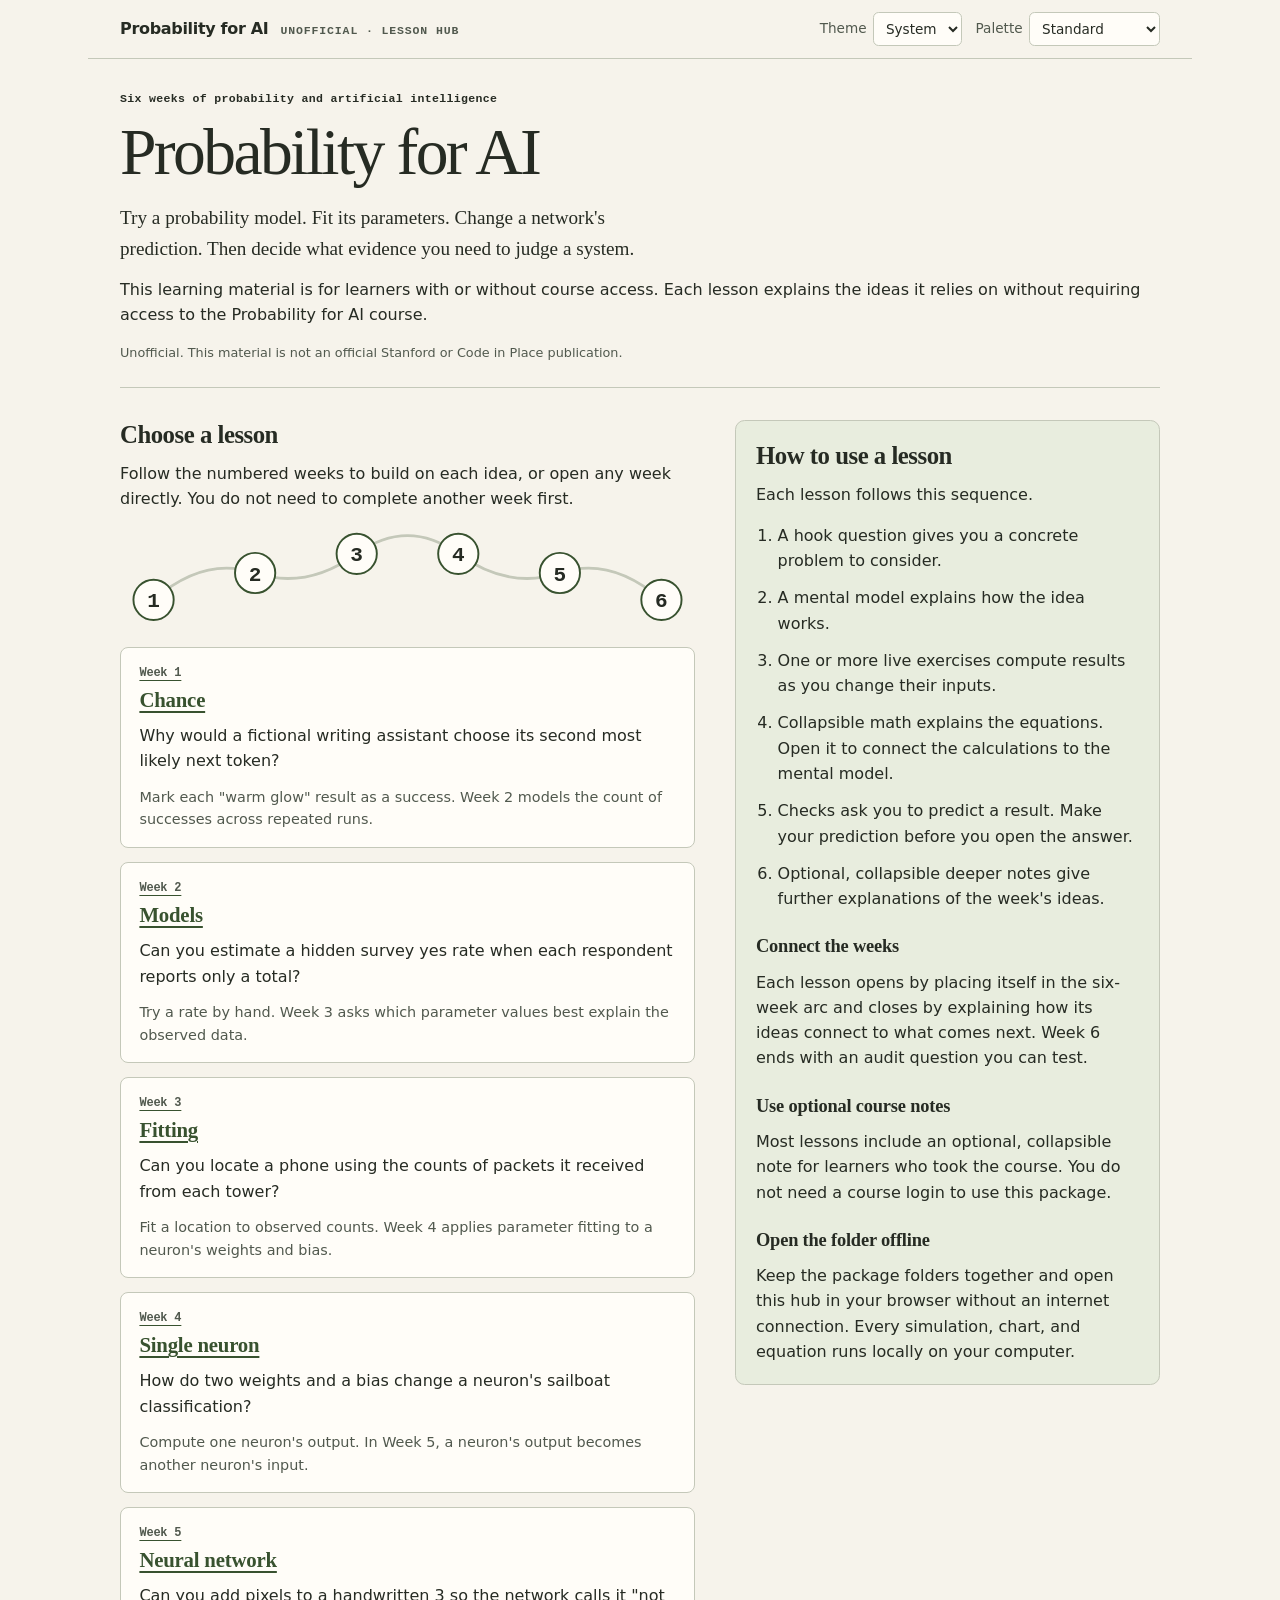
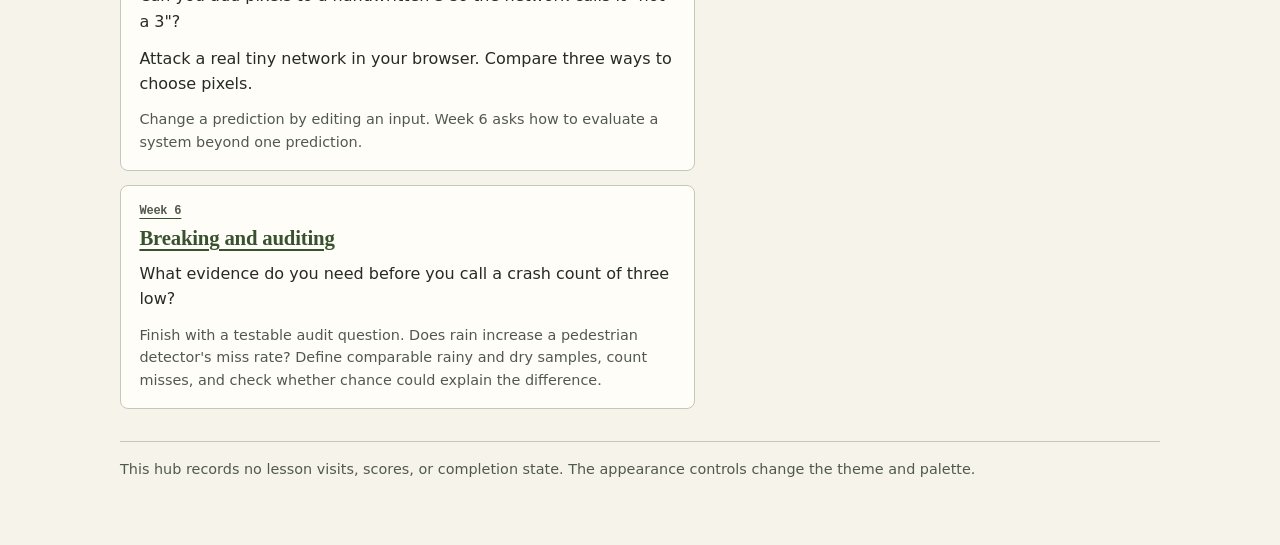
<file: index.html>
<!doctype html>
<html lang="en">
<head>
  <meta charset="utf-8">
  <meta name="viewport" content="width=device-width, initial-scale=1">
  <meta name="description" content="Unofficial Probability for AI learning material. Six self-contained lessons work offline without course access.">
  <title>Probability for AI | Lesson hub</title>
  <link rel="stylesheet" href="shared/site.css">
  <style>
    .hub {
      display: grid;
      gap: 2rem;
      max-inline-size: 47rem;
      margin: auto;
      padding: 2rem clamp(1rem, 4vw, 2rem) 4rem;
    }
    .hub > * { min-inline-size: 0; }
    .hub-intro { border-block-end: 1px solid var(--line); padding-block-end: 1.5rem; }
    .hub-intro h1 { margin-block: 0.65rem 1rem; }
    .hub-intro .lead { font: 1.2rem/1.6 var(--serif); max-inline-size: 58ch; }
    .hub .eyebrow { text-transform: none; letter-spacing: 0.03em; }
    .arc-visual { display: block; inline-size: 100%; block-size: auto; margin-block: 1rem; }
    .arc-visual path { fill: none; stroke: var(--line); stroke-width: 3; }
    .arc-visual circle { fill: var(--card); stroke: var(--chart-1); stroke-width: 2; }
    .arc-visual text { fill: var(--ink); font: 600 22px var(--mono); text-anchor: middle; }
    .lesson-choices { margin: 1.25rem 0 0; padding: 0; list-style: none; display: grid; gap: 0.85rem; }
    .lesson-choice { border: 1px solid var(--line); border-radius: 0.5rem; background: var(--card); padding: 1rem 1.15rem; }
    .lesson-choice h3 { font-size: 1.3rem; }
    .lesson-choice a { display: inline-block; }
    .week-label { display: block; font: 600 0.75rem/1.5 var(--mono); color: var(--muted); margin-block-end: 0.25rem; }
    .lesson-choice .connection { color: var(--muted); font-size: 0.9rem; }
    .hub-guide { align-self: start; border: 1px solid var(--line); border-radius: 0.6rem; background: var(--panel); padding: 1.25rem; }
    .hub-guide ol { padding-inline-start: 1.35rem; margin-block: 1rem; }
    .hub-guide li + li { margin-block-start: 0.75rem; }
    .hub-guide h3 { margin-block-start: 1.5rem; }
    .hub-footer { border-block-start: 1px solid var(--line); padding-block-start: 1rem; font-size: 0.9rem; color: var(--muted); }
    @media (min-width: 64rem) {
      .hub { max-inline-size: 69rem; grid-template-columns: minmax(0, 1.15fr) minmax(0, 0.85fr); column-gap: 2.5rem; }
      .hub-intro, .hub-footer { grid-column: 1 / -1; }
    }
  </style>
  <script src="shared/site.js" defer></script>
</head>
<body>
  <a class="skip-link" href="#main-content">Skip to lessons</a>
  <header class="lesson-bar">
    <div class="series">
      <a class="brand" href="index.html">Probability for AI</a>
      <span class="muted eyebrow">Unofficial · Lesson hub</span>
    </div>
    <div class="bar-controls">
      <label class="bar-control" for="theme-select">Theme
        <select id="theme-select">
          <option value="system">System</option>
          <option value="light">Light</option>
          <option value="dark">Dark</option>
        </select>
      </label>
      <label class="bar-control" for="palette-select">Palette
        <select id="palette-select">
          <option value="default">Standard</option>
          <option value="cb">High-contrast</option>
        </select>
      </label>
    </div>
  </header>
  <main id="main-content" class="hub" tabindex="-1">
    <header class="hub-intro">
      <p class="eyebrow">Six weeks of probability and artificial intelligence</p>
      <h1>Probability for AI</h1>
      <p class="lead">Try a probability model. Fit its parameters. Change a network's prediction. Then decide what evidence you need to judge a system.</p>
      <p>This learning material is for learners with or without course access. Each lesson explains the ideas it relies on without requiring access to the Probability for AI course.</p>
      <p class="unofficial-note">Unofficial. This material is not an official Stanford or Code in Place publication.</p>
    </header>

    <nav aria-labelledby="lessons-heading">
      <h2 id="lessons-heading">Choose a lesson</h2>
      <p>Follow the numbered weeks to build on each idea, or open any week directly. You do not need to complete another week first.</p>
      <svg class="arc-visual" viewBox="0 0 600 104" aria-hidden="true" focusable="false">
        <path d="M35 76 Q88 30 141 48 T247 28 T353 28 T459 48 T565 76" />
        <circle cx="35" cy="76" r="21" /><text x="35" y="84">1</text>
        <circle cx="141" cy="48" r="21" /><text x="141" y="56">2</text>
        <circle cx="247" cy="28" r="21" /><text x="247" y="36">3</text>
        <circle cx="353" cy="28" r="21" /><text x="353" y="36">4</text>
        <circle cx="459" cy="48" r="21" /><text x="459" y="56">5</text>
        <circle cx="565" cy="76" r="21" /><text x="565" y="84">6</text>
      </svg>
      <ol class="lesson-choices" role="list">
        <li class="lesson-choice">
          <h3><a href="lessons/week1.html"><span class="week-label">Week 1</span>Chance</a></h3>
          <p>Why would a fictional writing assistant choose its second most likely next token?</p>
          <p class="connection">Mark each "warm glow" result as a success. Week 2 models the count of successes across repeated runs.</p>
        </li>
        <li class="lesson-choice">
          <h3><a href="lessons/week2.html"><span class="week-label">Week 2</span>Models</a></h3>
          <p>Can you estimate a hidden survey yes rate when each respondent reports only a total?</p>
          <p class="connection">Try a rate by hand. Week 3 asks which parameter values best explain the observed data.</p>
        </li>
        <li class="lesson-choice">
          <h3><a href="lessons/week3.html"><span class="week-label">Week 3</span>Fitting</a></h3>
          <p>Can you locate a phone using the counts of packets it received from each tower?</p>
          <p class="connection">Fit a location to observed counts. Week 4 applies parameter fitting to a neuron's weights and bias.</p>
        </li>
        <li class="lesson-choice">
          <h3><a href="lessons/week4.html"><span class="week-label">Week 4</span>Single neuron</a></h3>
          <p>How do two weights and a bias change a neuron's sailboat classification?</p>
          <p class="connection">Compute one neuron's output. In Week 5, a neuron's output becomes another neuron's input.</p>
        </li>
        <li class="lesson-choice">
          <h3><a href="lessons/week5.html"><span class="week-label">Week 5</span>Neural network</a></h3>
          <p>Can you add pixels to a handwritten 3 so the network calls it "not a 3"?</p>
          <p>Attack a real tiny network in your browser. Compare three ways to choose pixels.</p>
          <p class="connection">Change a prediction by editing an input. Week 6 asks how to evaluate a system beyond one prediction.</p>
        </li>
        <li class="lesson-choice">
          <h3><a href="lessons/week6.html"><span class="week-label">Week 6</span>Breaking and auditing</a></h3>
          <p>What evidence do you need before you call a crash count of three low?</p>
          <p class="connection">Finish with a testable audit question. Does rain increase a pedestrian detector's miss rate? Define comparable rainy and dry samples, count misses, and check whether chance could explain the difference.</p>
        </li>
      </ol>
    </nav>

    <aside class="hub-guide" aria-labelledby="guide-heading">
      <h2 id="guide-heading">How to use a lesson</h2>
      <p>Each lesson follows this sequence.</p>
      <ol>
        <li>A hook question gives you a concrete problem to consider.</li>
        <li>A mental model explains how the idea works.</li>
        <li>One or more live exercises compute results as you change their inputs.</li>
        <li>Collapsible math explains the equations. Open it to connect the calculations to the mental model.</li>
        <li>Checks ask you to predict a result. Make your prediction before you open the answer.</li>
        <li>Optional, collapsible deeper notes give further explanations of the week's ideas.</li>
      </ol>
      <h3>Connect the weeks</h3>
      <p>Each lesson opens by placing itself in the six-week arc and closes by explaining how its ideas connect to what comes next. Week 6 ends with an audit question you can test.</p>
      <h3>Use optional course notes</h3>
      <p>Most lessons include an optional, collapsible note for learners who took the course. You do not need a course login to use this package.</p>
      <h3>Open the folder offline</h3>
      <p>Keep the package folders together and open this hub in your browser without an internet connection. Every simulation, chart, and equation runs locally on your computer.</p>
    </aside>

    <footer class="hub-footer">
      <p>This hub records no lesson visits, scores, or completion state. The appearance controls change the theme and palette.</p>
    </footer>
  </main>
</body>
</html>
</file>
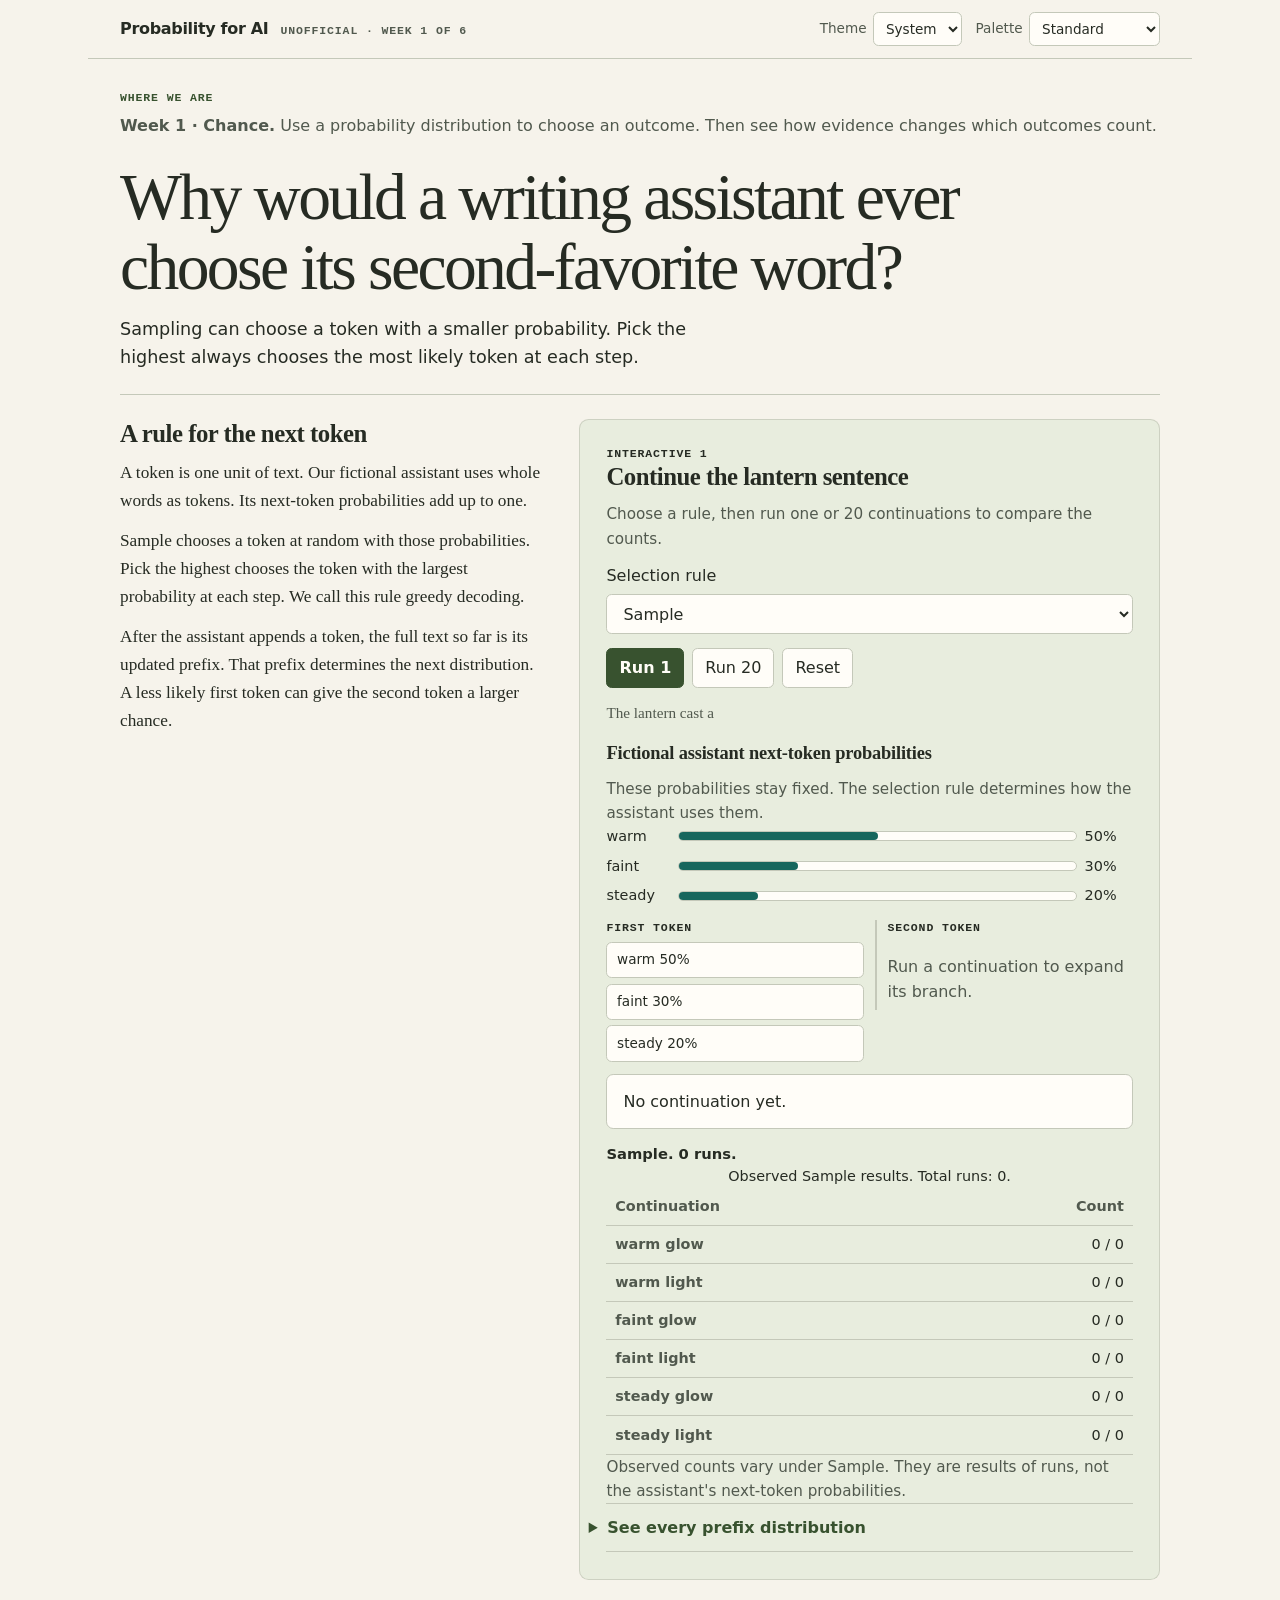
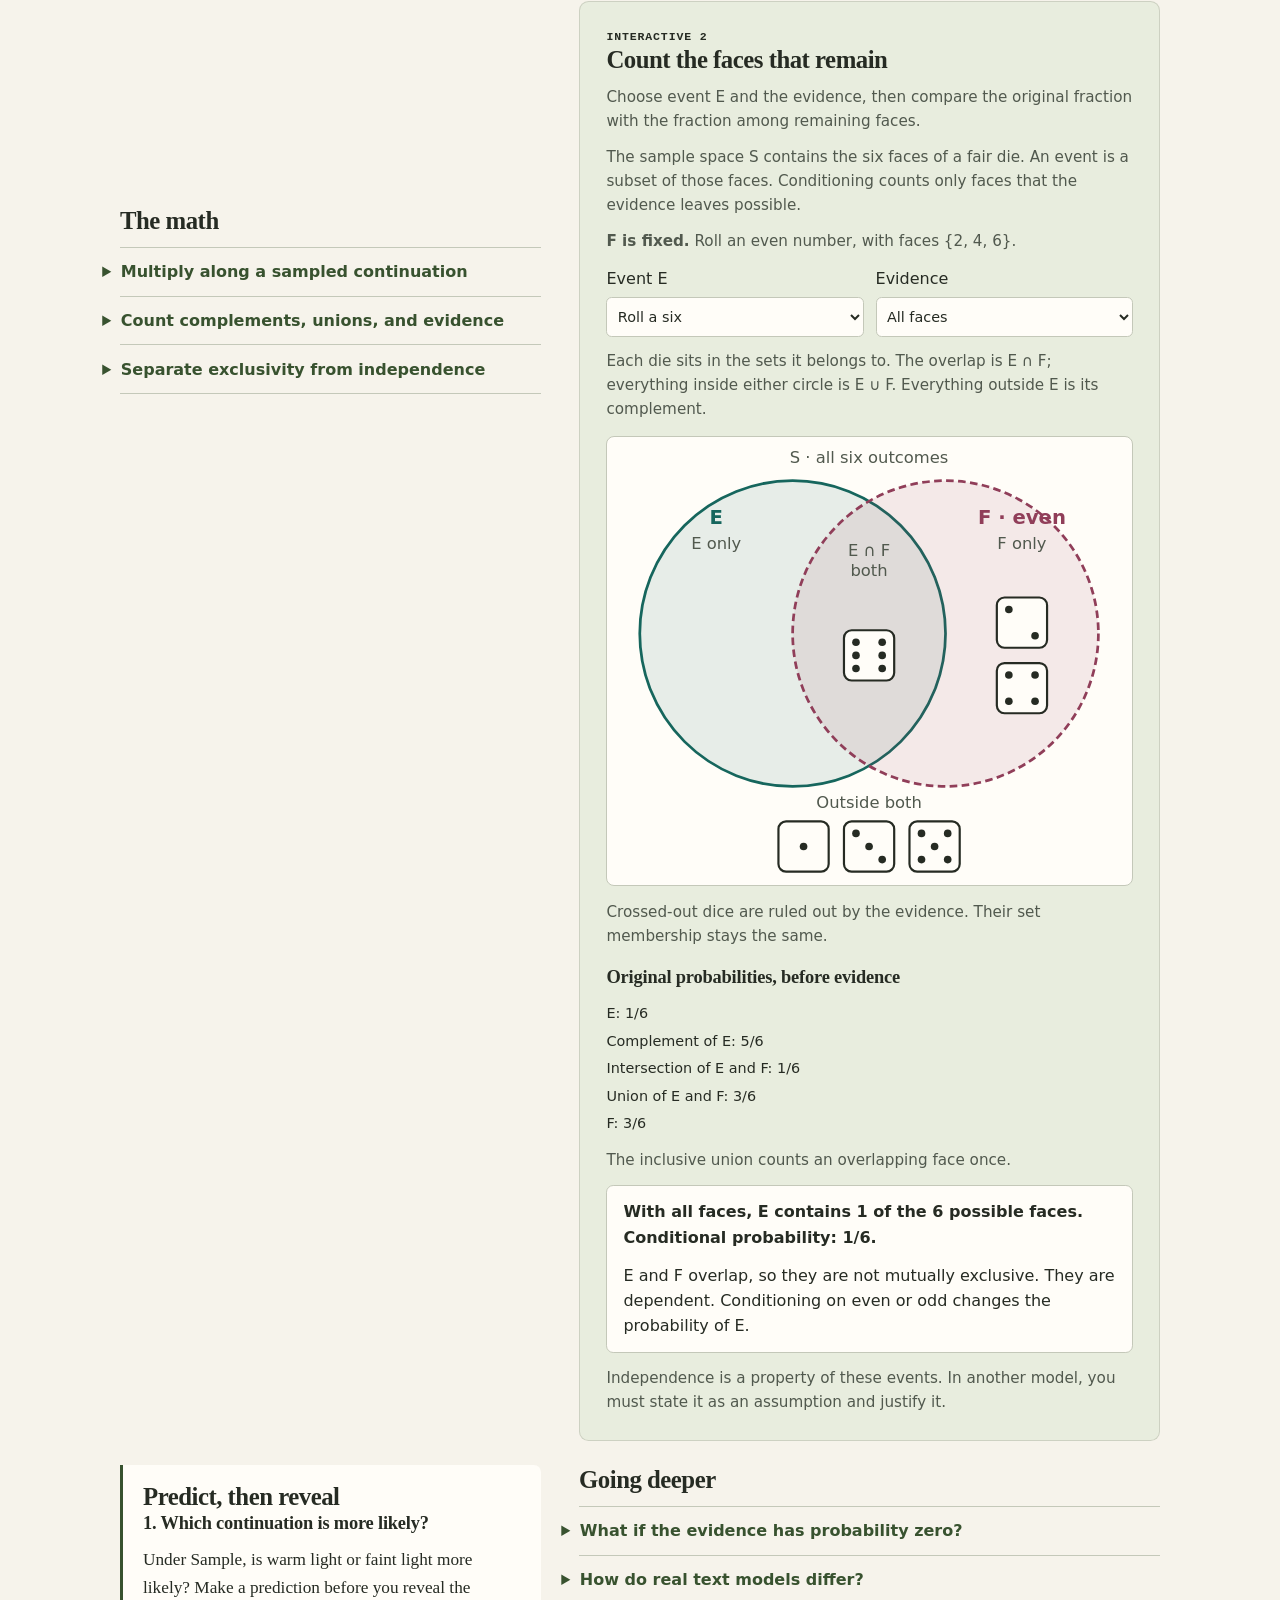
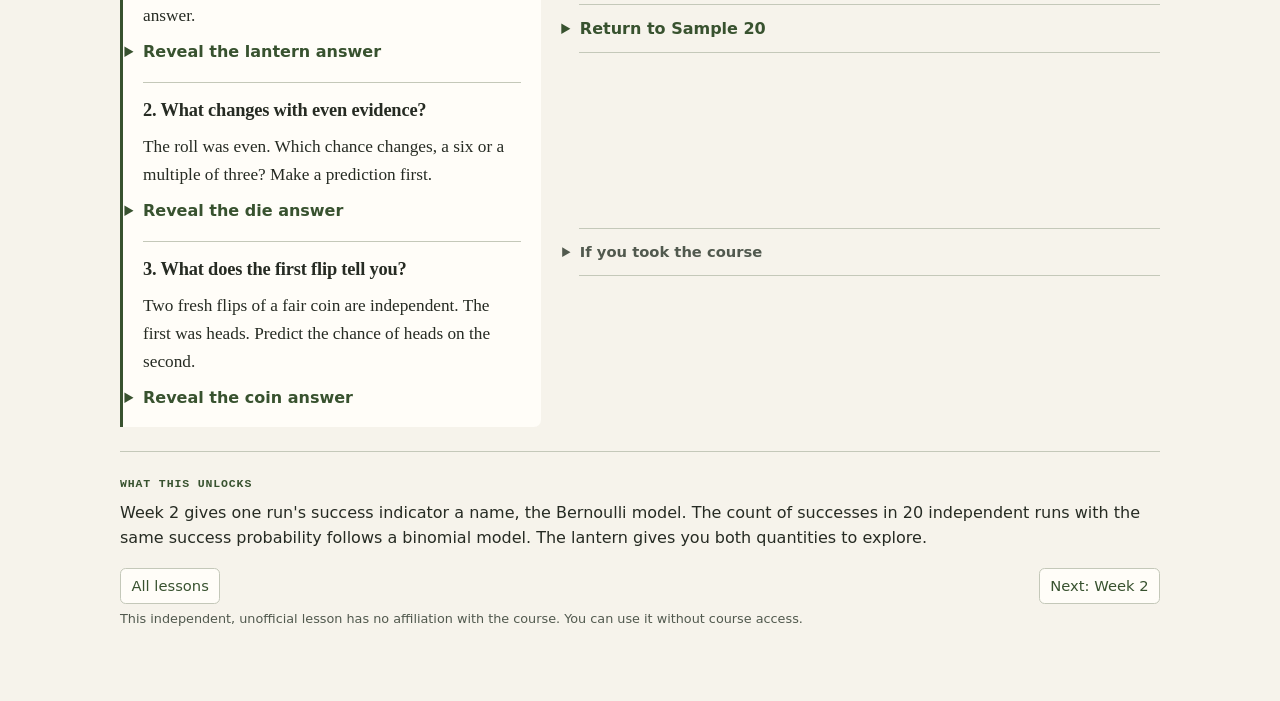
<file: lessons/week1.html>
<!doctype html>
<html lang="en">
<head>
<meta charset="utf-8">
<meta name="viewport" content="width=device-width, initial-scale=1">
<title>Week 1 · Chance | Probability for AI</title>
<link rel="stylesheet" href="../vendor/katex/katex.min.css">
<link rel="stylesheet" href="../shared/site.css">
<style>
.interactive h3 { margin-block: 1.1rem .5rem; }
.control { display: grid; gap: .35rem; margin-block: .8rem; }
.control select { width: 100%; min-width: 0; }
.bars { display: grid; gap: .45rem; }
.prob-row { display: grid; grid-template-columns: 4rem 1fr 3rem; gap: .45rem; align-items: center; font-size: .9rem; }
.track { height: .6rem; border-radius: 1rem; background: var(--card); border: 1px solid var(--line); }
.fill { height: 100%; border-radius: inherit; background: var(--chart-2); }
.branch { display: grid; grid-template-columns: 1fr 1fr; gap: .7rem; align-items: start; margin-block: .8rem; }
.branch-step + .branch-step { border-inline-start: 2px solid var(--line); padding-inline-start: .65rem; }
.branch-step { display: grid; gap: .35rem; }
.node { padding: .4rem .6rem; border: 1px solid var(--line); border-radius: .35rem; background: var(--card); font-size: .85rem; }
.node.selected { border: 2px solid var(--accent); font-weight: 650; }
.path-note { margin-block-start: .3rem; font-size: .8rem; color: var(--muted); }
.prefix { font-family: var(--serif); font-size: 1.15rem; margin-block: .8rem; }
.latest { margin-block: .8rem; }
.die-controls { display: grid; grid-template-columns: repeat(2, minmax(0, 1fr)); gap: .75rem; }
.die-controls .control { min-width: 0; }
.die-controls select { font-size: .9rem; padding-inline: .4rem; }
.set-diagram { margin-block: .9rem; border: 1px solid var(--line); border-radius: .5rem; background: var(--card); }
.set-diagram svg { display: block; width: 100%; height: auto; }
.set-e { fill: var(--chart-2); fill-opacity: .1; stroke: var(--chart-2); stroke-width: 2.5; }
.set-f { fill: var(--chart-3); fill-opacity: .1; stroke: var(--chart-3); stroke-width: 2.5; stroke-dasharray: 7 4; }
.set-label { font: 700 18px var(--sans); fill: var(--ink); text-anchor: middle; }
.set-label-e { fill: var(--chart-2); }
.set-label-f { fill: var(--chart-3); }
.set-note { font: 15px var(--sans); fill: var(--muted); text-anchor: middle; }
.die-body { fill: #fffdf8; stroke: #262b23; stroke-width: 2; }
.die-pip { fill: #262b23; }
.die.ruled-out .die-face { opacity: .45; }
.die-strike { stroke: var(--ink); stroke-width: 3; stroke-linecap: round; }
.event-results { display: grid; gap: .3rem; font-size: .9rem; margin-block: .8rem; }
#conditional { font-weight: 650; }
#relationship { margin-block-start: .8rem; }
.check h3 { margin-block-end: .4rem; }
.deeper h2, .math h2 { margin-block-end: .7rem; }
.reading-prose details p { margin-block: .65rem; }
.formula { max-width: 100%; }
@media (max-width: 30rem) { .branch { grid-template-columns: 1fr; } .branch-step + .branch-step { border-inline-start: 0; border-block-start: 2px solid var(--line); padding-inline-start: 0; padding-block-start: .65rem; } .data-table th, .data-table td { padding-inline: .25rem; } }
</style>
</head>
<body>
<a class="skip-link" href="#main-content">Skip to lesson</a>
<header class="lesson-bar">
<div class="series"><a class="brand" href="../index.html">Probability for AI</a><span class="muted eyebrow">Unofficial · Week 1 of 6</span></div>
<div class="bar-controls">
<label class="bar-control" for="theme-select">Theme <select id="theme-select"><option value="system">System</option><option value="light">Light</option><option value="dark">Dark</option></select></label>
<label class="bar-control" for="palette-select">Palette <select id="palette-select"><option value="default">Standard</option><option value="cb">High-contrast</option></select></label>
</div>
</header>
<main id="main-content" class="lesson" tabindex="-1">
<aside class="context" aria-label="Where we are"><span class="eyebrow">Where we are</span><p><strong>Week 1 · Chance.</strong> Use a probability distribution to choose an outcome. Then see how evidence changes which outcomes count.</p></aside>
<header class="hook"><h1>Why would a writing assistant ever choose its second-favorite word?</h1><p>Sampling can choose a token with a smaller probability. Pick the highest always chooses the most likely token at each step.</p></header>
<section class="model reading-prose"><h2>A rule for the next token</h2><p>A token is one unit of text. Our fictional assistant uses whole words as tokens. Its next-token probabilities add up to one.</p><p>Sample chooses a token at random with those probabilities. Pick the highest chooses the token with the largest probability at each step. We call this rule greedy decoding.</p><p>After the assistant appends a token, the full text so far is its updated prefix. That prefix determines the next distribution. A less likely first token can give the second token a larger chance.</p></section>
<div class="interactive-stack">
<section class="interactive" aria-labelledby="lantern-title">
<div class="eyebrow">Interactive 1</div><h2 id="lantern-title">Continue the lantern sentence</h2><p>Choose a rule, then run one or 20 continuations to compare the counts.</p>
<label class="control" for="rule">Selection rule<select id="rule"><option value="sample">Sample</option><option value="highest">Pick the highest</option></select></label>
<div class="actions"><button id="run-one" class="primary">Run 1</button><button id="run-twenty">Run 20</button><button id="reset">Reset</button></div>
<p class="prefix">The lantern cast a</p>
<h3>Fictional assistant next-token probabilities</h3>
<p class="muted">These probabilities stay fixed. The selection rule determines how the assistant uses them.</p>
<div id="first-bars" class="bars" role="group" aria-label="First-token probabilities"></div>
<div class="branch" role="group" aria-label="Latest path through two tokens"><div class="branch-step"><p class="eyebrow">First token</p><div id="first-branches" class="branch-step"></div></div><div class="branch-step"><p class="eyebrow">Second token</p><p id="branch-prefix" class="muted">Run a continuation to expand its branch.</p><div id="second-branches" class="branch-step"></div></div></div>
<div id="latest" class="card latest">No continuation yet.</div>
<div id="lantern-status" class="result-status" role="status" aria-live="polite" aria-atomic="true">Sample. 0 runs.</div>
<table class="data-table"><caption id="counts-caption">Observed Sample results. Total runs: 0.</caption><thead><tr><th scope="col">Continuation</th><th scope="col" class="num">Count</th></tr></thead><tbody id="counts"></tbody></table>
<p class="muted" id="count-note">Observed counts vary under Sample. They are results of runs, not the assistant's next-token probabilities.</p>
<details class="disclosure"><summary>See every prefix distribution</summary><table class="data-table"><thead><tr><th>First token</th><th>glow</th><th>light</th></tr></thead><tbody><tr><th>warm</th><td>75%</td><td>25%</td></tr><tr><th>faint</th><td>40%</td><td>60%</td></tr><tr><th>steady</th><td>55%</td><td>45%</td></tr></tbody></table></details>
</section>
<section class="interactive" aria-labelledby="die-title"><div class="eyebrow">Interactive 2</div><h2 id="die-title">Count the faces that remain</h2><p>Choose event E and the evidence, then compare the original fraction with the fraction among remaining faces.</p>
<p>The sample space S contains the six faces of a fair die. An event is a subset of those faces. Conditioning counts only faces that the evidence leaves possible.</p>
<p><strong>F is fixed.</strong> Roll an even number, with faces {2, 4, 6}.</p>
<div class="die-controls">
<label class="control" for="event">Event E<select id="event"><option value="six">Roll a six</option><option value="three">Roll a multiple of three</option><option value="odd">Roll an odd number</option><option value="four">Roll a 1, 2, 3, or 4</option></select></label>
<label class="control" for="evidence">Evidence<select id="evidence"><option value="all">All faces</option><option value="even">Even only</option><option value="odd">Odd only</option></select></label>
</div>
<p class="muted">Each die sits in the sets it belongs to. The overlap is E ∩ F; everything inside either circle is E ∪ F. Everything outside E is its complement.</p>
<div id="die-grid" class="set-diagram"></div>
<p class="muted">Crossed-out dice are ruled out by the evidence. Their set membership stays the same.</p>
<h3>Original probabilities, before evidence</h3><div id="event-results" class="event-results"></div><p class="muted">The inclusive union counts an overlapping face once.</p>
<div class="card latest" role="status" aria-live="polite" aria-atomic="true"><p id="conditional"></p><p id="relationship"></p></div>
<p class="muted">Independence is a property of these events. In another model, you must state it as an assumption and justify it.</p>
</section>
</div>
<section class="math reading-prose"><h2>The math</h2>
<details class="disclosure"><summary>Multiply along a sampled continuation</summary><div class="disclosure-body"><p>The second choice depends on the prefix. Multiply the first probability by the second probability given that first token.</p><div class="formula">$P(\text{warm glow})=P(\text{warm})P(\text{glow}\mid\text{warm})$</div><div class="formula">$0.50\times0.75=0.375$</div><p>Under Sample, warm glow has a 37.5% chance. Pick the highest always chooses warm glow in this example.</p></div></details>
<details class="disclosure"><summary>Count complements, unions, and evidence</summary><div class="disclosure-body"><p>The complement contains every face outside E. Its count is six minus the count in E.</p><div class="formula">$P(E^c)=1-P(E)$</div><p>Add the counts in E and F for their union. Subtract the intersection because that addition counts it twice.</p><div class="formula">$P(E\cup F)=P(E)+P(F)-P(E\cap F)$</div><p>For evidence F with positive probability, divide the probability of both events by the probability of F.</p><div class="formula">$P(E\mid F)=\frac{P(E\cap F)}{P(F)},\quad P(F)>0$</div><p>A six occupies one of six faces, but one of three even faces. Its chance changes from 1/6 to 1/3. A multiple of three occupies two of six faces and one of three even faces. Its chance stays at 1/3.</p><p>F together with its complement contains the whole sample space. Evidence that allows every face changes nothing.</p><div class="formula">$F\cup F^c=S,\qquad P(E\mid S)=P(E)$</div></div></details>
<details class="disclosure"><summary>Separate exclusivity from independence</summary><div class="disclosure-body"><p>Mutually exclusive events have no outcomes in common.</p><div class="formula">$E\cap F=\varnothing\quad\Longrightarrow\quad P(E\cap F)=0$</div><p>Then $P(E\mid F)=0$ when $P(F)>0$. The reverse conditional $P(F\mid E)=0$ requires $P(E)>0$.</p><p>Independence means that the joint probability equals the product of the individual probabilities.</p><div class="formula">$P(E\cap F)=P(E)P(F)$</div><p>Odd and even are mutually exclusive and dependent. Knowing the roll is even rules out odd. Multiples of three and even overlap and are independent. One of the three even faces is a multiple of three, just as two of all six faces are.</p><p>Rolling a 1, 2, 3, or 4 is also independent of even. Its chance is $4/6=2/3$ overall and $2/3$ among even faces.</p></div></details>
</section>
<section class="check reading-prose"><h2>Predict, then reveal</h2>
<div class="check-item"><h3>1. Which continuation is more likely?</h3><p>Under Sample, is warm light or faint light more likely? Make a prediction before you reveal the answer.</p><details><summary>Reveal the lantern answer</summary><p>Faint light has probability $0.30\times0.60=18\%$. Warm light has probability $0.50\times0.25=12.5\%$. Light's conditional probability depends on the first token.</p></details></div>
<div class="check-item"><h3>2. What changes with even evidence?</h3><p>The roll was even. Which chance changes, a six or a multiple of three? Make a prediction first.</p><details><summary>Reveal the die answer</summary><p>A six changes from 1/6 to 1/3. A multiple of three stays at 1/3. The first event depends on even evidence. The second event is independent of it.</p></details></div>
<div class="check-item"><h3>3. What does the first flip tell you?</h3><p>Two fresh flips of a fair coin are independent. The first was heads. Predict the chance of heads on the second.</p><details><summary>Reveal the coin answer</summary><p>The chance is 1/2. The stated independence makes the first flip irrelevant to the probability for the second flip.</p></details></div>
</section>
<section class="deeper reading-prose"><h2>Going deeper</h2>
<details class="disclosure"><summary>What if the evidence has probability zero?</summary><p>The elementary conditional probability ratio divides by $P(F)$. If $P(F)=0$, division by zero leaves this conditional undefined. The product definition of independence still applies when an event has probability zero or one.</p><p>When $0&lt;P(F)&lt;1$, both F and its complement have positive probability. Independence is then equivalent to the following equality.</p><div class="formula">$P(E)=P(E\mid F)=P(E\mid F^c)$</div></details>
<details class="disclosure"><summary>How do real text models differ?</summary><p>Real tokens can be pieces of words. A model uses its full prefix at every step. Our fictional assistant has only two steps and a small table of probabilities.</p><p>A sampled continuation's probability is the product of its successive conditional probabilities. The full prefix conditions each factor.</p><div class="formula">$P(t_1,\ldots,t_n\mid x)=\prod_{i=1}^{n}P(t_i\mid x,t_1,\ldots,t_{i-1})$</div><p>Here x is the starting prefix and each t is a token.</p></details>
<details class="disclosure"><summary>Return to Sample 20</summary><p>Define success as warm followed by glow in one fresh run. Each run starts with the same prefix and sampling rules. Each run independently succeeds with probability 0.375.</p><p>Give a success the value 1 and any other continuation the value 0. This is a success indicator. How many successes do you expect in 20 runs? How much could the count vary?</p><p>The expected count is $20\times0.375=7.5$. That is an average across repeated batches. One batch has a whole-number count and need not match that average. Return to Sample and Run 20 to compare batches.</p></details>
</section>
<details class="pointer disclosure"><summary>If you took the course</summary><p>The course covers this with a different example.</p></details>
<footer class="unlock"><span class="eyebrow">What this unlocks</span><p>Week 2 gives one run's success indicator a name, the Bernoulli model. The count of successes in 20 independent runs with the same success probability follows a binomial model. The lantern gives you both quantities to explore.</p><nav class="lesson-nav" aria-label="Lesson navigation"><a href="../index.html">All lessons</a><a href="week2.html">Next: Week 2</a></nav><p class="unofficial-note">This independent, unofficial lesson has no affiliation with the course. You can use it without course access.</p></footer>
</main>
<script src="../vendor/katex/katex.min.js"></script>
<script src="../vendor/katex/contrib/auto-render.min.js"></script>
<script src="../shared/site.js"></script>
<script>
(function () {
  'use strict';
  var words = ['warm', 'faint', 'steady'];
  var first = [0.5, 0.3, 0.2];
  var glow = [0.75, 0.4, 0.55];
  var counts = [0, 0, 0, 0, 0, 0];
  var total = 0;
  var latest = null;
  function el(id) { return document.getElementById(id); }
  function percent(p) { return Math.round(p * 100) + '%'; }
  function bar(word, probability) {
    return '<div class="prob-row"><span>' + word + '</span><div class="track"><div class="fill" style="width:' + percent(probability) + '"></div></div><span>' + percent(probability) + '</span></div>';
  }
  el('first-bars').innerHTML = words.map(function (word, i) { return bar(word, first[i]); }).join('');
  function renderLantern() {
    var ruleName = el('rule').value === 'sample' ? 'Sample' : 'Pick the highest';
    el('first-branches').innerHTML = words.map(function (word, i) {
      return '<div class="node' + (latest && latest.a === i ? ' selected' : '') + '">' + word + ' ' + percent(first[i]) + (latest && latest.a === i ? ' · Selected first' : '') + '</div>';
    }).join('');
    el('second-branches').innerHTML = latest ? ['glow', 'light'].map(function (word, j) {
      var p = j === 0 ? glow[latest.a] : 1 - glow[latest.a];
      return '<div class="node' + (latest.b === j ? ' selected' : '') + '">' + bar(word, p) + '<div class="path-note">' + (latest.b === j ? 'Selected path ends here.' : 'Other option.') + '</div></div>';
    }).join('') : '';
    el('branch-prefix').textContent = latest ? 'After "The lantern cast a ' + words[latest.a] + '"' : 'Run a continuation to expand its branch.';
    el('latest').textContent = latest ? 'The lantern cast a ' + words[latest.a] + ' ' + (latest.b === 0 ? 'glow' : 'light') + '. First token: ' + percent(first[latest.a]) + '. Second token given this prefix: ' + percent(latest.b === 0 ? glow[latest.a] : 1 - glow[latest.a]) + '.' : 'No continuation yet.';
    el('counts').innerHTML = counts.map(function (count, i) { return '<tr><th scope="row">' + words[Math.floor(i / 2)] + ' ' + (i % 2 === 0 ? 'glow' : 'light') + '</th><td class="num">' + count + ' / ' + total + '</td></tr>'; }).join('');
    el('counts-caption').textContent = 'Observed ' + ruleName + ' results. Total runs: ' + total + '.';
    el('count-note').textContent = ruleName === 'Sample' ? "Observed counts vary under Sample. They are results of runs, not the assistant's next-token probabilities." : 'Pick the highest always chooses warm glow. These counts describe this rule, not a sampling distribution.';
    el('lantern-status').textContent = ruleName + '. ' + total + ' runs.' + (latest ? ' Latest: ' + words[latest.a] + ' ' + (latest.b === 0 ? 'glow' : 'light') + '.' : '');
  }
  function run(n) {
    for (var i = 0; i < n; i++) {
      var a = 0;
      var b = 0;
      if (el('rule').value === 'sample') {
        var draw = Math.random();
        a = draw < first[0] ? 0 : draw < first[0] + first[1] ? 1 : 2;
        b = Math.random() < glow[a] ? 0 : 1;
      }
      counts[a * 2 + b]++;
      total++;
      latest = { a: a, b: b };
    }
    renderLantern();
  }
  function reset() { counts = [0, 0, 0, 0, 0, 0]; total = 0; latest = null; renderLantern(); }
  el('rule').addEventListener('change', reset);
  el('reset').addEventListener('click', reset);
  el('run-one').addEventListener('click', function () { run(1); });
  el('run-twenty').addEventListener('click', function () { run(20); });
  var presets = { six: [6], three: [3, 6], odd: [1, 3, 5], four: [1, 2, 3, 4] };
  var faces = [1, 2, 3, 4, 5, 6];
  function dieSvg(n, x, y, possible, membership) {
    var pipPositions = [[], [[0, 0]], [[-12, -12], [12, 12]], [[-12, -12], [0, 0], [12, 12]], [[-12, -12], [12, -12], [-12, 12], [12, 12]], [[-12, -12], [12, -12], [0, 0], [-12, 12], [12, 12]], [[-12, -12], [12, -12], [-12, 0], [12, 0], [-12, 12], [12, 12]]];
    var pips = pipPositions[n].map(function (p) { return '<circle class="die-pip" cx="' + p[0] + '" cy="' + p[1] + '" r="3.5"/>'; }).join('');
    return '<g class="die' + (possible ? '' : ' ruled-out') + '" transform="translate(' + x + ' ' + y + ')" role="img" aria-label="Roll ' + n + '. ' + membership + '. ' + (possible ? 'Possible' : 'Ruled out') + '"><g class="die-face"><rect class="die-body" x="-23" y="-23" width="46" height="46" rx="7"/>' + pips + '</g>' + (possible ? '' : '<path class="die-strike" d="M-25 25 L25 -25"/>') + '</g>';
  }
  function renderDie() {
    var event = presets[el('event').value];
    var evidence = el('evidence').value;
    var intersection = event.filter(function (n) { return n % 2 === 0; });
    var union = faces.filter(function (n) { return event.indexOf(n) !== -1 || n % 2 === 0; });
    var remaining = faces.filter(function (n) { return evidence === 'all' || (evidence === 'even' ? n % 2 === 0 : n % 2 !== 0); });
    var numerator = remaining.filter(function (n) { return event.indexOf(n) !== -1; }).length;
    var regions = [[], [], [], []];
    faces.forEach(function (n) {
      var inE = event.indexOf(n) !== -1;
      var inF = n % 2 === 0;
      regions[inE ? (inF ? 1 : 0) : (inF ? 2 : 3)].push(n);
    });
    var dice = regions.map(function (region, i) {
      return region.map(function (n, j) {
        var x = i === 3 ? 240 + (j - (region.length - 1) / 2) * 60 : [100, 240, 380][i];
        var y = i === 3 ? 375 : 200 + (j - (region.length - 1) / 2) * 60;
        var possible = remaining.indexOf(n) !== -1;
        var membership = ['In E, outside F', 'In both E and F', 'In F, outside E', 'Outside both E and F'][i];
        return dieSvg(n, x, y, possible, membership);
      }).join('');
    }).join('');
    el('die-grid').innerHTML = '<svg viewBox="0 0 480 410" role="group" aria-labelledby="sets-title sets-description"><title id="sets-title">Die outcomes in events E and F</title><desc id="sets-description">All six outcomes appear once. E is the solid circle on the left. F is the dashed circle on the right. Their overlap contains outcomes in both. Crossed-out dice are excluded by the evidence.</desc><text x="240" y="24" class="set-note">S · all six outcomes</text><circle cx="170" cy="180" r="140" class="set-e"/><circle cx="310" cy="180" r="140" class="set-f"/><text x="100" y="80" class="set-label set-label-e">E</text><text x="380" y="80" class="set-label set-label-f">F · even</text><text x="240" y="109" class="set-note">E ∩ F</text><text x="240" y="127" class="set-note">both</text><text x="100" y="103" class="set-note">E only</text><text x="380" y="103" class="set-note">F only</text><text x="240" y="340" class="set-note">Outside both</text>' + dice + '</svg>';
    el('event-results').innerHTML = '<div>E: ' + event.length + '/6</div><div>Complement of E: ' + (6 - event.length) + '/6</div><div>Intersection of E and F: ' + intersection.length + '/6</div><div>Union of E and F: ' + union.length + '/6</div><div>F: 3/6</div>';
    el('conditional').textContent = 'With ' + el('evidence').selectedOptions[0].text.toLowerCase() + ', E contains ' + numerator + ' of the ' + remaining.length + ' possible faces. Conditional probability: ' + numerator + '/' + remaining.length + '.';
    var independent = intersection.length * 6 === event.length * 3;
    var evidenceNote = evidence === 'all'
      ? (independent ? 'Knowing the roll is even or odd leaves the probability of E unchanged.' : 'Conditioning on even or odd changes the probability of E.')
      : evidence === 'even'
        ? (independent ? 'Knowing the roll is even leaves the probability of E unchanged.' : 'Knowing the roll is even changes the probability of E.')
        : (independent ? 'Knowing the roll is odd leaves the probability of E unchanged.' : 'Knowing the roll is odd changes the probability of E.');
    el('relationship').textContent = (intersection.length === 0 ? 'E and F are mutually exclusive. ' : 'E and F overlap, so they are not mutually exclusive. ') + (independent ? 'They are independent. ' : 'They are dependent. ') + evidenceNote;
  }
  el('event').addEventListener('change', renderDie);
  el('evidence').addEventListener('change', renderDie);
  renderLantern();
  renderDie();
})();
</script>
</body>
</html>
</file>
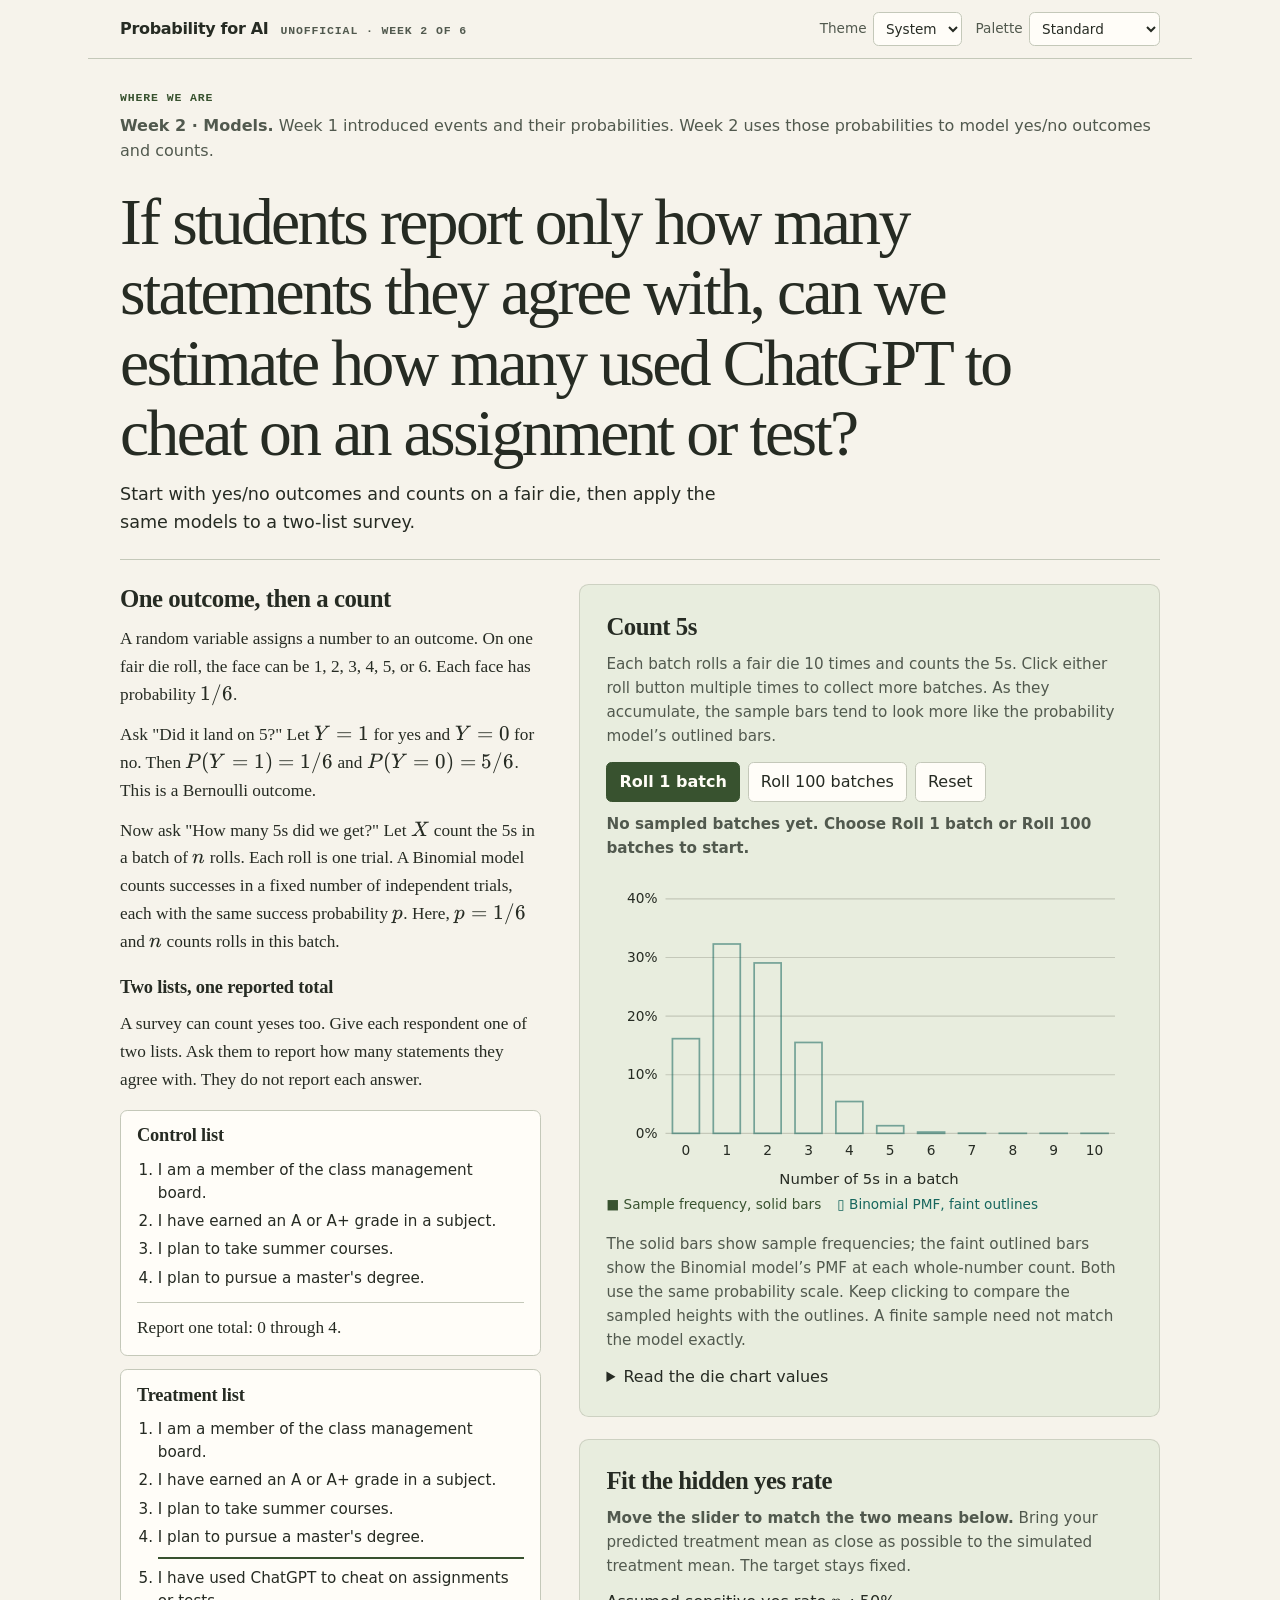
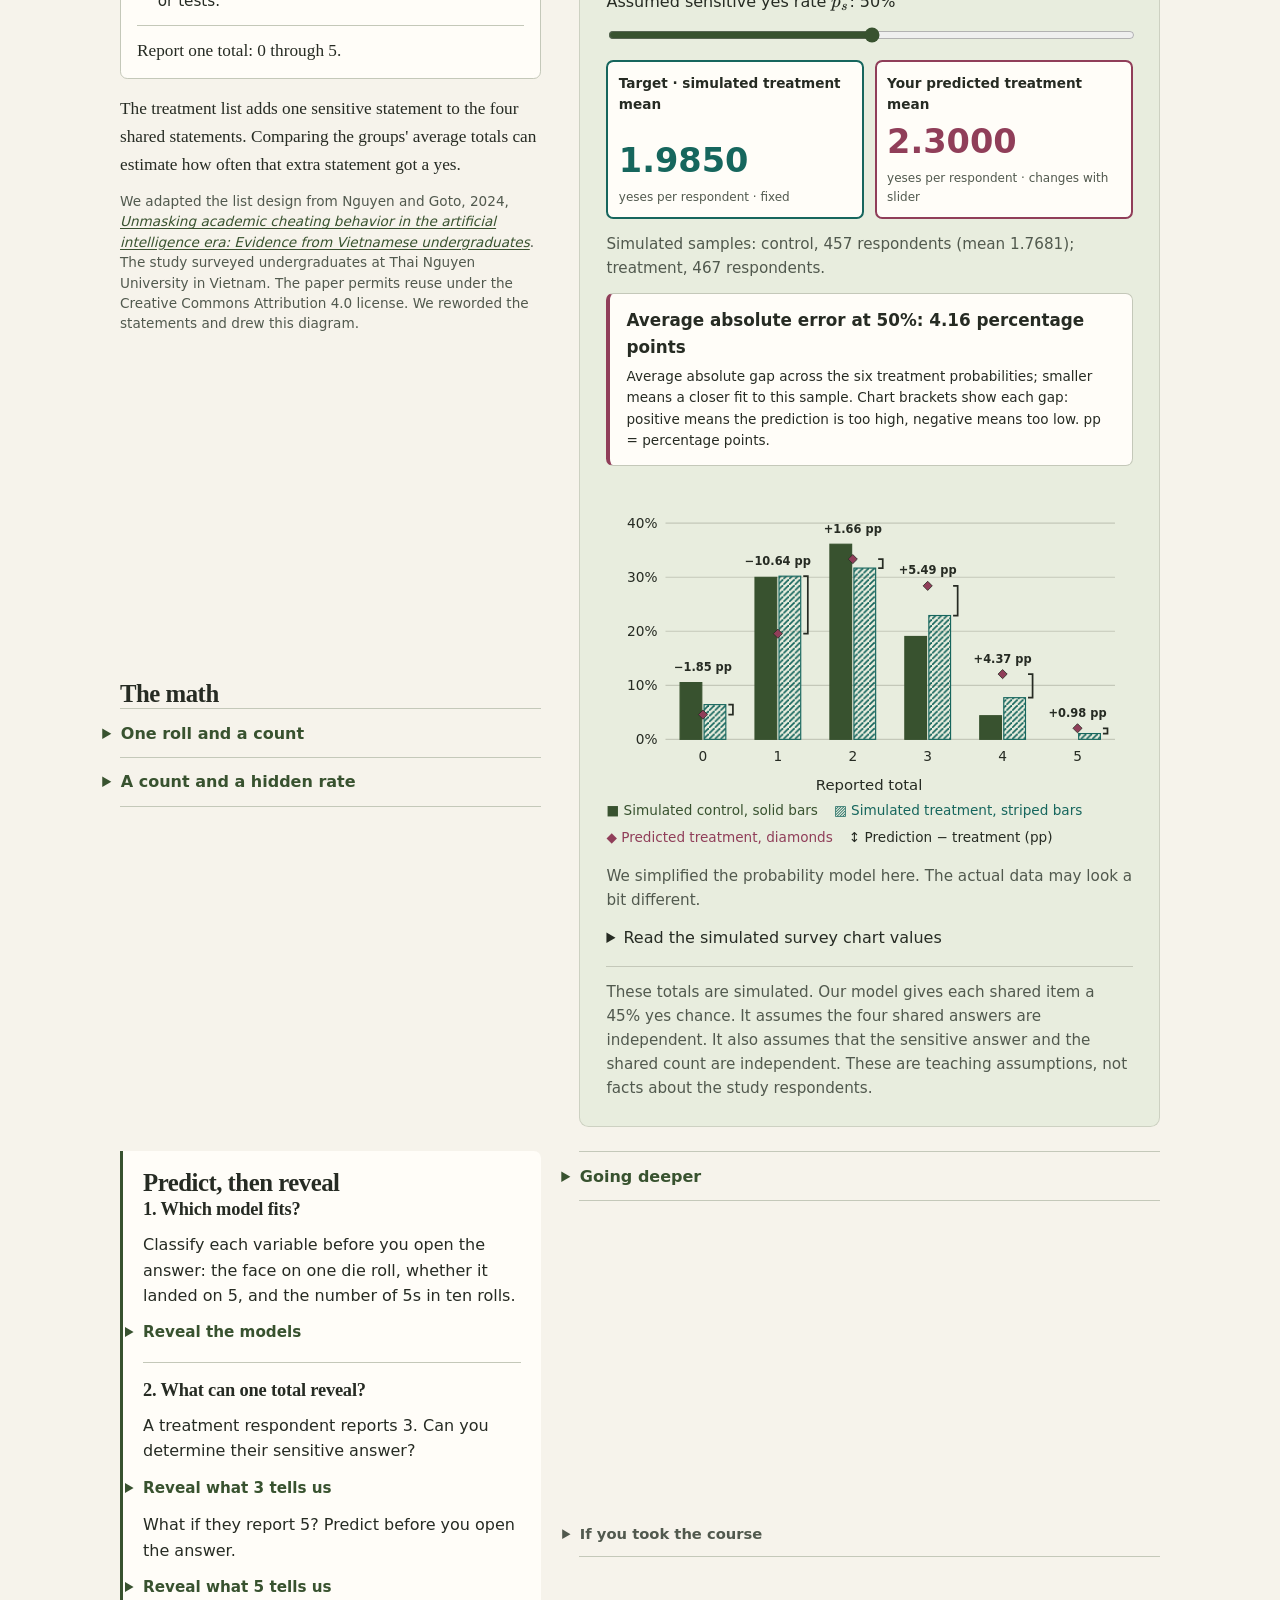
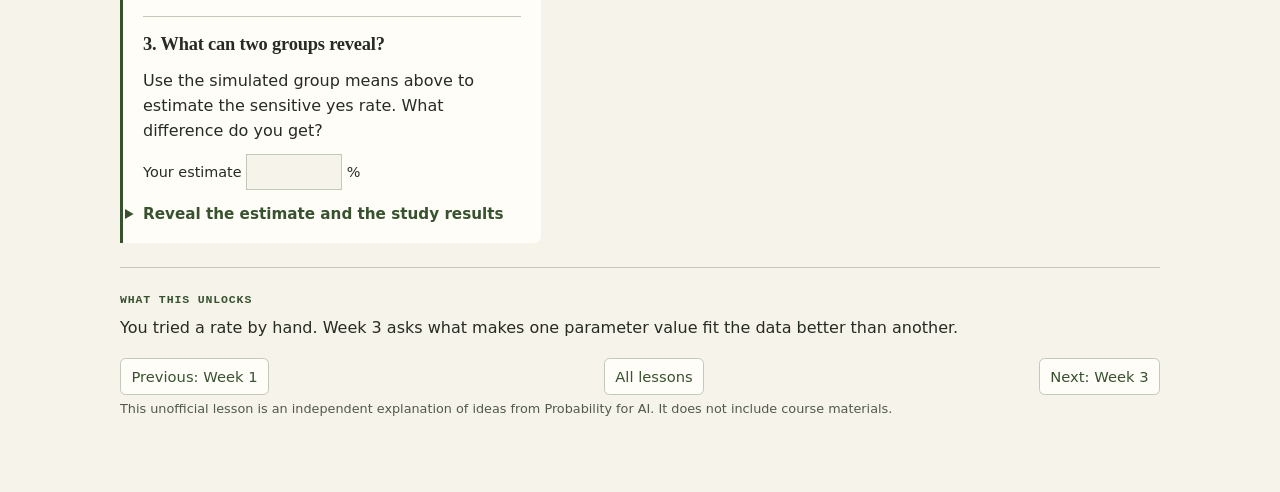
<file: lessons/week2.html>
<!doctype html>
<html lang="en">
<head>
<meta charset="utf-8">
<meta name="viewport" content="width=device-width, initial-scale=1">
<title>Week 2 · Models | Probability for AI</title>
<link rel="stylesheet" href="../vendor/katex/katex.min.css">
<link rel="stylesheet" href="../shared/site.css">
<style>
.two-lists { display: grid; gap: .8rem; margin-block: 1rem; }
.subhead { margin-block-start: 1.2rem; }
.followup-q { margin-block-start: .8rem; }
.two-lists ol { padding-inline-start: 1.3rem; font: .95rem/1.5 var(--sans); }
.two-lists .extra { border-block-start: 2px solid var(--accent); padding-block-start: .5rem; margin-block-start: .5rem; }
.report { border-block-start: 1px solid var(--line); padding-block-start: .65rem; margin-block-start: .8rem; font-weight: 650; }
.citation { font: .85rem/1.5 var(--sans) !important; color: var(--muted); }
.interactive h2 + p { margin-block: .65rem; }
.interactive input[type="range"] { width: 100%; margin-block: .8rem; }
.chart { margin-block: 1rem; }
.chart svg { display: block; width: 100%; height: auto; }
.legend { display: flex; flex-wrap: wrap; gap: .3rem 1rem; font-size: .85rem; }
.mean-comparison { display: grid; grid-template-columns: repeat(2, minmax(0, 1fr)); gap: .65rem; margin-block: .3rem .8rem; }
.mean-comparison > div { display: flex; flex-direction: column; gap: .4rem; min-width: 0; padding: .65rem; background: var(--card); border: 2px solid; border-radius: .45rem; }
.mean-comparison > .mean-target { border-color: var(--chart-2); }
.mean-comparison > .mean-predicted { border-color: var(--chart-3); }
.mean-label { font-size: .85rem; font-weight: 650; }
.mean-number { display: block; margin-block-start: auto; font-size: clamp(1.5rem, 5vw, 2.1rem); font-weight: 750; line-height: 1.2; font-variant-numeric: tabular-nums; }
.mean-target .mean-number { color: var(--chart-2); }
.mean-predicted .mean-number { color: var(--chart-3); }
.mean-unit { font-size: .75rem; color: var(--muted); }
.model-assumptions { margin-block-start: 1rem; padding-block-start: .8rem; border-block-start: 1px solid var(--line); }
.fit-error { margin-block: .8rem; border-inline-start: .25rem solid var(--chart-3); font-variant-numeric: tabular-nums; }
.fit-error strong { display: block; font-size: 1.05rem; }
.fit-error p { margin-block-start: .35rem; font-size: .85rem; }
.numeric { margin-block-start: .8rem; }
.table-scroll { overflow-x: auto; }
.data-table { min-inline-size: 20rem; }
.math .disclosure-body, .deeper .disclosure-body { font-family: var(--serif); }
.check h3 { margin-block-end: .5rem; }
.check details { margin-block-start: .75rem; }
.check summary { font-size: .95rem; }
.check details p { margin-block-start: .6rem; }
.predict { display: block; margin-block: .65rem; font-size: .9rem; }
.predict input { width: 6rem; padding: .35rem; background: var(--paper); color: var(--ink); border: 1px solid var(--line); }
#die-status, #survey-means, #prediction { font-variant-numeric: tabular-nums; }
@media (min-width: 40rem) and (max-width: 63.99rem) { .two-lists { grid-template-columns: 1fr 1fr; } }
</style>
</head>
<body>
<a class="skip-link" href="#main-content">Skip to lesson</a>
<header class="lesson-bar">
<div class="series"><a class="brand" href="../index.html">Probability for AI</a><span class="muted eyebrow">Unofficial · Week 2 of 6</span></div>
<div class="bar-controls">
<label class="bar-control" for="theme-select">Theme <select id="theme-select"><option value="system">System</option><option value="light">Light</option><option value="dark">Dark</option></select></label>
<label class="bar-control" for="palette-select">Palette <select id="palette-select"><option value="default">Standard</option><option value="cb">High-contrast</option></select></label>
</div>
</header>
<main id="main-content" class="lesson" tabindex="-1">
<aside class="context" aria-label="Where we are"><span class="eyebrow">Where we are</span><p><strong>Week 2 · Models.</strong> Week 1 introduced events and their probabilities. Week 2 uses those probabilities to model yes/no outcomes and counts.</p></aside>
<header class="hook"><h1>If students report only how many statements they agree with, can we estimate how many used ChatGPT to cheat on an assignment or test?</h1><p>Start with yes/no outcomes and counts on a fair die, then apply the same models to a two-list survey.</p></header>
<section class="model" aria-labelledby="mental-model">
<h2 id="mental-model">One outcome, then a count</h2>
<p>A random variable assigns a number to an outcome. On one fair die roll, the face can be 1, 2, 3, 4, 5, or 6. Each face has probability $1/6$.</p>
<p>Ask "Did it land on 5?" Let $Y=1$ for yes and $Y=0$ for no. Then $P(Y=1)=1/6$ and $P(Y=0)=5/6$. This is a Bernoulli outcome.</p>
<p>Now ask "How many 5s did we get?" Let $X$ count the 5s in a batch of $n$ rolls. Each roll is one trial. A Binomial model counts successes in a fixed number of independent trials, each with the same success probability $p$. Here, $p=1/6$ and $n$ counts rolls in this batch.</p>
<h3 class="subhead">Two lists, one reported total</h3>
<p>A survey can count yeses too. Give each respondent one of two lists. Ask them to report how many statements they agree with. They do not report each answer.</p>
<div class="two-lists" aria-label="Two survey lists with four shared statements and one extra treatment statement">
<div class="card"><h3>Control list</h3><ol><li>I am a member of the class management board.</li><li>I have earned an A or A+ grade in a subject.</li><li>I plan to take summer courses.</li><li>I plan to pursue a master's degree.</li></ol><p class="report">Report one total: 0 through 4.</p></div>
<div class="card"><h3>Treatment list</h3><ol><li>I am a member of the class management board.</li><li>I have earned an A or A+ grade in a subject.</li><li>I plan to take summer courses.</li><li>I plan to pursue a master's degree.</li><li class="extra">I have used ChatGPT to cheat on assignments or tests.</li></ol><p class="report">Report one total: 0 through 5.</p></div>
</div>
<p>The treatment list adds one sensitive statement to the four shared statements. Comparing the groups' average totals can estimate how often that extra statement got a yes.</p>
<p class="citation">We adapted the list design from Nguyen and Goto, 2024, <a href="https://doi.org/10.1007/s10639-024-12495-4"><cite>Unmasking academic cheating behavior in the artificial intelligence era: Evidence from Vietnamese undergraduates</cite></a>. The study surveyed undergraduates at Thai Nguyen University in Vietnam. The paper permits reuse under the Creative Commons Attribution 4.0 license. We reworded the statements and drew this diagram.</p>
</section>
<div class="interactive-stack">
<section class="interactive" aria-labelledby="die-title">
<h2 id="die-title">Count 5s</h2>
<p>Each batch rolls a fair die 10 times and counts the 5s. Click either roll button multiple times to collect more batches. As they accumulate, the sample bars tend to look more like the probability model’s outlined bars.</p>
<div class="actions"><button id="roll-one" class="primary">Roll 1 batch</button><button id="roll-hundred">Roll 100 batches</button><button id="reset-die">Reset</button></div>
<p id="die-status" class="result-status" role="status"></p>
<div id="die-chart" class="chart"></div>
<p class="muted">The solid bars show sample frequencies; the faint outlined bars show the Binomial model’s PMF at each whole-number count. Both use the same probability scale. Keep clicking to compare the sampled heights with the outlines. A finite sample need not match the model exactly.</p>
<details class="numeric"><summary>Read the die chart values</summary><div class="table-scroll"><table class="data-table"><caption>Counts of 5s per batch</caption><thead><tr><th scope="col">Count</th><th scope="col">Batches</th><th scope="col">Sample frequency</th><th scope="col">Exact probability</th></tr></thead><tbody id="die-values"></tbody></table></div></details>
</section>
<section class="interactive" aria-labelledby="fit-title">
<h2 id="fit-title">Fit the hidden yes rate</h2>
<p id="mean-match-help"><strong>Move the slider to match the two means below.</strong> Bring your predicted treatment mean as close as possible to the simulated treatment mean. The target stays fixed.</p>
<label for="sensitive-rate">Assumed sensitive yes rate $p_s$: <output id="rate-value" for="sensitive-rate">50%</output></label>
<input id="sensitive-rate" aria-describedby="mean-match-help" type="range" min="0" max="100" step="1" value="50">
<div class="mean-comparison" role="group" aria-label="Match your prediction to the target treatment mean">
<div class="mean-target"><span id="target-label" class="mean-label">Target · simulated treatment mean</span><output id="observed-mean" class="mean-number" aria-labelledby="target-label"></output><span class="mean-unit">yeses per respondent · fixed</span></div>
<div class="mean-predicted"><span id="prediction-label" class="mean-label">Your predicted treatment mean</span><output id="prediction" class="mean-number" for="sensitive-rate" aria-labelledby="prediction-label" role="status"></output><span class="mean-unit">yeses per respondent · changes with slider</span></div>
</div>
<p id="survey-means"></p>
<div class="card fit-error"><strong id="fit-error" role="status" aria-live="polite" aria-atomic="true"></strong><p>Average absolute gap across the six treatment probabilities; smaller means a closer fit to this sample. Chart brackets show each gap: positive means the prediction is too high, negative means too low. pp = percentage points.</p></div>
<div id="survey-chart" class="chart"></div>
<p>We simplified the probability model here. The actual data may look a bit different.</p>
<details class="numeric"><summary>Read the simulated survey chart values</summary><div class="table-scroll"><table class="data-table"><caption>Simulated totals and predicted treatment probabilities</caption><thead><tr><th scope="col">Total</th><th scope="col">Control count</th><th scope="col">Treatment count</th><th scope="col">Control frequency</th><th scope="col">Treatment frequency</th><th scope="col">Prediction</th><th scope="col">Prediction − treatment (pp)</th></tr></thead><tbody id="survey-values"></tbody></table></div></details>
<p class="model-assumptions">These totals are simulated. Our model gives each shared item a 45% yes chance. It assumes the four shared answers are independent. It also assumes that the sensitive answer and the shared count are independent. These are teaching assumptions, not facts about the study respondents.</p>
</section>
</div>
<section class="math" aria-labelledby="math-heading">
<h2 id="math-heading">The math</h2>
<details class="disclosure"><summary>One roll and a count</summary><div class="disclosure-body">
<p>A Bernoulli variable has two values. For one roll, $Y\sim\operatorname{Ber}(p)$ with $p=1/6$.</p>
<div class="formula">$$P(Y=1)=p,\qquad P(Y=0)=1-p.$$</div>
<p>For a fixed $n$ independent rolls, $X\sim\operatorname{Bin}(n,p)$. One specified arrangement of $k$ successes has probability $p^k(1-p)^{n-k}$. There are $\binom{n}{k}$ ways to place those successes among the rolls. Add their probabilities for $k = 0, \ldots, n$.</p>
<div class="formula">$$P(X=k)=\binom{n}{k}p^k(1-p)^{n-k}$$</div>
<p>The factor $\binom{n}{k}=n!/[k!(n-k)!]$ counts those placements. Here $p=1/6$.</p>
</div></details>
<details class="disclosure"><summary>A count and a hidden rate</summary><div class="disclosure-body">
<p>Let $H$ count yeses on the four shared items. Let $S$ be 1 for a sensitive yes and 0 for a sensitive no. The treatment total is $A=H+S$, and $p_s$ is the probability of a sensitive yes.</p>
<div class="formula">$$H\sim\operatorname{Bin}(4,0.45),\quad S\sim\operatorname{Ber}(p_s)$$</div>
<p>A total of $k$ has two possible causes. A sensitive no leaves $H=k$. A sensitive yes requires $H=k-1$. We assume $H$ and $S$ are independent, so the probabilities multiply in each case.</p>
<div class="formula">$$\begin{aligned}P(A=k)&=(1-p_s)P(H=k)\\&\quad+p_sP(H=k-1)\end{aligned}$$</div>
<p>Set $P(H=j)=0$ when $j$ is outside 0 through 4. The predicted mean is</p>
<div class="formula">$$E[A]=4(0.45)+p_s=1.80+p_s.$$</div>
<p>For the comparison between groups, assume their shared counts have equal expectations. Linearity of expectation then gives</p>
<div class="formula">$$E[A_{\mathrm{treatment}}]-E[H_{\mathrm{control}}]=p_s.$$</div>
<p>This mean argument does not require independence between $H$ and $S$. Subtract the control sample mean from the treatment sample mean to estimate $p_s$.</p>
</div></details>
</section>
<section class="check" aria-labelledby="check-title">
<h2 id="check-title">Predict, then reveal</h2>
<div class="check-item"><h3>1. Which model fits?</h3><p>Classify each variable before you open the answer: the face on one die roll, whether it landed on 5, and the number of 5s in ten rolls.</p><details><summary>Reveal the models</summary><p>The face is a six-outcome random variable. Whether it landed on 5 is a Bernoulli outcome with $p=1/6$. The number of 5s in ten independent rolls is a Binomial count with $n=10$ and $p=1/6$.</p></details></div>
<div class="check-item"><h3>2. What can one total reveal?</h3><p>A treatment respondent reports 3. Can you determine their sensitive answer?</p><details><summary>Reveal what 3 tells us</summary><p>No. They could have three shared yeses and a sensitive no. They could also have two shared yeses and a sensitive yes.</p></details><p class="followup-q">What if they report 5? Predict before you open the answer.</p><details><summary>Reveal what 5 tells us</summary><p>All five answers must be yes. This total reveals the sensitive answer.</p></details></div>
<div class="check-item"><h3>3. What can two groups reveal?</h3><p>Use the simulated group means above to estimate the sensitive yes rate. What difference do you get?</p><label class="predict" for="guess">Your estimate <input id="guess" type="number" min="-100" max="100" step="0.1"> %</label>
<details id="estimate-reveal"><summary>Reveal the estimate and the study results</summary>
<p id="sample-estimate"></p><p id="exact-estimate"></p>
<p>The simulation's generating rate is 23.7%. A finite sample estimate can differ from the rate that generated it.</p>
<p>Separately, Nguyen and Goto's real study estimated 23.7% through the list survey. When asked directly, 9.6% said yes. These published results describe the study population. Our simulated totals do not reproduce the study data or establish a rate for all students.</p>
</details></div>
</section>
<details class="deeper disclosure"><summary>Going deeper</summary><div class="disclosure-body">
<div><h3>Comparable groups</h3><p>Random assignment makes groups comparable on average. If the extra item changes answers to the shared items, those changes also affect the difference in totals.</p></div>
<div><h3>Limits of privacy</h3><p>A treatment total of 0 reveals that every answer is no. A treatment total of 5 reveals that every answer is yes. Both totals reveal the sensitive answer.</p></div>
<div><h3>Sample variation</h3><p>Another sample can give a different estimate. The published study's approximate 95% confidence interval was 10% to 37%. This interval describes uncertainty in the study estimate. We did not compute it from the simulated totals.</p></div>
</div></details>
<details class="pointer disclosure"><summary>If you took the course</summary><p>The course covers this with a different example.</p></details>
<footer class="unlock"><span class="eyebrow">What this unlocks</span><p>You tried a rate by hand. Week 3 asks what makes one parameter value fit the data better than another.</p>
<nav class="lesson-nav" aria-label="Lessons"><a href="week1.html">Previous: Week 1</a><a href="../index.html">All lessons</a><a href="week3.html">Next: Week 3</a></nav>
<p class="unofficial-note">This unofficial lesson is an independent explanation of ideas from Probability for AI. It does not include course materials.</p>
</footer>
</main>
<script src="../vendor/katex/katex.min.js"></script>
<script src="../vendor/katex/contrib/auto-render.min.js"></script>
<script src="../shared/site.js"></script>
<script>
(function () {
  'use strict';
  function el(id) { return document.getElementById(id); }
  function binomial(n, p) {
    var result = [];
    var choose = 1;
    for (var k = 0; k <= n; k++) {
      result.push(choose * Math.pow(p, k) * Math.pow(1 - p, n - k));
      choose = choose * (n - k) / (k + 1);
    }
    return result;
  }
  // One reproducible dataset. LCG seed 20261103, with a fresh H for each person.
  var seed = 20261103;
  function fixedRandom() {
    seed = (1664525 * seed + 1013904223) >>> 0;
    return seed / 4294967296;
  }
  function sharedCount() {
    var total = 0;
    for (var i = 0; i < 4; i++) if (fixedRandom() < 0.45) total++;
    return total;
  }
  var control = [0, 0, 0, 0, 0, 0];
  var treatment = [0, 0, 0, 0, 0, 0];
  for (var i = 0; i < 457; i++) control[sharedCount()]++;
  for (var j = 0; j < 467; j++) {
    var h = sharedCount();
    treatment[h + (fixedRandom() < 0.237 ? 1 : 0)]++;
  }
  function sumTotals(counts) { return counts.reduce(function (sum, count, k) { return sum + count * k; }, 0); }
  var controlTotal = sumTotals(control);
  var treatmentTotal = sumTotals(treatment);
  var controlMean = controlTotal / 457;
  var treatmentMean = treatmentTotal / 467;
  var difference = treatmentMean - controlMean;
  var n = 10;
  var batches = 0;
  var counts = Array(n + 1).fill(0);
  var predicted = [];
  var hProb = binomial(4, 0.45);
  function percent(value) {
    var amount = value * 100;
    return (amount > 0 && amount < 0.005 ? amount.toExponential(2) : amount.toFixed(2)) + '%';
  }
  // Bars, outlines and diamonds distinguish series without relying on color.
  function chart(id, series, labels, xLabel, errors) {
    var colors = PAI.getTokens();
    var ink = colors.ink;
    var hues = [colors.chart1, colors.chart2, colors.chart3];
    var width = Math.max(460, labels.length * 30 + 65);
    var left = 52, top = errors ? 36 : 20, bottom = 225, right = width - 15;
    var step = (right - left) / labels.length;
    var max = Math.max.apply(null, series.reduce(function (all, s) { return all.concat(s.values); }, []));
    var ceiling = Math.min(1, Math.max(0.1, Math.ceil(max * 10) / 10));
    function y(v) { return bottom - v / ceiling * (bottom - top); }
    var markup = '<svg xmlns="http://www.w3.org/2000/svg" viewBox="0 0 ' + width + ' 278" role="img" aria-label="' + xLabel + '. Vertical axis: relative frequency or probability.' + (errors ? ' Brackets and signed labels show prediction minus simulated treatment in percentage points.' : '') + ' Read the numeric values below.">';
    markup += '<defs><pattern id="' + id + '-stripe" width="5" height="5" patternUnits="userSpaceOnUse"><path d="M0 5L5 0" stroke="' + hues[1] + '" stroke-width="1.5"/></pattern></defs>';
    for (var tick = 0; tick <= 4; tick++) {
      var value = ceiling * tick / 4;
      markup += '<path d="M' + left + ' ' + y(value) + 'H' + right + '" stroke="' + colors.line + '"/>';
      markup += '<text x="45" y="' + (y(value) + 4) + '" fill="' + ink + '" text-anchor="end" font-size="12">' + Math.round(value * 100) + '%</text>';
    }
    labels.forEach(function (k) {
      var x = left + step * (k + 0.5);
      series.forEach(function (s, index) {
        if (s.shape !== 'outline') return;
        var bw = step * 0.66;
        markup += '<rect class="pmf-outline" x="' + (x - bw / 2) + '" y="' + y(s.values[k]) + '" width="' + bw + '" height="' + (bottom - y(s.values[k])) + '" fill="none" stroke="' + hues[index] + '" stroke-width="1.5" stroke-opacity=".55"/>';
      });
      series.forEach(function (s, index) {
        if (s.shape === 'outline') return;
        var v = s.values[k];
        if (s.shape === 'diamond') {
          markup += '<path d="M' + x + ' ' + (y(v) - 4) + 'l4 4 -4 4 -4 -4Z" fill="' + hues[index] + '" stroke="' + ink + '" stroke-width=".7"/>';
        } else {
          var bw = step * 0.29;
          var bx = series.some(function (s) { return s.shape === 'outline'; }) ? x - bw / 2 : x + (index === 0 ? -bw - 1 : 1);
          markup += '<rect x="' + bx + '" y="' + y(v) + '" width="' + bw + '" height="' + (bottom - y(v)) + '" fill="' + (index === 0 ? hues[index] : 'url(#' + id + '-stripe)') + '" stroke="' + hues[index] + '"/>';
        }
      });
      if (errors) {
        var observedY = y(series[1].values[k]);
        var predictedY = y(series[2].values[k]);
        var gapX = x + step * 0.4;
        var labelY = Math.min(y(series[0].values[k]), observedY, predictedY) - 10;
        markup += '<path d="M' + (gapX - 4) + ' ' + observedY + 'H' + gapX + 'V' + predictedY + 'H' + (gapX - 4) + '" fill="none" stroke="' + ink + '" stroke-width="1.5"/>';
        markup += '<text x="' + x + '" y="' + labelY + '" text-anchor="middle" fill="' + ink + '" font-size="10" font-weight="650">' + signedPoints(errors[k]) + ' pp</text>';
      }
      markup += '<text x="' + x + '" y="244" text-anchor="middle" fill="' + ink + '" font-size="12">' + k + '</text>';
    });
    markup += '<text x="' + (width / 2) + '" y="269" text-anchor="middle" fill="' + ink + '" font-size="13">' + xLabel + '</text></svg><div class="legend">';
    series.forEach(function (s, index) {
      markup += '<span style="color:' + hues[index] + '">' + (s.shape === 'outline' ? '▯ ' : s.shape === 'diamond' ? '◆ ' : index === 0 ? '■ ' : '▨ ') + s.name + '</span>';
    });
    if (errors) markup += '<span>↕ Prediction − treatment (pp)</span>';
    el(id).innerHTML = markup + '</div>';
  }
  function drawDie() {
    var exact = binomial(n, 1 / 6);
    var frequencies = counts.map(function (c) { return batches ? c / batches : 0; });
    el('die-status').textContent = batches ? batches + ' sampled batches of ' + n + ' rolls each.' : 'No sampled batches yet. Choose Roll 1 batch or Roll 100 batches to start.';
    chart('die-chart', [{ name: 'Sample frequency, solid bars', values: frequencies }, { name: 'Binomial PMF, faint outlines', values: exact, shape: 'outline' }], counts.map(function (_, k) { return k; }), 'Number of 5s in a batch');
    el('die-values').innerHTML = counts.map(function (c, k) { return '<tr><th scope="row">' + k + '</th><td>' + c + '</td><td>' + (batches ? percent(frequencies[k]) : 'No samples') + '</td><td>' + percent(exact[k]) + '</td></tr>'; }).join('');
  }
  function clearDie() { batches = 0; counts = Array(n + 1).fill(0); drawDie(); }
  function roll(batchCount) {
    for (var b = 0; b < batchCount; b++) {
      var successes = 0;
      for (var r = 0; r < n; r++) if (Math.floor(Math.random() * 6) + 1 === 5) successes++;
      counts[successes]++;
    }
    batches += batchCount;
    drawDie();
  }
  function signedPoints(value) {
    var rounded = (value * 100).toFixed(2);
    return Number(rounded) === 0 ? '0.00' : (value > 0 ? '+' : '−') + Math.abs(Number(rounded)).toFixed(2);
  }
  function drawSurvey() {
    var ps = Number(el('sensitive-rate').value) / 100;
    predicted = control.map(function (_, k) { return (1 - ps) * (hProb[k] || 0) + ps * (hProb[k - 1] || 0); });
    var errors = predicted.map(function (p, k) { return p - treatment[k] / 467; });
    var meanAbsoluteError = errors.reduce(function (sum, error) { return sum + Math.abs(error); }, 0) / errors.length;
    el('fit-error').textContent = 'Average absolute error at ' + Math.round(ps * 100) + '%: ' + (meanAbsoluteError * 100).toFixed(2) + ' percentage points';
    el('rate-value').textContent = Math.round(ps * 100) + '%';
    el('prediction').dataset.mean = String(1.8 + ps);
    el('prediction').textContent = (1.8 + ps).toFixed(4);
    el('observed-mean').textContent = treatmentMean.toFixed(4);
    el('survey-means').textContent = 'Simulated samples: control, 457 respondents (mean ' + controlMean.toFixed(4) + '); treatment, 467 respondents.';
    chart('survey-chart', [{ name: 'Simulated control, solid bars', values: control.map(function (c) { return c / 457; }) }, { name: 'Simulated treatment, striped bars', values: treatment.map(function (c) { return c / 467; }) }, { name: 'Predicted treatment, diamonds', values: predicted, shape: 'diamond' }], [0, 1, 2, 3, 4, 5], 'Reported total', errors);
    el('survey-values').innerHTML = control.map(function (c, k) { return '<tr data-probability="' + predicted[k] + '"><th scope="row">' + k + '</th><td>' + c + '</td><td>' + treatment[k] + '</td><td>' + percent(c / 457) + '</td><td>' + percent(treatment[k] / 467) + '</td><td>' + percent(predicted[k]) + '</td><td>' + signedPoints(errors[k]) + '</td></tr>'; }).join('');
  }
  el('sample-estimate').textContent = 'The simulated sample estimate is ' + (difference * 100).toFixed(1) + '%. We subtract the control sample mean of ' + controlMean.toFixed(3) + ' from the treatment sample mean of ' + treatmentMean.toFixed(3) + '.';
  el('exact-estimate').textContent = 'Using the exact totals, ' + treatmentTotal + '/467 minus ' + controlTotal + '/457 equals ' + difference.toFixed(4) + ', or ' + (difference * 100).toFixed(2) + '%. With about 460 people per list, this difference-in-means estimate typically misses the true rate by about 7 percentage points.';
  el('roll-one').addEventListener('click', function () { roll(1); });
  el('roll-hundred').addEventListener('click', function () { roll(100); });
  el('reset-die').addEventListener('click', clearDie);
  el('sensitive-rate').addEventListener('input', drawSurvey);
  document.querySelectorAll('details').forEach(function (detail) { detail.addEventListener('toggle', function () { if (detail.open) PAI.renderMath(detail); }); });
  PAI.onAppearanceChange(function () { drawDie(); drawSurvey(); });
  drawDie();
  drawSurvey();
})();
</script>
</body>
</html>
</file>
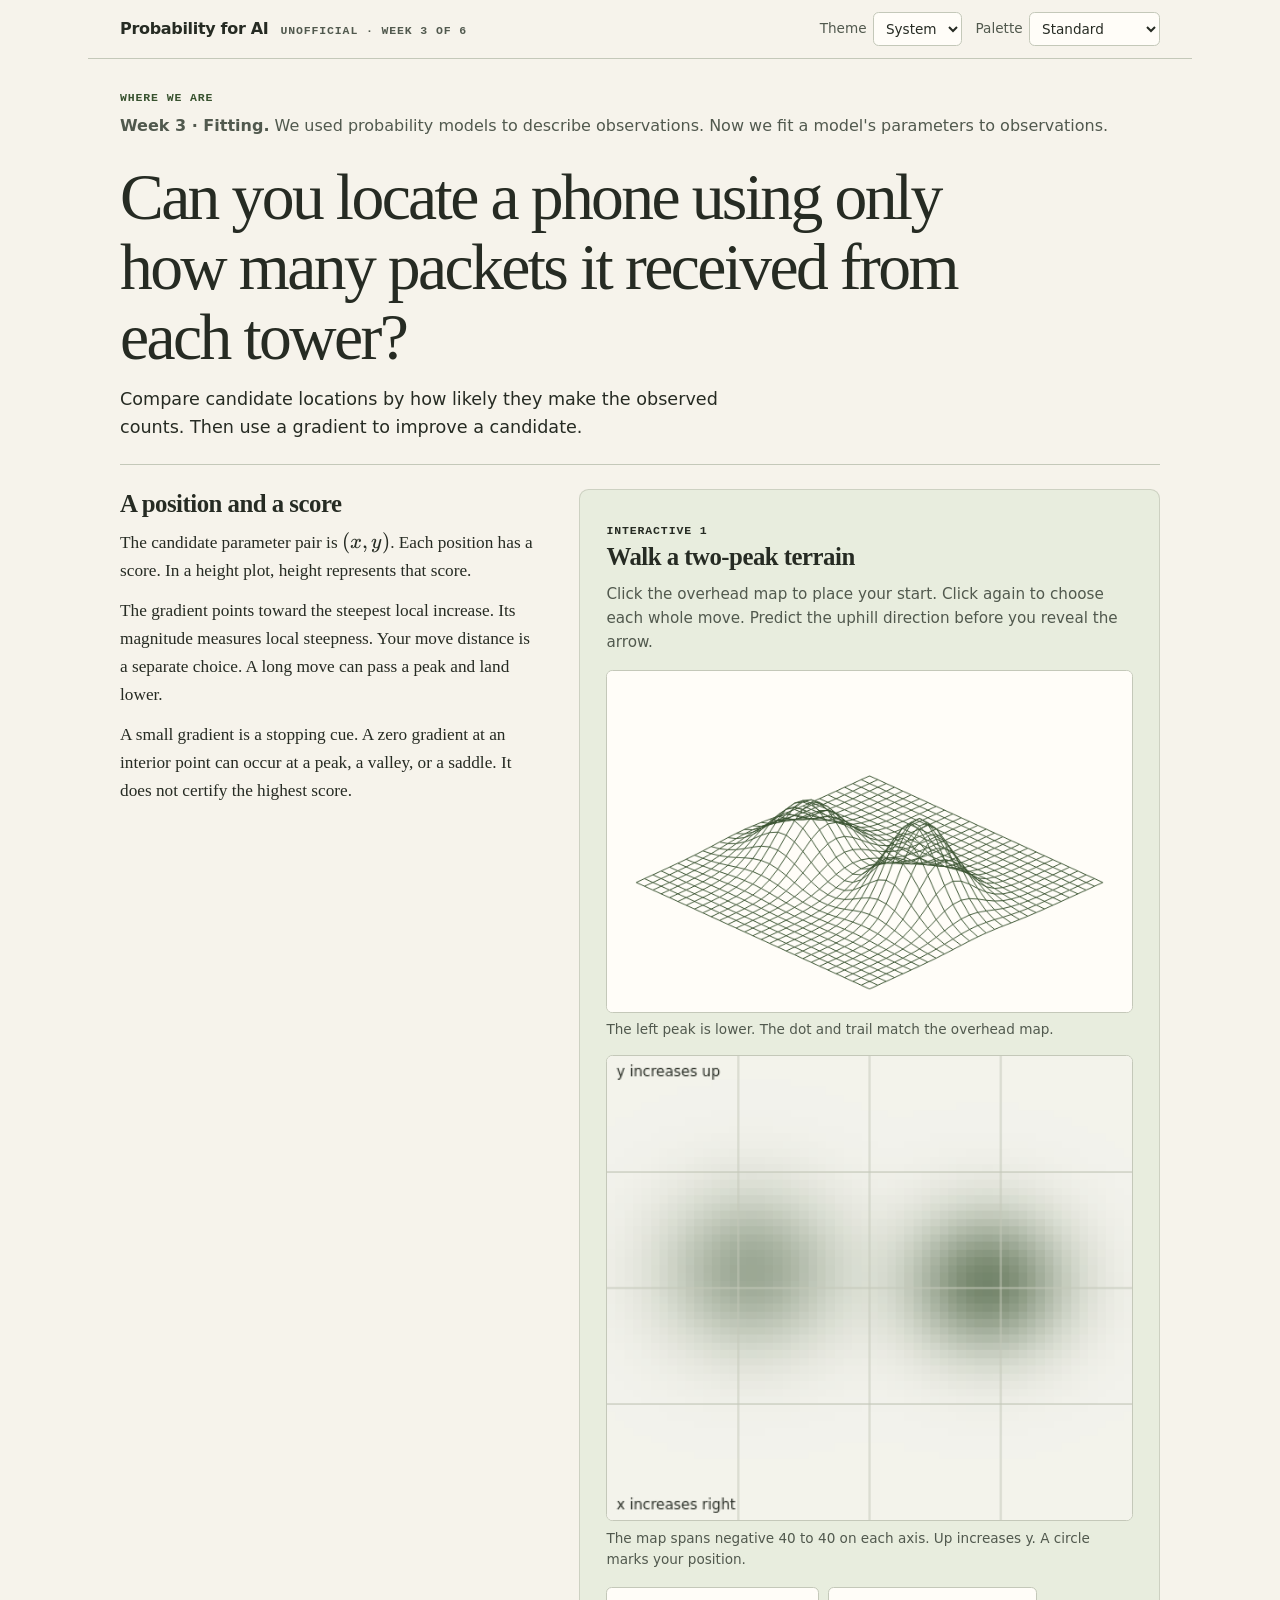
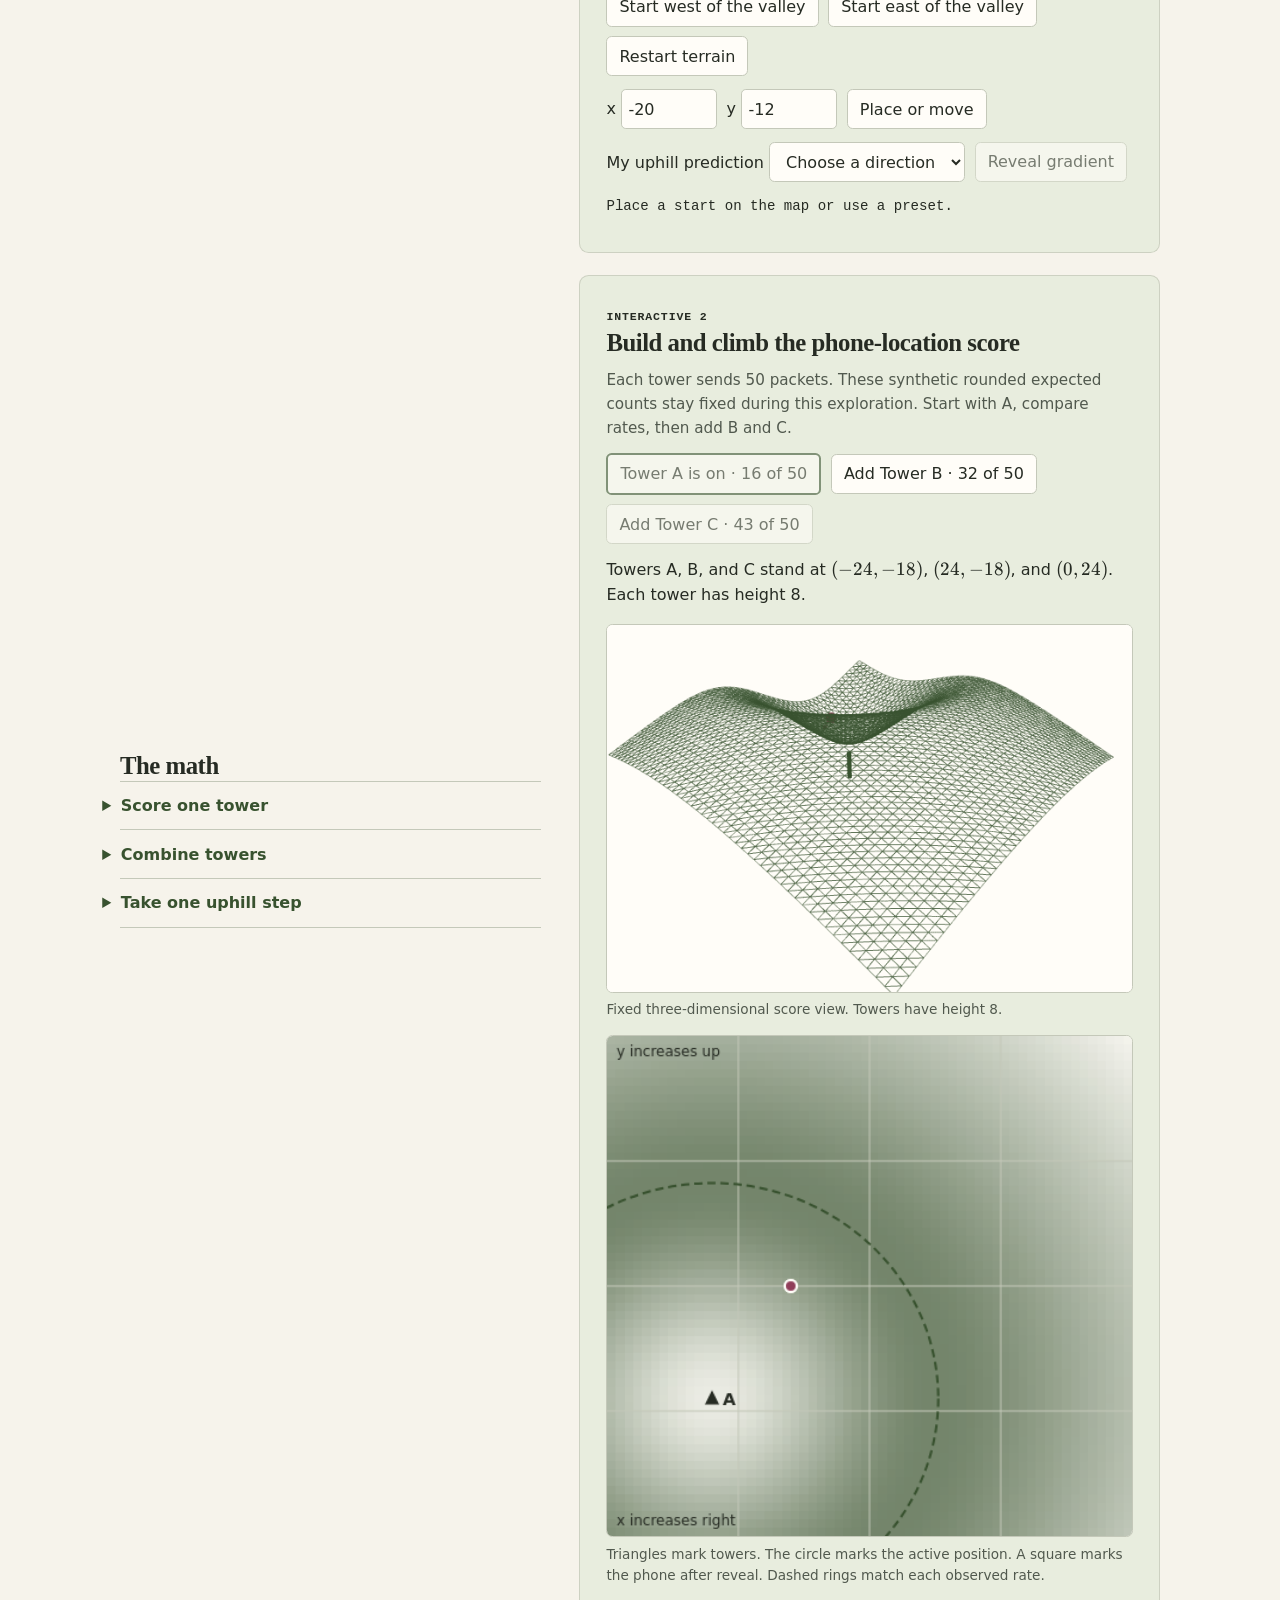
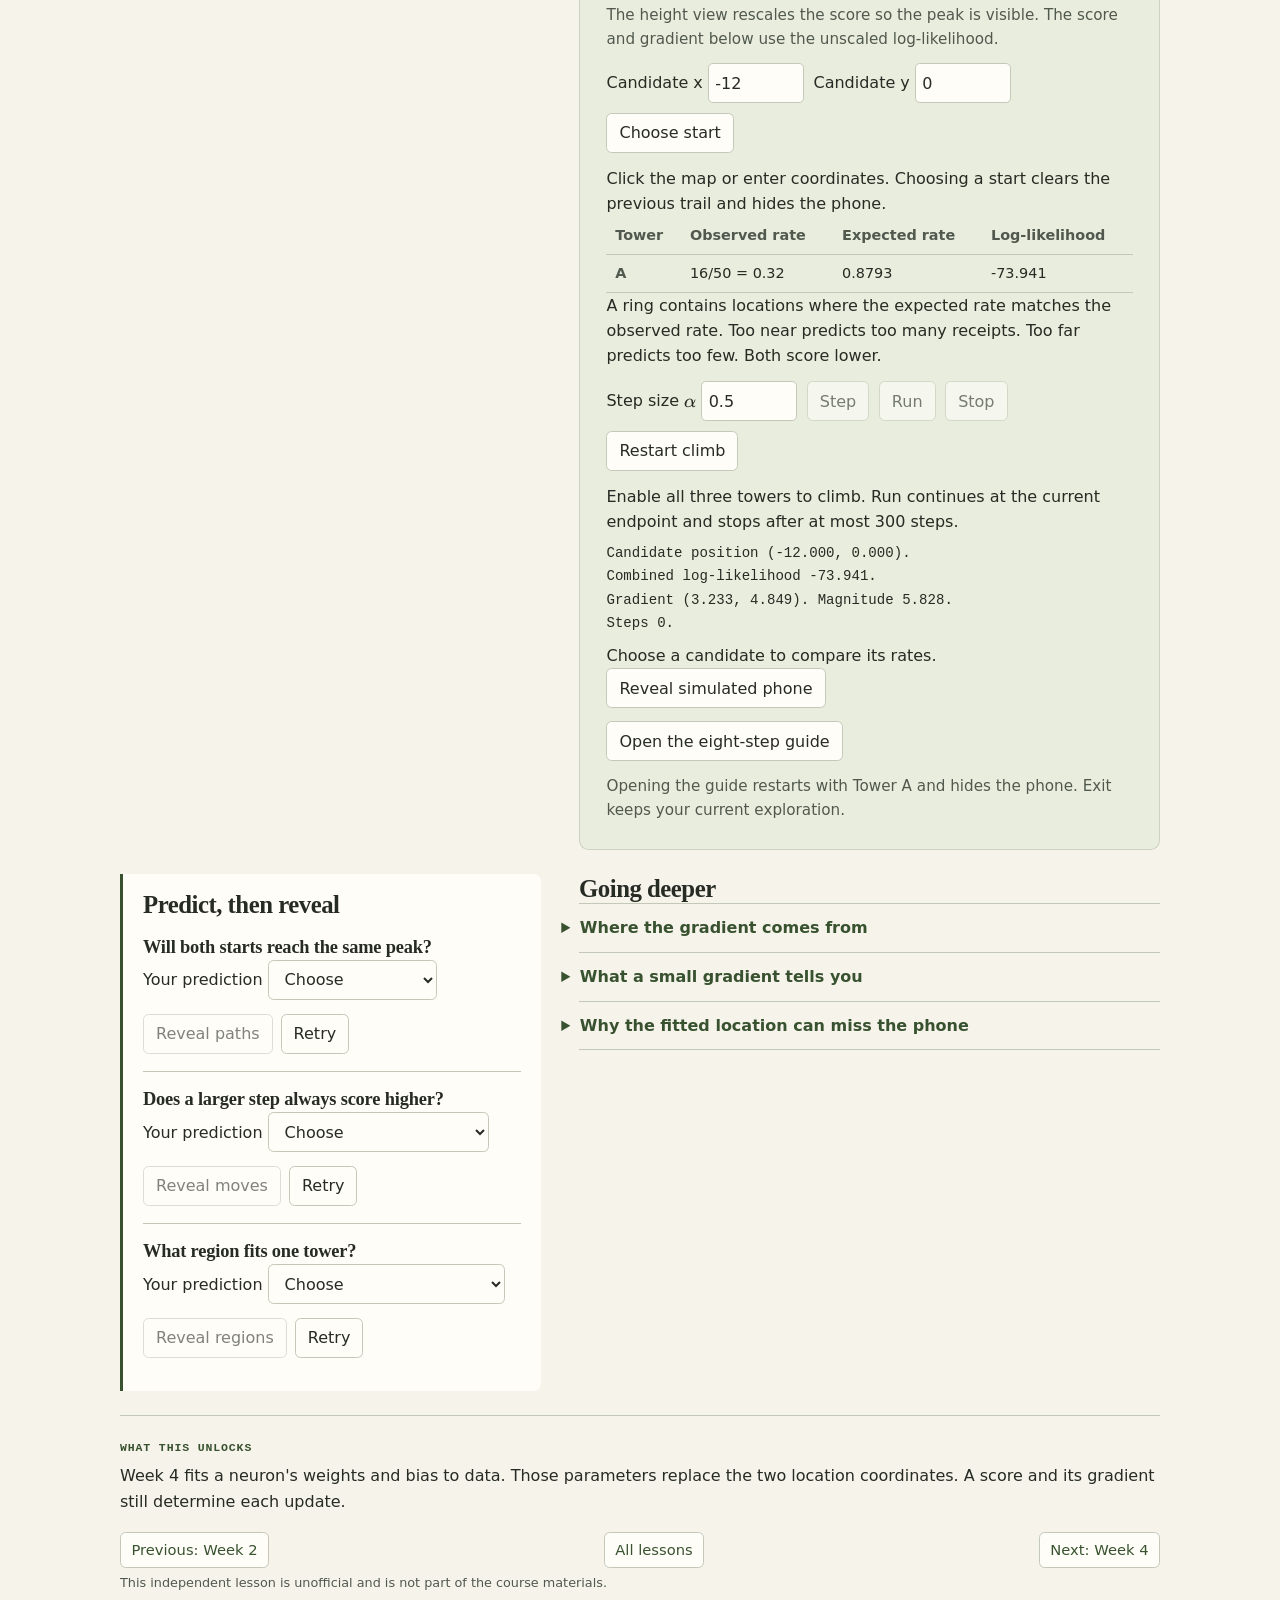
<file: lessons/week3.html>
<!doctype html>
<html lang="en">
<head>
  <meta charset="utf-8">
  <meta name="viewport" content="width=device-width, initial-scale=1">
  <title>Week 3 · Fitting | Probability for AI</title>
  <link rel="stylesheet" href="../vendor/katex/katex.min.css">
  <link rel="stylesheet" href="../shared/site.css">
  <style>
    .full-canvas {
      width: 100%;
      height: auto;
      display: block;
    }
    .controls > * {
      min-width: 0;
      max-width: 100%;
    }
    select {
      max-width: 100%;
    }
    .views {
      display: grid;
      grid-template-columns: 1fr;
      gap: 0.9rem;
      margin-block: 1rem;
    }
    .views figure {
      margin: 0;
      min-width: 0;
    }
    .views canvas {
      display: block;
      width: 100%;
      height: auto;
      border: 1px solid var(--line);
      border-radius: 0.4rem;
      background: var(--card);
    }
    figcaption {
      font-size: 0.85rem;
      color: var(--muted);
      margin-top: 0.4rem;
    }
    .controls {
      display: flex;
      flex-wrap: wrap;
      gap: 0.6rem;
      align-items: center;
      margin-block: 0.8rem;
    }
    input[type="number"] {
      width: 6rem;
      background: var(--card);
      color: var(--ink);
      border: 1px solid var(--line);
      padding: 0.4rem;
      border-radius: 0.3rem;
    }
    .telemetry {
      display: block;
      font: 0.88rem/1.65 var(--mono);
      white-space: pre-line;
      margin-block: 0.5rem;
    }
    .table-wrap {
      overflow-x: auto;
      max-width: 100%;
    }
    .guide {
      position: sticky;
      bottom: 0.5rem;
      z-index: 5;
      border: 2px solid var(--accent);
      background: var(--card);
      padding: 1rem;
      border-radius: 0.5rem;
      margin-top: 1rem;
      box-shadow: 0 4px 20px rgba(0, 0, 0, 0.2);
    }
    .guide p {
      margin-block: 0.3rem;
    }
    .guided .guide-piece {
      opacity: 0.22;
    }
    .guided .guide-piece.spot {
      opacity: 1;
      outline: 3px solid var(--accent);
      outline-offset: 3px;
      background: var(--card);
      border-radius: 0.3rem;
    }
    .guide-piece {
      position: relative;
    }
    .mini-grid {
      display: grid;
      grid-template-columns: repeat(3, minmax(0, 1fr));
      gap: 0.5rem;
    }
    .mini-grid canvas {
      width: 100%;
      height: auto;
    }
    .check-item {
      margin-block: 1rem;
    }
    .check-item select {
      max-width: 100%;
    }
    button[aria-pressed="true"] {
      border: 2px solid var(--accent);
    }
    [hidden] {
      display: none !important;
    }
    .axis-view {
      width: 100%;
      max-width: 420px;
      height: auto;
      display: block;
      border: 1px solid var(--line);
      border-radius: 0.35rem;
    }
    .interactive h3 {
      margin-top: 1rem;
    }
    @media (min-width: 44rem) and (max-width: 63.99rem) {
      .views {
        grid-template-columns: 1.15fr 1fr;
      }
    }
    @media (max-width: 600px) {
      .guide {
        padding: 0.65rem;
      }
      .mini-grid {
        grid-template-columns: 1fr;
      }
      .mini-grid canvas {
        max-width: 260px;
      }
      .data-table {
        font-size: 0.8rem;
      }
    }
  </style>
</head>
<body>
  <a class="skip-link" href="#main-content">Skip to lesson</a>
  <header class="lesson-bar">
    <div class="series">
      <a class="brand" href="../index.html">Probability for AI</a>
      <span class="muted eyebrow">Unofficial · Week 3 of 6</span>
    </div>
    <div class="bar-controls">
      <label class="bar-control" for="theme-select">Theme
        <select id="theme-select">
          <option value="system">System</option>
          <option value="light">Light</option>
          <option value="dark">Dark</option>
        </select>
      </label>
      <label class="bar-control" for="palette-select">Palette
        <select id="palette-select">
          <option value="default">Standard</option>
          <option value="cb">High-contrast</option>
        </select>
      </label>
    </div>
  </header>

  <main id="main-content" class="lesson" tabindex="-1">
    <aside class="context" aria-label="Where we are">
      <span class="eyebrow">Where we are</span>
      <p><strong>Week 3 · Fitting.</strong> We used probability models to describe observations. Now we fit a model's parameters to observations.</p>
    </aside>

    <header class="hook">
      <h1>Can you locate a phone using only how many packets it received from each tower?</h1>
      <p>Compare candidate locations by how likely they make the observed counts. Then use a gradient to improve a candidate.</p>
    </header>

    <section class="model reading-prose">
      <h2>A position and a score</h2>
      <p>The candidate parameter pair is $(x,y)$. Each position has a score. In a height plot, height represents that score.</p>
      <p>The gradient points toward the steepest local increase. Its magnitude measures local steepness. Your move distance is a separate choice. A long move can pass a peak and land lower.</p>
      <p>A small gradient is a stopping cue. A zero gradient at an interior point can occur at a peak, a valley, or a saddle. It does not certify the highest score.</p>
    </section>

    <div class="interactive-stack">
      <section class="interactive" id="terrain">
        <span class="eyebrow">Interactive 1</span>
        <h2>Walk a two-peak terrain</h2>
        <p>Click the overhead map to place your start. Click again to choose each whole move. Predict the uphill direction before you reveal the arrow.</p>
        <div class="views">
          <figure>
            <canvas id="warm-3d" width="600" height="390" role="img" aria-label="Fixed height view of the two peaks and your trail"></canvas>
            <figcaption>The left peak is lower. The dot and trail match the overhead map.</figcaption>
          </figure>
          <figure>
            <canvas id="warm-map" width="440" height="390" role="img" aria-label="Overhead terrain map. Use the coordinate controls below as a keyboard alternative."></canvas>
            <figcaption>The map spans negative 40 to 40 on each axis. Up increases y. A circle marks your position.</figcaption>
          </figure>
        </div>
        <div class="controls">
          <button id="start-left" type="button">Start west of the valley</button>
          <button id="start-right" type="button">Start east of the valley</button>
          <button id="warm-restart" type="button">Restart terrain</button>
        </div>
        <form id="warm-form" class="controls">
          <label>x <input id="warm-x" type="number" min="-40" max="40" step="any" value="-20" required></label>
          <label>y <input id="warm-y" type="number" min="-40" max="40" step="any" value="-12" required></label>
          <button type="submit">Place or move</button>
        </form>
        <div class="controls">
          <label>My uphill prediction
            <select id="warm-predict">
              <option value="">Choose a direction</option>
              <option>North</option>
              <option>South</option>
              <option>East</option>
              <option>West</option>
              <option>Northeast</option>
              <option>Northwest</option>
              <option>Southeast</option>
              <option>Southwest</option>
            </select>
          </label>
          <button id="warm-reveal" type="button" disabled>Reveal gradient</button>
        </div>
        <output id="warm-output" class="telemetry" aria-live="polite"></output>
      </section>

      <section class="interactive" id="phone">
        <span class="eyebrow">Interactive 2</span>
        <h2>Build and climb the phone-location score</h2>
        <p>Each tower sends 50 packets. These synthetic rounded expected counts stay fixed during this exploration. Start with A, compare rates, then add B and C.</p>
        <div class="guide-piece" id="tower-controls">
          <div class="controls">
            <button id="tower-a" type="button" aria-pressed="true" disabled>Tower A is on · 16 of 50</button>
            <button id="tower-b" type="button" aria-pressed="false">Add Tower B · 32 of 50</button>
            <button id="tower-c" type="button" aria-pressed="false" disabled>Add Tower C · 43 of 50</button>
          </div>
          <p>Towers A, B, and C stand at $(-24,-18)$, $(24,-18)$, and $(0,24)$. Each tower has height 8.</p>
        </div>
        <div class="views guide-piece" id="phone-views">
          <figure>
            <canvas id="phone-3d" width="600" height="420" role="img" aria-label="Combined score height plot with towers and ascent trail"></canvas>
            <figcaption id="render-mode">Fixed score height view.</figcaption>
          </figure>
          <figure>
            <canvas id="phone-map" width="440" height="420" role="img" aria-label="Candidate map with tower letters, matching-rate rings, and ascent trail"></canvas>
            <figcaption>Triangles mark towers. The circle marks the active position. A square marks the phone after reveal. Dashed rings match each observed rate.</figcaption>
          </figure>
        </div>
        <p>The height view rescales the score so the peak is visible. The score and gradient below use the unscaled log-likelihood.</p>
        <div class="guide-piece" id="candidate-controls">
          <form id="phone-form" class="controls">
            <label>Candidate x <input id="phone-x" type="number" min="-40" max="40" step="any" value="-12" required></label>
            <label>Candidate y <input id="phone-y" type="number" min="-40" max="40" step="any" value="0" required></label>
            <button type="submit">Choose start</button>
          </form>
          <p>Click the map or enter coordinates. Choosing a start clears the previous trail and hides the phone.</p>
        </div>
        <div class="guide-piece table-wrap" id="rates">
          <table class="data-table">
            <thead>
              <tr>
                <th>Tower</th>
                <th>Observed rate</th>
                <th>Expected rate</th>
                <th>Log-likelihood</th>
              </tr>
            </thead>
            <tbody id="rate-rows"></tbody>
          </table>
          <p id="ring-note">A ring contains locations where the expected rate matches the observed rate. Too near predicts too many receipts. Too far predicts too few. Both score lower.</p>
        </div>
        <div class="guide-piece" id="ascent-controls">
          <div class="controls">
            <label>Step size $\alpha$ <input id="alpha" type="number" min="0.01" max="100" step="0.1" value="0.5"></label>
            <button id="step" type="button" disabled>Step</button>
            <button id="run" type="button" disabled>Run</button>
            <button id="stop" type="button" disabled>Stop</button>
            <button id="phone-restart" type="button">Restart climb</button>
          </div>
          <p>Enable all three towers to climb. Run continues at the current endpoint and stops after at most 300 steps.</p>
        </div>
        <div class="guide-piece" id="phone-results">
          <output id="phone-output" class="telemetry"></output>
          <p id="stop-reason" role="status">Choose a candidate to compare its rates.</p>
          <button id="reveal-phone" type="button">Reveal simulated phone</button>
          <p id="truth" hidden></p>
        </div>
        <div class="controls">
          <button id="guide-open" type="button">Open the eight-step guide</button>
        </div>
        <p>Opening the guide restarts with Tower A and hides the phone. Exit keeps your current exploration.</p>
        <div id="guide" class="guide" hidden>
          <p id="guide-instruction" aria-live="polite"></p>
          <p id="guide-feedback" role="status"></p>
          <div class="controls">
            <button id="guide-back" type="button">Back</button>
            <button id="guide-next" type="button">Next</button>
            <button id="guide-exit" type="button">Exit guide</button>
          </div>
        </div>
      </section>
    </div>

    <section class="math reading-prose">
      <h2>The math</h2>
      <details class="disclosure">
        <summary>Score one tower</summary>
        <div class="disclosure-body">
          <p>The model uses distance including tower height. The midpoint distance is 32 and the scale is 4.5.</p>
          <div class="formula">$$d_i=\sqrt{(x-x_i)^2+(y-y_i)^2+8^2}$$</div>
          <div class="formula">$$p_i=\frac{1}{1+e^{(d_i-32)/4.5}}$$</div>
          <p>Here $p_i$ is a packet's receipt probability. With $n=50$ independent packet trials and $k_i$ receipts, the count likelihood is</p>
          <div class="formula">$$\begin{aligned}L_i(x,y)&=P(K_i=k_i\mid x,y)\\&=\binom{50}{k_i}p_i^{k_i}(1-p_i)^{50-k_i}.\end{aligned}$$</div>
          <p>The binomial coefficient stays fixed for each observed count. We omit it when comparing locations. The displayed contribution is $k_i\log p_i+(50-k_i)\log(1-p_i)$, a log-likelihood rather than a probability.</p>
        </div>
      </details>
      <details class="disclosure">
        <summary>Combine towers</summary>
        <div class="disclosure-body">
          <p>We assume the tower counts are conditionally independent given the candidate location. Their likelihoods multiply. Their log-likelihoods add.</p>
          <div class="formula">$$P(\text{packets}\mid x,y)=\prod_i L_i(x,y)$$</div>
          <div class="formula">$$\ell(x,y)=\sum_i\log L_i(x,y)$$</div>
          <p>Taking the logarithm preserves the maximizing location. This scores observed counts given a location. It does not give a posterior probability of the location.</p>
        </div>
      </details>
      <details class="disclosure">
        <summary>Take one uphill step</summary>
        <div class="disclosure-body">
          <p>The parameter pair is $\boldsymbol\theta=(x,y)$. The step size $\alpha$ multiplies the gradient of the combined log-likelihood.</p>
          <div class="formula">$$\boldsymbol\theta_{\mathrm{next}}=\boldsymbol\theta+\alpha\nabla\ell(\boldsymbol\theta)$$</div>
          <p id="numeric-update"></p>
          <p>The gradient only describes local change. A finite step can lower the score.</p>
        </div>
      </details>
    </section>

    <section class="check">
      <h2>Predict, then reveal</h2>
      <div class="check-item" id="check-start">
        <h3>Will both starts reach the same peak?</h3>
        <label>Your prediction
          <select>
            <option value="">Choose</option>
            <option>The same peak</option>
            <option>Different peaks</option>
          </select>
        </label>
        <div class="actions">
          <button class="check-reveal" type="button" disabled>Reveal paths</button>
          <button class="check-reset" type="button">Retry</button>
        </div>
        <div class="check-answer" hidden>
          <canvas id="paths-map" class="full-canvas" width="440" height="340" role="img" aria-label="Computed uphill paths from the two warm-up presets"></canvas>
          <p id="paths-answer"></p>
          <p>These computed comparison paths use small uphill steps. You still choose every move in Interactive 1.</p>
        </div>
      </div>
      <div class="check-item" id="check-step">
        <h3>Does a larger step always score higher?</h3>
        <label>Your prediction
          <select>
            <option value="">Choose</option>
            <option>The larger step wins</option>
            <option>The smaller step wins</option>
          </select>
        </label>
        <div class="actions">
          <button class="check-reveal" type="button" disabled>Reveal moves</button>
          <button class="check-reset" type="button">Retry</button>
        </div>
        <p class="check-answer" id="step-answer" hidden></p>
      </div>
      <div class="check-item" id="check-ring">
        <h3>What region fits one tower?</h3>
        <label>Your prediction
          <select>
            <option value="">Choose</option>
            <option>A ring around the tower</option>
            <option>The tower position</option>
          </select>
        </label>
        <div class="actions">
          <button class="check-reveal" type="button" disabled>Reveal regions</button>
          <button class="check-reset" type="button">Retry</button>
        </div>
        <div class="check-answer" hidden>
          <canvas id="rings-map" class="full-canvas" width="440" height="340" role="img" aria-label="One matching-rate ring compared with three rings and their narrow overlap"></canvas>
          <p>One tower gives a ring of equal count likelihood. Three towers narrow the high-score region near the rings' overlap. Their rings need not meet at one point. The count likelihood is $P(\text{observed packets}\mid x,y)$. It is not a posterior.</p>
        </div>
      </div>
    </section>

    <section class="deeper reading-prose">
      <h2>Going deeper</h2>
      <details class="disclosure">
        <summary>Where the gradient comes from</summary>
        <div class="disclosure-body">
          <p>At the current phone candidate, the horizontal arrow shows the x partial derivative. The vertical arrow shows the y partial derivative. A negative partial derivative points along the negative axis.</p>
          <canvas class="axis-view" id="axis-map" width="420" height="260" role="img" aria-label="Computed arrows for the two partial derivatives"></canvas>
          <p id="axis-values"></p>
          <div class="formula">$$\frac{\partial\ell_i}{\partial p_i}=\frac{k_i-50p_i}{p_i(1-p_i)}$$</div>
          <div class="formula">$$\frac{\partial p_i}{\partial d_i}=-\frac{p_i(1-p_i)}{4.5}$$</div>
          <div class="formula">$$\nabla d_i=\frac{(x-x_i,y-y_i)}{d_i}$$</div>
          <div class="formula">$$\nabla\ell_i=\frac{50p_i-k_i}{4.5d_i}(x-x_i,y-y_i)$$</div>
          <div class="formula">$$\nabla\ell=\sum_i\nabla\ell_i$$</div>
          <p>The chain rule multiplies the count slope, receipt slope, and distance slope. Each enabled tower contributes to both components.</p>
        </div>
      </details>
      <details class="disclosure">
        <summary>What a small gradient tells you</summary>
        <div class="disclosure-body">
          <p>All three terrains have height 0 and gradient $(0,0)$ at the center. Check the nearby heights at axis distance 1.</p>
          <div class="mini-grid">
            <figure>
              <canvas id="mini-peak" width="220" height="180" role="img" aria-label="Peak with zero central slope"></canvas>
              <figcaption>Peak: $h=-x^2-y^2$. Both axis neighbors have height -1.</figcaption>
            </figure>
            <figure>
              <canvas id="mini-valley" width="220" height="180" role="img" aria-label="Valley with zero central slope"></canvas>
              <figcaption>Valley: $h=x^2+y^2$. Both axis neighbors have height 1.</figcaption>
            </figure>
            <figure>
              <canvas id="mini-saddle" width="220" height="180" role="img" aria-label="Saddle with zero central slope"></canvas>
              <figcaption>Saddle: $h=x^2-y^2$. The x neighbor has height 1. The y neighbor has height -1.</figcaption>
            </figure>
          </div>
          <p>A zero gradient alone does not establish a peak. Even a local peak need not have the highest height elsewhere.</p>
        </div>
      </details>
      <details class="disclosure">
        <summary>Why the fitted location can miss the phone</summary>
        <div class="disclosure-body">
          <p>Both synthetic datasets use the same simulated phone at $(4,2)$. One rounds expected counts. The other draws 50 independent packet trials per tower with seed 2026. The generator uses $s_{j+1}=(1664525s_j+1013904223)\bmod 2^{32}$ and $u_j=s_j/2^{32}$. A trial receives a packet when $u_j&lt;p_i$.</p>
          <canvas id="noise-map" class="full-canvas" width="440" height="340" role="img" aria-label="Phone square and two separately fitted synthetic estimates"></canvas>
          <p id="noise-results"></p>
          <p>Both fits start at $(-12,0)$ with step size 0.5. Each stops when the gradient magnitude falls below 0.001 or after 300 steps. Packet noise can make the rings disagree. The combined fit compromises between their scores. Even rounded expected counts need not recover the phone exactly.</p>
          <p>These results depend on the reception model and conditional independence given location. A different model can change the fit.</p>
        </div>
      </details>
    </section>

    <footer class="unlock">
      <span class="eyebrow">What this unlocks</span>
      <p>Week 4 fits a neuron's weights and bias to data. Those parameters replace the two location coordinates. A score and its gradient still determine each update.</p>
      <nav class="lesson-nav" aria-label="Lessons">
        <a href="week2.html">Previous: Week 2</a>
        <a href="../index.html">All lessons</a>
        <a href="week4.html">Next: Week 4</a>
      </nav>
      <p class="unofficial-note">This independent lesson is unofficial and is not part of the course materials.</p>
    </footer>
  </main>

  <script src="../vendor/katex/katex.min.js"></script>
  <script src="../vendor/katex/contrib/auto-render.min.js"></script>
  <script src="../vendor/three.min.js"></script>
  <script src="../shared/site.js"></script>
  <script src="week3.js"></script>
</body>
</html>
</file>
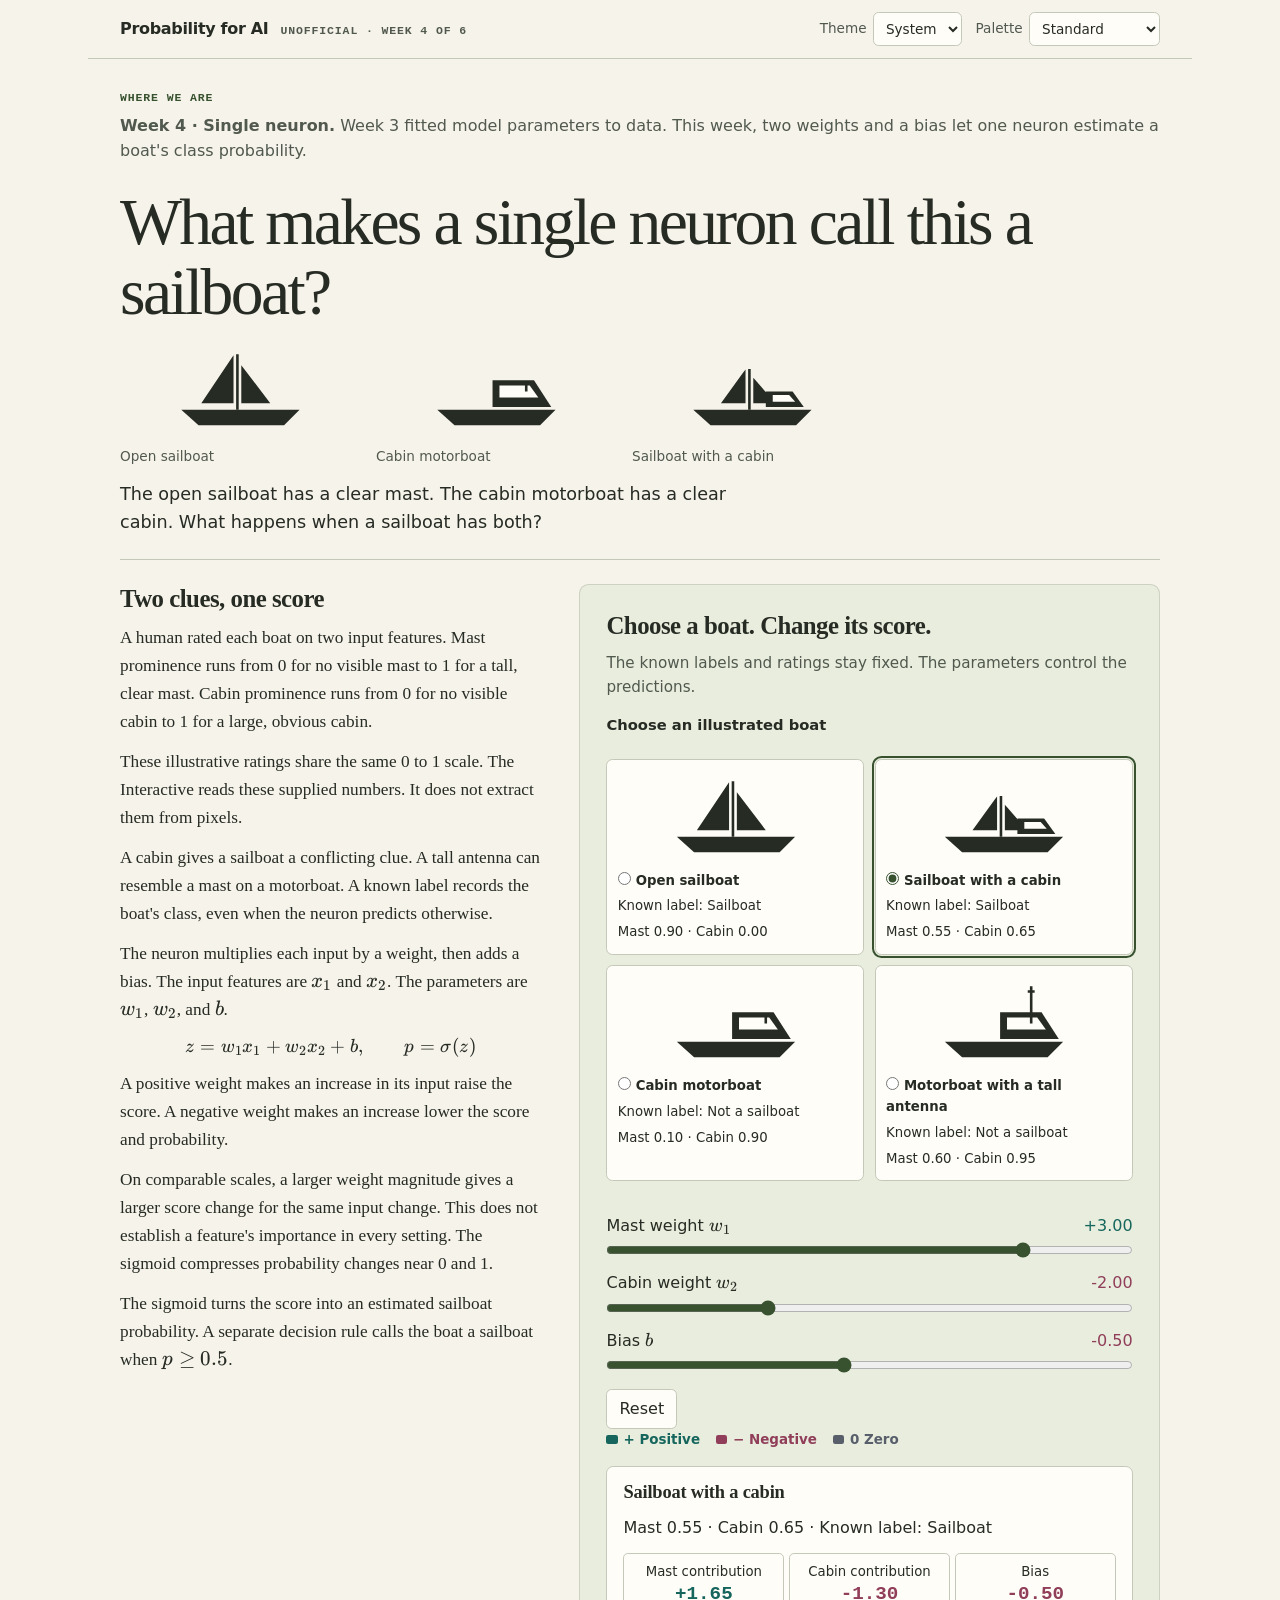
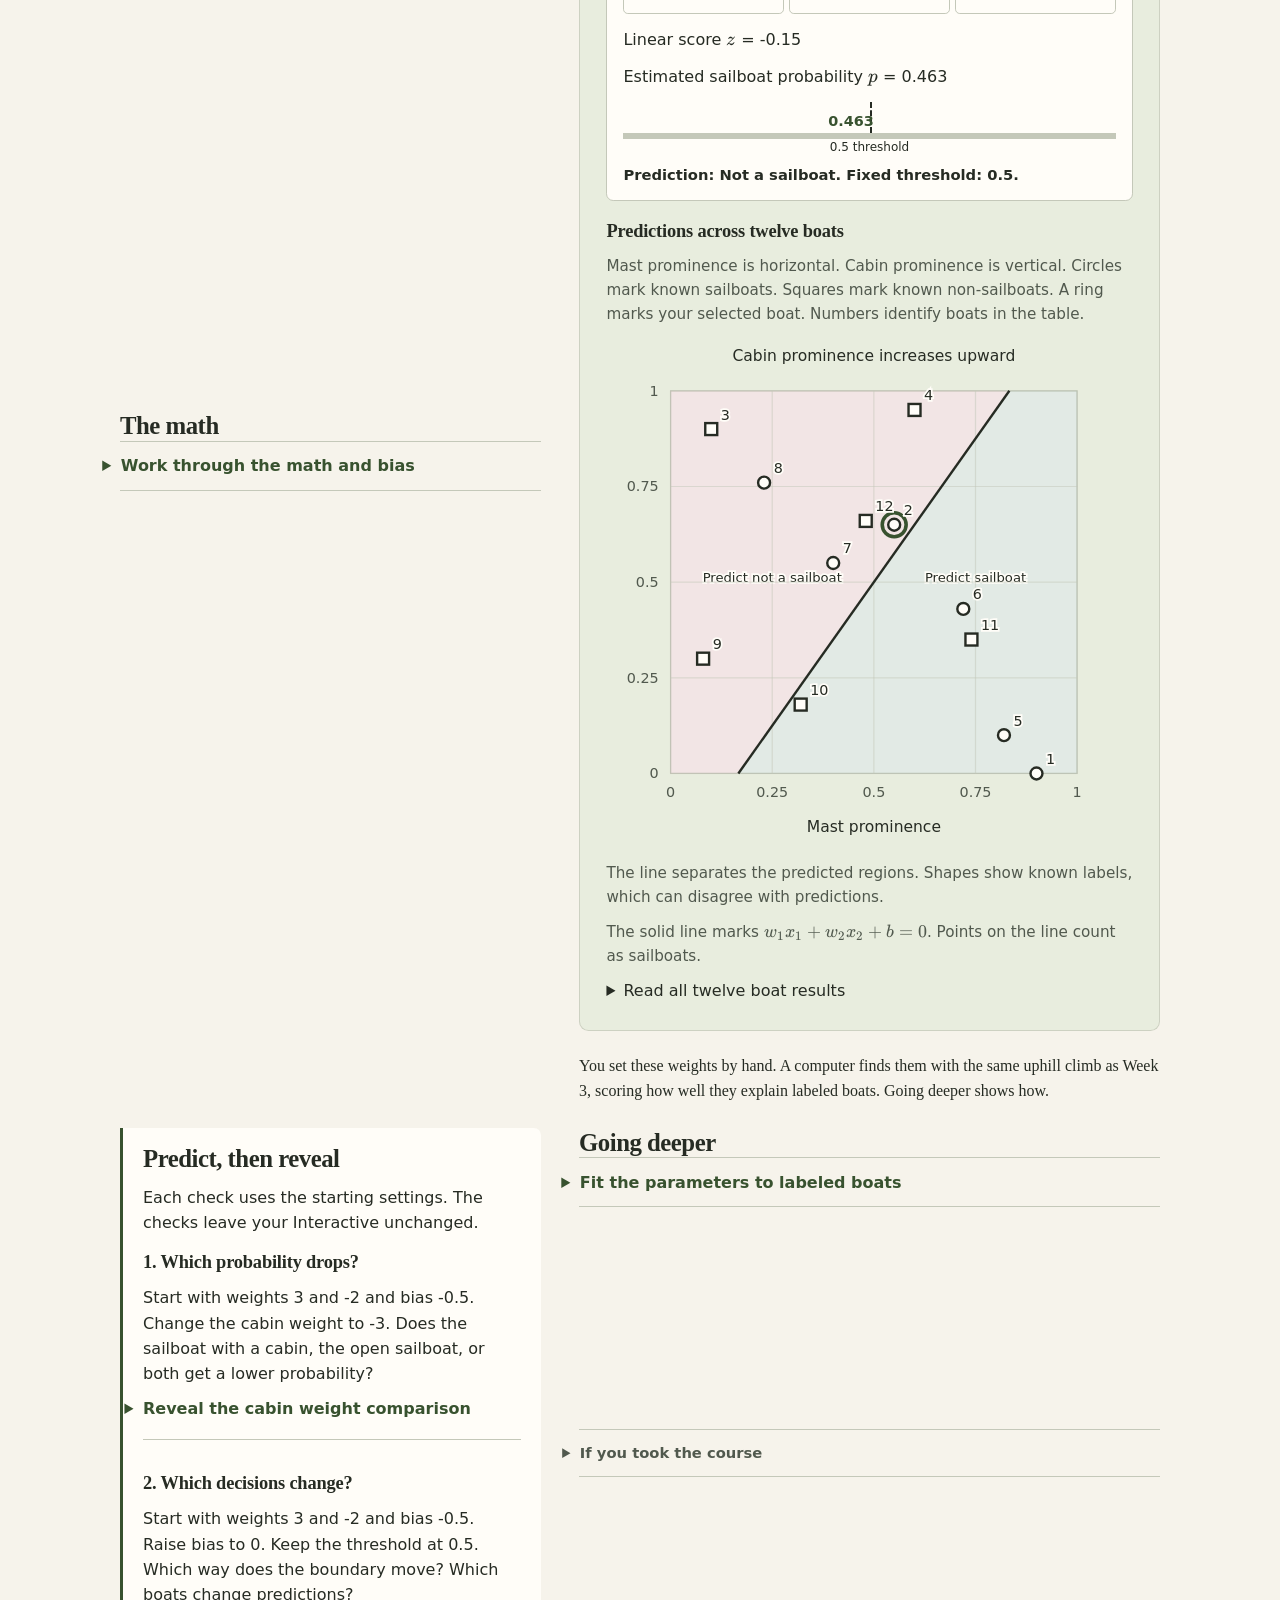
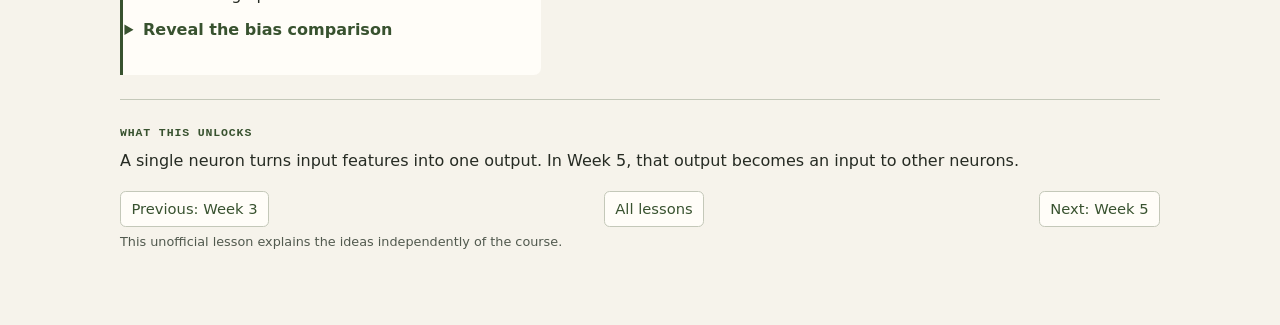
<file: lessons/week4.html>
<!doctype html>
<html lang="en">
<head>
<meta charset="utf-8"><meta name="viewport" content="width=device-width, initial-scale=1">
<title>Week 4 · Single neuron | Probability for AI</title>
<link rel="stylesheet" href="../vendor/katex/katex.min.css"><link rel="stylesheet" href="../shared/site.css">
<style>
.selected-card { margin-top: 1rem; }
.plot-heading { margin-top: 1.2rem; }
.boat-grid { display:grid; grid-template-columns:repeat(2,minmax(0,1fr)); gap:.65rem; margin-block:1rem; }
.boat-card { display:grid; align-content:start; gap:.3rem; padding:.65rem; border:1px solid var(--line); border-radius:.4rem; background:var(--card); font-size:.83rem; cursor:pointer; }
.boat-card:has(:checked) { outline:2px solid var(--accent); outline-offset:1px; }
.boat-card svg,.hook-boats svg { width:100%; height:95px; color:var(--ink); }
.boat-card input { margin-inline-end:.3rem; }
.hook-boats { display:flex; flex-wrap:wrap; gap:1rem; margin-block-start:1rem; }
.hook-boats figure { flex:1 1 150px; margin:0; max-width:240px; }
.hook-boats figcaption { font-size:.85rem; }
.controls { display:grid; gap:.75rem; margin-block:1rem; }
.slider-row { display:grid; grid-template-columns:1fr auto; gap:.25rem; }
.slider-row input { grid-column:1/-1; width:100%; margin:0; }
.calculation { display:grid; grid-template-columns:repeat(3,minmax(0,1fr)); gap:.3rem; margin-block:.8rem; }
.term { border:1px solid var(--line); padding:.5rem .25rem; text-align:center; border-radius:.3rem; font-size:.83rem; }
.term strong { display:block; font:600 1.2rem var(--mono); }
.probability { position:relative; height:2.3rem; margin-block:.8rem 1.5rem; border-bottom:6px solid var(--line); }
.probability::after { content:'0.5 threshold'; position:absolute; left:50%; bottom:-1.5rem; transform:translateX(-50%); white-space:nowrap; font-size:.75rem; }
.threshold { position:absolute; height:100%; border-left:2px dashed var(--ink); left:50%; }
#prob-marker { position:absolute; bottom:0; transform:translateX(-50%); font-weight:700; font-size:.9rem; color:var(--accent); }
#feature-plot,#bias-plot { width:100%; height:auto; display:block; }
.plot-note { font-size:.86rem; margin-block:.65rem; }
.table-scroll { overflow-x:auto; max-width:100%; min-width:0; }
.data-table { min-width:400px; }
figure.bias { margin:0; }
.bias img { width:100%; height:auto; background:white; border-radius:.3rem; }
figcaption { font-size:.85rem; color:var(--muted); }
.check details { margin-block:.6rem 1rem; }
.check .disclosure-body { font-size:.93rem; }
.check h3 { margin-top:1rem; }
.bridge { font:1rem/1.6 var(--serif); }
</style>
</head>
<body>
<a class="skip-link" href="#main-content">Skip to lesson</a>
<header class="lesson-bar"><div class="series"><a class="brand" href="../index.html">Probability for AI</a><span class="muted eyebrow">Unofficial · Week 4 of 6</span></div><div class="bar-controls"><label class="bar-control" for="theme-select">Theme <select id="theme-select"><option value="system">System</option><option value="light">Light</option><option value="dark">Dark</option></select></label><label class="bar-control" for="palette-select">Palette <select id="palette-select"><option value="default">Standard</option><option value="cb">High-contrast</option></select></label></div></header>
<main class="lesson" id="main-content" tabindex="-1">
<aside class="context" aria-label="Where we are"><span class="eyebrow">Where we are</span><p><strong>Week 4 · Single neuron.</strong> Week 3 fitted model parameters to data. This week, two weights and a bias let one neuron estimate a boat's class probability.</p></aside>
<header class="hook"><h1>What makes a single neuron call this a sailboat?</h1><div class="hook-boats" id="hook-boats"></div><p>The open sailboat has a clear mast. The cabin motorboat has a clear cabin. What happens when a sailboat has both?</p></header>
<section class="model reading-prose"><h2>Two clues, one score</h2><p>A human rated each boat on two input features. Mast prominence runs from 0 for no visible mast to 1 for a tall, clear mast. Cabin prominence runs from 0 for no visible cabin to 1 for a large, obvious cabin.</p><p>These illustrative ratings share the same 0 to 1 scale. The Interactive reads these supplied numbers. It does not extract them from pixels.</p><p>A cabin gives a sailboat a conflicting clue. A tall antenna can resemble a mast on a motorboat. A known label records the boat's class, even when the neuron predicts otherwise.</p><p>The neuron multiplies each input by a weight, then adds a bias. The input features are $x_1$ and $x_2$. The parameters are $w_1$, $w_2$, and $b$.</p><div class="formula">$$z=w_1x_1+w_2x_2+b,\qquad p=\sigma(z)$$</div><p>A positive weight makes an increase in its input raise the score. A negative weight makes an increase lower the score and probability.</p><p>On comparable scales, a larger weight magnitude gives a larger score change for the same input change. This does not establish a feature's importance in every setting. The sigmoid compresses probability changes near 0 and 1.</p><p>The sigmoid turns the score into an estimated sailboat probability. A separate decision rule calls the boat a sailboat when $p\geq0.5$.</p></section>
<div class="interactive-stack">
<section class="interactive" aria-labelledby="interactive-title"><h2 id="interactive-title">Choose a boat. Change its score.</h2><p>The known labels and ratings stay fixed. The parameters control the predictions.</p>
<fieldset><legend>Choose an illustrated boat</legend><div class="boat-grid" id="boat-options"></div></fieldset>
<div class="controls">
<div class="slider-row"><label for="w1">Mast weight $w_1$</label><output id="w1-value" for="w1"></output><input id="w1" type="range" min="-5" max="5" step="0.1" value="3"></div>
<div class="slider-row"><label for="w2">Cabin weight $w_2$</label><output id="w2-value" for="w2"></output><input id="w2" type="range" min="-5" max="5" step="0.1" value="-2"></div>
<div class="slider-row"><label for="bias">Bias $b$</label><output id="bias-value" for="bias"></output><input id="bias" type="range" min="-5" max="5" step="0.1" value="-0.5"></div>
</div><button id="reset" type="button">Reset</button>
<div class="weight-legend"><span class="weight-legend-item positive"><span class="swatch" aria-hidden="true"></span>+ Positive</span><span class="weight-legend-item negative"><span class="swatch" aria-hidden="true"></span>&minus; Negative</span><span class="weight-legend-item neutral"><span class="swatch" aria-hidden="true"></span>0 Zero</span></div>
<div class="card selected-card"><h3 id="selected-name"></h3><p id="selected-ratings"></p><div class="calculation"><div class="term">Mast contribution<strong id="mast-term"></strong></div><div class="term">Cabin contribution<strong id="cabin-term"></strong></div><div class="term">Bias<strong id="bias-term"></strong></div></div><p>Linear score $z$ = <output id="score"></output></p><p>Estimated sailboat probability $p$ = <output id="probability"></output></p><div class="probability" aria-hidden="true"><span class="threshold"></span><span id="prob-marker"></span></div><p class="result-status" id="prediction" role="status" aria-live="polite"></p></div>
<h3 class="plot-heading">Predictions across twelve boats</h3><p class="plot-note">Mast prominence is horizontal. Cabin prominence is vertical. Circles mark known sailboats. Squares mark known non-sailboats. A ring marks your selected boat. Numbers identify boats in the table.</p>
<svg id="feature-plot" viewBox="0 0 440 430" role="img" aria-labelledby="plot-title plot-description"><title id="plot-title">Boat predictions and decision boundary</title><desc id="plot-description">The table below gives all twelve known labels, ratings, probabilities, and predictions.</desc></svg><p id="region-note" class="plot-note"></p><p class="plot-note">The solid line marks $w_1x_1+w_2x_2+b=0$. Points on the line count as sailboats.</p>
<details><summary>Read all twelve boat results</summary><div class="table-scroll"><table class="data-table"><caption>Illustrative boats at the current settings</caption><thead><tr><th scope="col">Boat</th><th scope="col">Known label</th><th scope="col">Mast</th><th scope="col">Cabin</th><th scope="col">Probability</th><th scope="col">Prediction</th></tr></thead><tbody id="boat-results"></tbody></table></div></details>
</section><p class="bridge">You set these weights by hand. A computer finds them with the same uphill climb as Week 3, scoring how well they explain labeled boats. Going deeper shows how.</p>
</div>
<section class="math reading-prose"><h2>The math</h2><details class="disclosure"><summary>Work through the math and bias</summary><div class="disclosure-body"><p>For the sailboat with a cabin at the starting settings, the two clues almost cancel.</p><div class="formula">$$z=3(0.55)-2(0.65)-0.5=-0.15$$ $$p=\sigma(-0.15)\approx0.463$$ $$\sigma(z)=\frac{1}{1+e^{-z}}\in(0,1)$$</div><p>For finite scores, sigmoid stays strictly between 0 and 1. Its midpoint gives the decision rule.</p><div class="formula">$$p\geq0.5\iff z\geq0$$</div><p>The score is the log-odds, $\log(p/(1-p))$. Bias adds a constant to this score.</p><p>When at least one weight is nonzero, $z=0$ defines a line. Setting $b=0$ forces the line through the origin. Changing only $b$ moves the line parallel to itself. At zero-valued input features, the probability is $\sigma(b)$.</p><figure class="bias"><img src="../assets/mental-image-for-bias.png" alt="Hand-drawn feature plane with parallel decision boundaries for different bias values. Changing bias slides the boundary line parallel to itself across the mast and cabin feature space, matching the line shift in the live plot above." aria-describedby="bias-caption"><figcaption id="bias-caption">The parallel lines correspond to bias changes in the live plot. Bias adds a constant to each score. The sigmoid maps the changed scores to probabilities nonlinearly, so the probability increases differ between boats. <a href="../assets/mental-image-for-bias.png" target="_blank" rel="noopener">Open full-size sketch</a>.</figcaption></figure><p>If both weights are zero, every score equals $b$. Every boat then has the same probability and prediction.</p></div></details></section>
<section class="check" aria-labelledby="checks-title"><h2 id="checks-title">Predict, then reveal</h2><p>Each check uses the starting settings. The checks leave your Interactive unchanged.</p>
<div class="check-item"><h3>1. Which probability drops?</h3><p>Start with weights 3 and -2 and bias -0.5. Change the cabin weight to -3. Does the sailboat with a cabin, the open sailboat, or both get a lower probability?</p><details id="check-one"><summary>Reveal the cabin weight comparison</summary><div class="disclosure-body"><div id="weight-reveal"></div><p>The open sailboat's cabin rating is 0. Multiplying it by either cabin weight gives 0, so its score and probability stay unchanged.</p></div></details></div>
<div class="check-item"><h3>2. Which decisions change?</h3><p>Start with weights 3 and -2 and bias -0.5. Raise bias to 0. Keep the threshold at 0.5. Which way does the boundary move? Which boats change predictions?</p><details id="check-two"><summary>Reveal the bias comparison</summary><div class="disclosure-body"><div class="formula">$$3x_1-2x_2-0.5=0$$ $$3x_1-2x_2=0$$</div><svg id="bias-plot" viewBox="0 0 440 430" role="img" aria-label="Solid starting boundary and dashed changed boundary across the twelve boats"></svg><p>At a fixed mast rating, the line moves toward higher cabin prominence. The solid line is the starting boundary. The dashed line is the changed boundary.</p><p id="flip-list"></p><p>Every probability rises. Only boats that cross the 0.5 threshold change predictions.</p><div class="table-scroll"><table class="data-table"><caption>Before and after raising bias</caption><thead><tr><th>Boat</th><th>Before probability</th><th>After probability</th><th>Before prediction</th><th>After prediction</th><th>Change</th></tr></thead><tbody id="bias-reveal"></tbody></table></div></div></details></div></section>
<section class="deeper reading-prose"><h2>Going deeper</h2><details class="disclosure"><summary>Fit the parameters to labeled boats</summary><div class="disclosure-body"><h3>Maximum likelihood training</h3><p>Maximum likelihood estimation chooses parameters that give the known labels high probabilities. A known sailboat contributes $\log p$. A known non-sailboat contributes $\log(1-p)$.</p><p>At the starting settings, the open sailboat gets $p\approx0.900$. The cabin motorboat gets $p\approx0.119$, so its known label gets probability $1-p\approx0.881$.</p><div id="likelihood-example"></div><p>Average log-likelihood averages the log probabilities assigned to the known labels. It is non-positive and is not a probability. Its exponential is the geometric mean of those label probabilities.</p><div class="formula">$$L=\frac{1}{n}\sum_i[y_i\log p_i+(1-y_i)\log(1-p_i)]$$ $$e^L=\left(\prod_i P(\text{known label}_i)\right)^{1/n}$$</div><p>Here $y_i$ is 1 for a known sailboat and 0 otherwise. Gradient ascent takes small steps that raise $L$, as in Week 3. Each step adjusts both weights and bias.</p><div class="formula">$$w_j\leftarrow w_j+\eta\frac{1}{n}\sum_i(y_i-p_i)x_{ij}$$ $$b\leftarrow b+\eta\frac{1}{n}\sum_i(y_i-p_i)$$</div><p>The positive step size $\eta$ controls the adjustment. A fitted bias is a score offset. With other input features present, it need not equal the dataset's marginal log-odds.</p><h3>Test on boats that did not guide fitting</h3><p>Split labeled boats into training and test sets. Fit the parameters on the training set. Evaluate the fitted model on held-out test boats that did not guide the fit.</p><p>A strong training result and a poor test result can reveal overfitting. These twelve illustrative boats do not establish performance on new boats.</p><h3>Bias and threshold do different jobs</h3><p>At fixed weights and threshold, raising bias raises every probability and can produce more sailboat decisions. At fixed parameters, raising only the threshold leaves every probability unchanged and can produce fewer sailboat decisions.</p><p>More sailboat decisions can raise sensitivity, also called recall, while reducing specificity. Recall measures the fraction of known sailboats called sailboats. Specificity measures the fraction of known non-sailboats called non-sailboats. Precision measures the fraction of predicted sailboats that are known sailboats. Precision need not change in a fixed direction.</p><div class="formula">$$p\geq t\iff z\geq\log\frac{t}{1-t},\qquad 0&lt;t&lt;1$$</div><p>Adding 0.5 to bias at threshold 0.5 gives the same decisions as keeping the original bias and using threshold $\sigma(-0.5)\approx0.378$. The probabilities differ.</p><p>For the cabin sailboat, the original score -0.15 gives probability 0.463. With the lower threshold 0.378, it counts as a sailboat. Raising bias instead gives score 0.35 and probability 0.587, above the unchanged threshold 0.5. Both choices predict sailboat.</p><p>Raising the original threshold to 0.6 instead keeps probability 0.463 and predicts not a sailboat. The main Interactive always uses threshold 0.5.</p></div></details></section>
<details class="pointer disclosure"><summary>If you took the course</summary><p>The course covers this with a different example.</p></details>
<footer class="unlock"><span class="eyebrow">What this unlocks</span><p>A single neuron turns input features into one output. In Week 5, that output becomes an input to other neurons.</p><nav class="lesson-nav" aria-label="Lessons"><a href="week3.html">Previous: Week 3</a><a href="../index.html">All lessons</a><a href="week5.html">Next: Week 5</a></nav><p class="unofficial-note">This unofficial lesson explains the ideas independently of the course.</p></footer>
</main>
<script src="../vendor/katex/katex.min.js"></script><script src="../vendor/katex/contrib/auto-render.min.js"></script><script src="../shared/site.js"></script><script src="week4.js"></script>
</body></html>
</file>
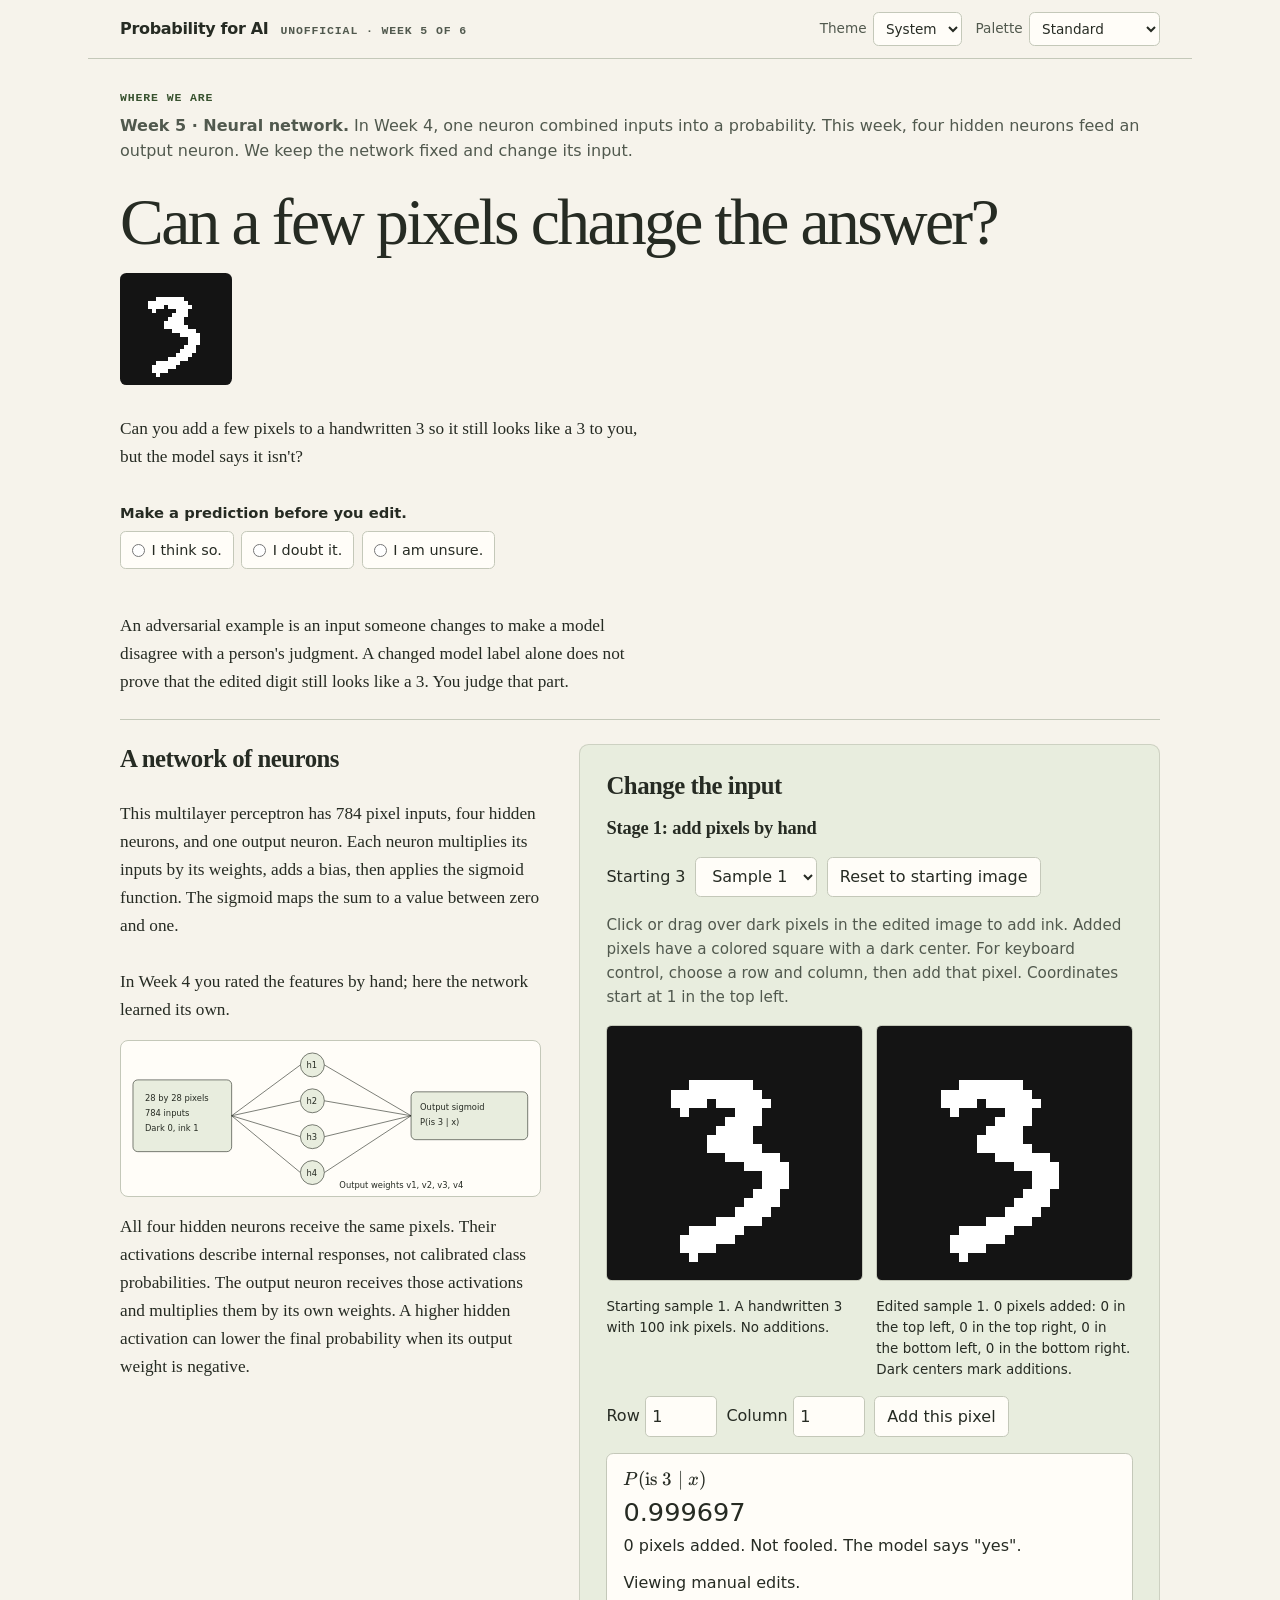
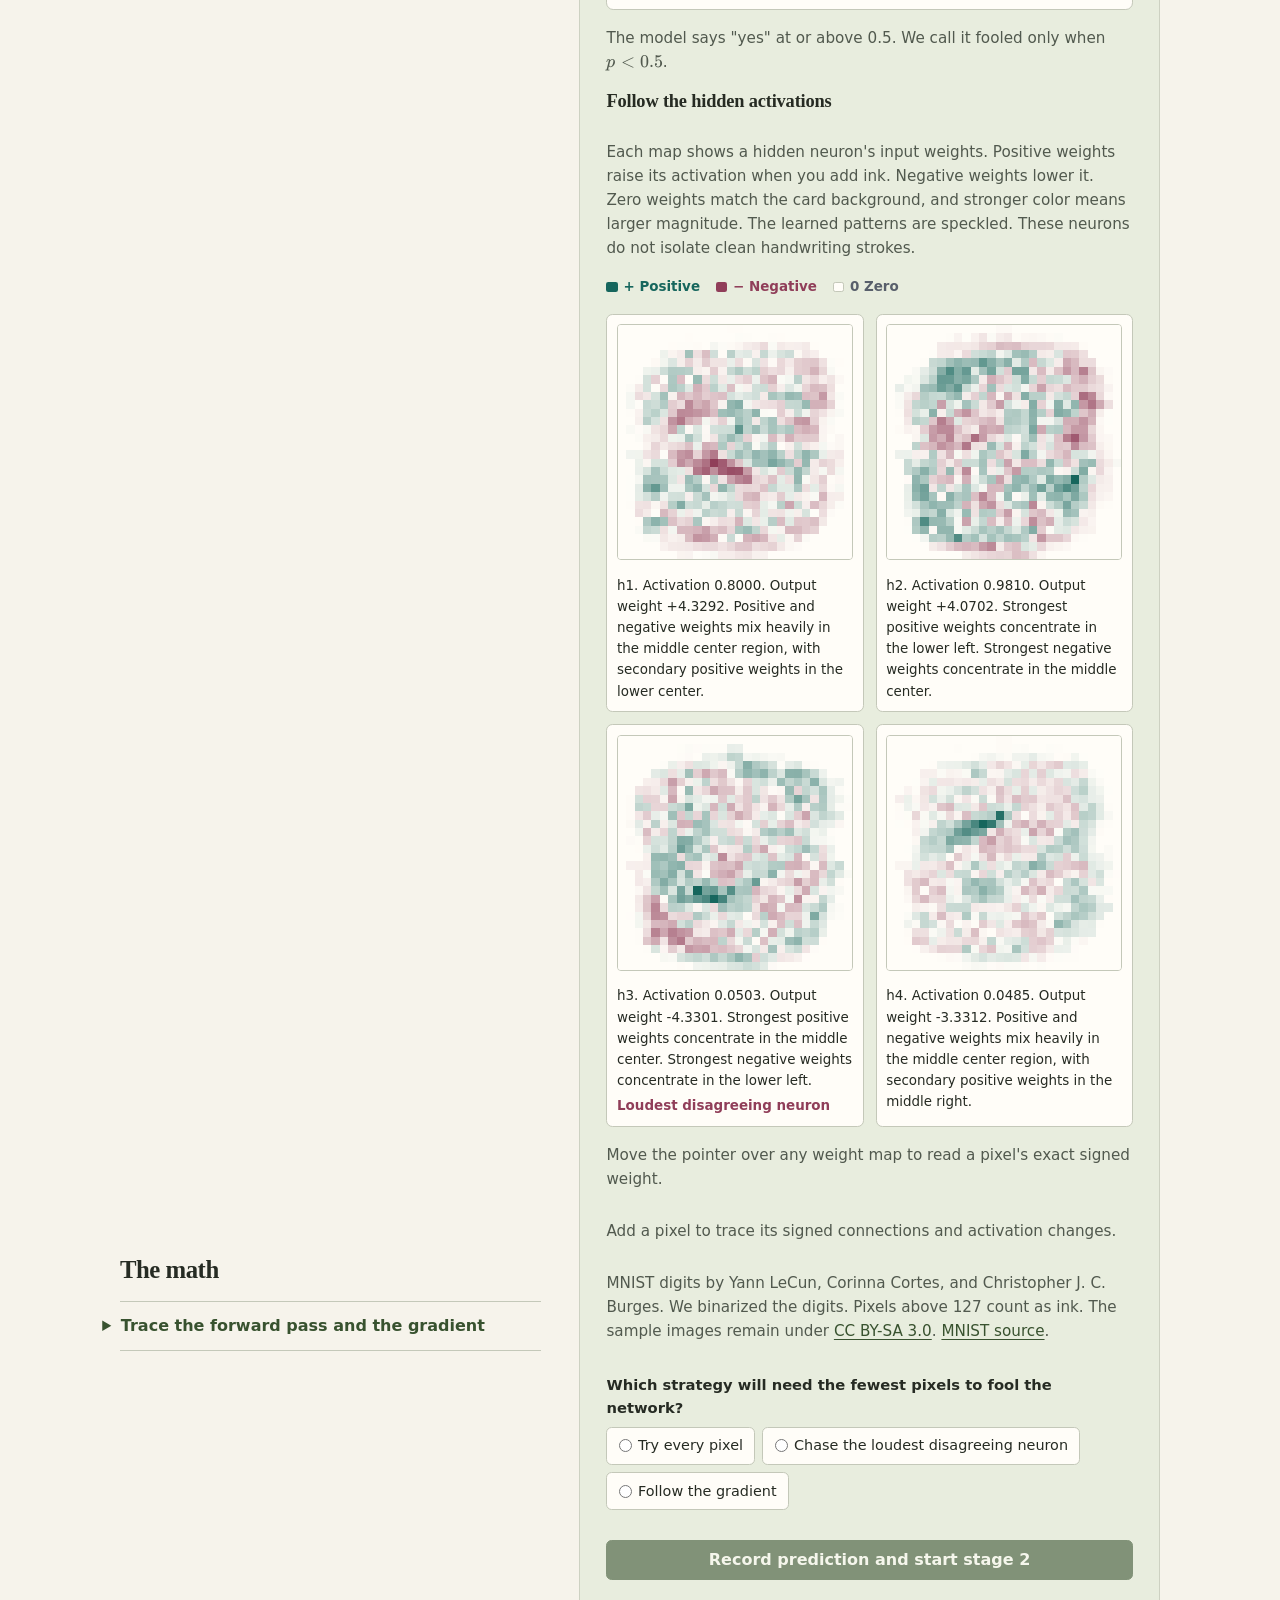
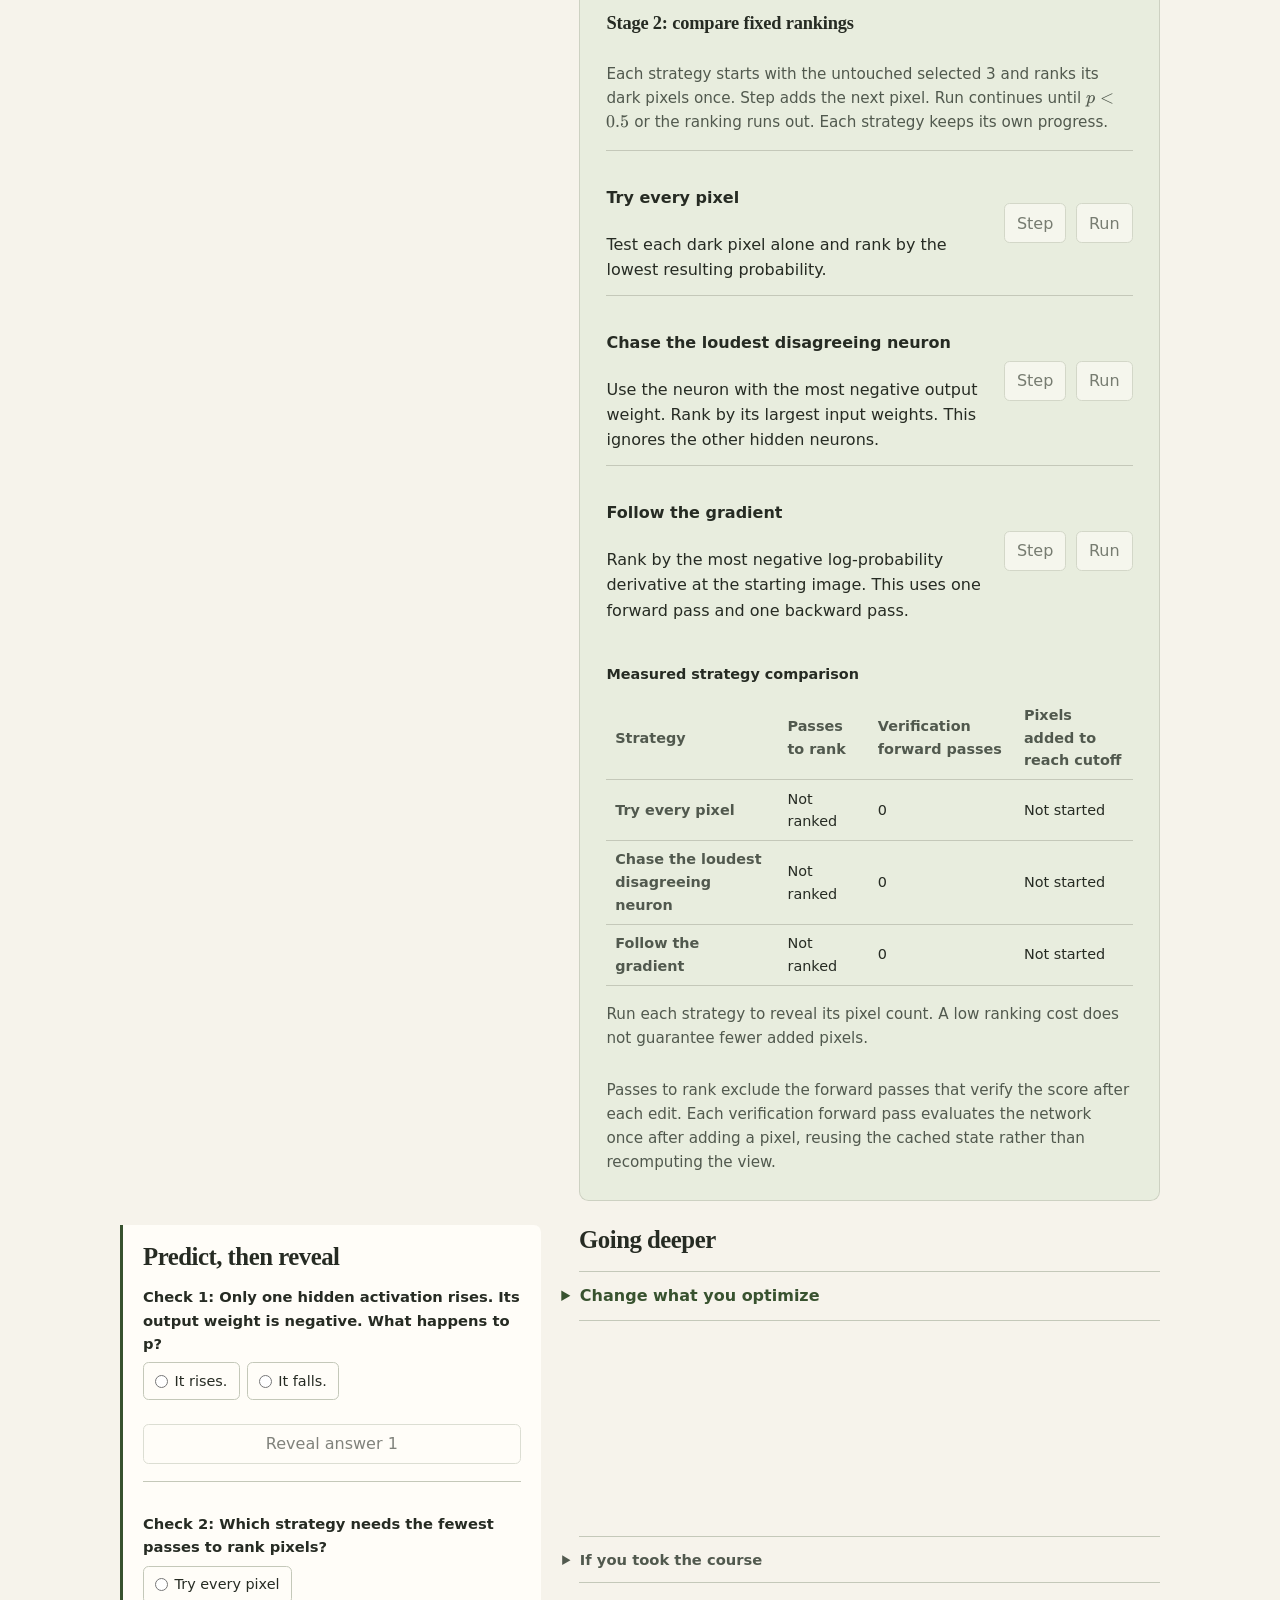
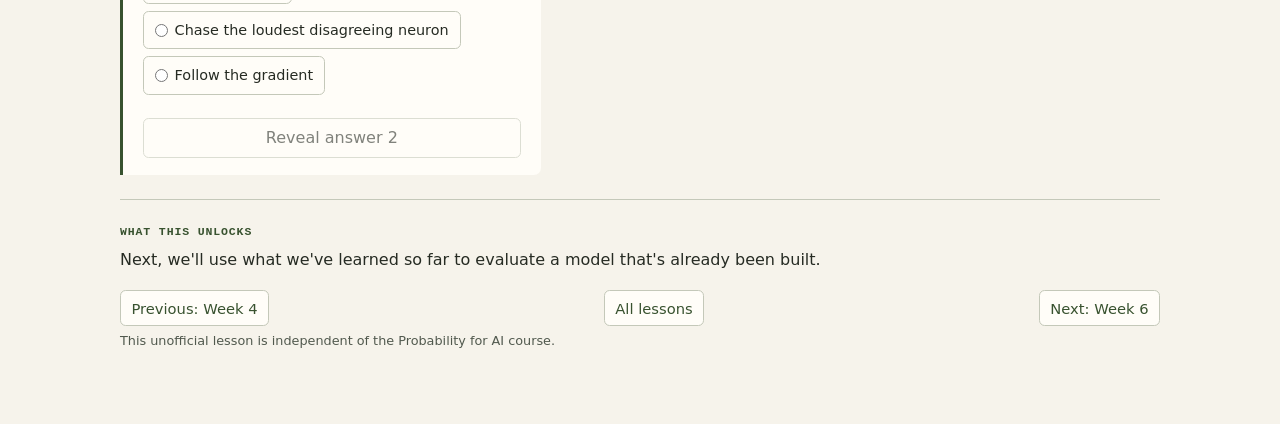
<file: lessons/week5.html>
<!doctype html>
<html lang="en">
<head>
  <meta charset="utf-8">
  <meta name="viewport" content="width=device-width, initial-scale=1">
  <title>Week 5 · Neural network | Probability for AI</title>
  <link rel="stylesheet" href="../vendor/katex/katex.min.css">
  <link rel="stylesheet" href="../shared/site.css">
  <style>
    .reading-prose { display: grid; gap: 1rem; }
    .diagram { width: 100%; height: auto; color: var(--ink); background: var(--card); border: 1px solid var(--line); border-radius: 0.5rem; }
    .diagram text { fill: currentColor; font: 14px system-ui, sans-serif; }
    .diagram rect, .diagram circle { fill: var(--panel); stroke: currentColor; }
    .diagram path, .diagram line { fill: none; stroke: currentColor; }
    .hook-digit { width: 112px; height: 112px; image-rendering: pixelated; border-radius: 0.4rem; }
    .centerpiece { display: grid; gap: 1rem; }
    .controls { display: flex; flex-wrap: wrap; align-items: center; gap: 0.6rem; }
    .digits { display: grid; grid-template-columns: repeat(2, minmax(0, 1fr)); gap: 0.85rem; max-width: 34rem; }
    figure { margin: 0; min-width: 0; }
    figcaption { font-size: 0.84rem; margin-top: 0.45rem; }
    .digits canvas { width: 100%; aspect-ratio: 1; image-rendering: pixelated; touch-action: none; border: 1px solid var(--line); border-radius: 0.35rem; }
    #edited { cursor: crosshair; }
    #edited.locked { cursor: not-allowed; opacity: 0.92; }
    .heatmaps { display: grid; grid-template-columns: repeat(2, minmax(0, 1fr)); gap: 0.75rem; }
    .heatmaps figure { padding: 0.6rem; border: 1px solid var(--line); border-radius: 0.4rem; background: var(--card); }
    .heatmaps canvas { width: 100%; aspect-ratio: 1; image-rendering: pixelated; border: 1px solid var(--line); border-radius: 0.25rem; cursor: crosshair; }
    .badge { display: block; font-weight: 700; color: var(--negative); margin-top: 0.25rem; }
    .chasing { outline: 3px solid var(--negative); outline-offset: 2px; }
    .score { font-size: 1.6rem; font-variant-numeric: tabular-nums; }
    .trace { font-size: 0.87rem; }
    .swatch--zero { background: var(--card); border: 1px solid var(--line); }
    .strategy { display: grid; grid-template-columns: minmax(0, 1fr) auto; gap: 0.5rem; padding: 0.8rem 0; border-top: 1px solid var(--line); }
    .table-scroll { overflow-x: auto; max-width: 100%; min-width: 0; }
    .data-table caption { text-align: left; font-weight: 650; margin: 0.7rem 0; }
    input[type="number"] { width: 4.5rem; color: var(--ink); background: var(--card); border: 1px solid var(--line); padding: 0.4rem; border-radius: 0.3rem; }
    #combination { overflow-wrap: anywhere; }
    .check-item { display: grid; gap: 0.6rem; }
    @media (max-width: 480px) {
      .strategy { grid-template-columns: 1fr; }
    }
  </style>
</head>
<body>
  <a class="skip-link" href="#main-content">Skip to lesson</a>
  <header class="lesson-bar">
    <div class="series">
      <a class="brand" href="../index.html">Probability for AI</a>
      <span class="muted eyebrow">Unofficial · Week 5 of 6</span>
    </div>
    <div class="bar-controls">
      <label class="bar-control" for="theme-select">Theme
        <select id="theme-select">
          <option value="system">System</option>
          <option value="light">Light</option>
          <option value="dark">Dark</option>
        </select>
      </label>
      <label class="bar-control" for="palette-select">Palette
        <select id="palette-select">
          <option value="default">Standard</option>
          <option value="cb">High-contrast</option>
        </select>
      </label>
    </div>
  </header>

  <main id="main-content" class="lesson" tabindex="-1">
    <aside class="context" aria-label="Where we are">
      <span class="eyebrow">Where we are</span>
      <p><strong>Week 5 · Neural network.</strong> In Week 4, one neuron combined inputs into a probability. This week, four hidden neurons feed an output neuron. We keep the network fixed and change its input.</p>
    </aside>

    <header class="hook reading-prose">
      <h1>Can a few pixels change the answer?</h1>
      <canvas id="hook-digit" class="hook-digit" width="112" height="112" role="img" aria-label="A clean handwritten 3 from sample 1."></canvas>
      <p>Can you add a few pixels to a handwritten 3 so it still looks like a 3 to you, but the model says it isn't?</p>
      <fieldset>
        <legend>Make a prediction before you edit.</legend>
        <div class="options">
          <label><input type="radio" name="hook" value="yes">I think so.</label>
          <label><input type="radio" name="hook" value="no">I doubt it.</label>
          <label><input type="radio" name="hook" value="unsure">I am unsure.</label>
        </div>
      </fieldset>
      <p>An adversarial example is an input someone changes to make a model disagree with a person's judgment. A changed model label alone does not prove that the edited digit still looks like a 3. You judge that part.</p>
    </header>

    <section class="model reading-prose">
      <h2>A network of neurons</h2>
      <p>This multilayer perceptron has 784 pixel inputs, four hidden neurons, and one output neuron. Each neuron multiplies its inputs by its weights, adds a bias, then applies the sigmoid function. The sigmoid maps the sum to a value between zero and one.</p>
      <p>In Week 4 you rated the features by hand; here the network learned its own.</p>
      <svg class="diagram" viewBox="0 0 700 260" role="img" aria-labelledby="architecture-title architecture-desc">
        <title id="architecture-title">The network for "is it a 3?"</title>
        <desc id="architecture-desc">Each of 784 pixels connects to all four hidden neurons. Each hidden neuron applies its own weights, bias, and sigmoid. Only the four hidden activations feed the output neuron. The output applies its own four weights, bias, and sigmoid to compute the probability of a 3.</desc>
        <rect x="20" y="65" width="165" height="120" rx="8"/>
        <text x="40" y="100">28 by 28 pixels</text>
        <text x="40" y="125">784 inputs</text>
        <text x="40" y="150">Dark 0, ink 1</text>
        <path d="M185 125 L300 40 M185 125 L300 100 M185 125 L300 160 M185 125 L300 220 M340 40 L485 125 M340 100 L485 125 M340 160 L485 125 M340 220 L485 125"/>
        <circle cx="320" cy="40" r="20"/>
        <circle cx="320" cy="100" r="20"/>
        <circle cx="320" cy="160" r="20"/>
        <circle cx="320" cy="220" r="20"/>
        <text x="310" y="45">h1</text>
        <text x="310" y="105">h2</text>
        <text x="310" y="165">h3</text>
        <text x="310" y="225">h4</text>
        <rect x="485" y="85" width="195" height="80" rx="8"/>
        <text x="500" y="115">Output sigmoid</text>
        <text x="500" y="140">P(is 3 | x)</text>
        <text x="365" y="245">Output weights v1, v2, v3, v4</text>
      </svg>
      <p>All four hidden neurons receive the same pixels. Their activations describe internal responses, not calibrated class probabilities. The output neuron receives those activations and multiplies them by its own weights. A higher hidden activation can lower the final probability when its output weight is negative.</p>
    </section>

    <section class="interactive centerpiece" aria-labelledby="centerpiece-title">
      <h2 id="centerpiece-title">Change the input</h2>
      <h3>Stage 1: add pixels by hand</h3>
      <div class="controls">
        <label for="sample">Starting 3</label>
        <select id="sample"></select>
        <button id="reset" type="button">Reset to starting image</button>
        <button id="return-manual" type="button" hidden>Return to manual editing</button>
      </div>
      <p>Click or drag over dark pixels in the edited image to add ink. Added pixels have a colored square with a dark center. For keyboard control, choose a row and column, then add that pixel. Coordinates start at 1 in the top left.</p>
      <div class="digits">
        <figure>
          <canvas id="starting" width="224" height="224" role="img" aria-label="Starting handwritten 3" aria-describedby="starting-desc"></canvas>
          <figcaption id="starting-desc"></figcaption>
        </figure>
        <figure>
          <canvas id="edited" width="224" height="224" role="img" aria-label="Edited handwritten 3" aria-describedby="edited-desc"></canvas>
          <figcaption id="edited-desc"></figcaption>
        </figure>
      </div>
      <div class="controls">
        <label>Row <input id="pixel-row" type="number" min="1" max="28" value="1"></label>
        <label>Column <input id="pixel-col" type="number" min="1" max="28" value="1"></label>
        <button id="add-pixel" type="button">Add this pixel</button>
      </div>
      <div class="card">
        <p>$P(\text{is 3} \mid x)$</p>
        <output id="probability" class="score"></output>
        <p id="status" role="status" aria-live="polite"></p>
        <p id="view-label" role="status" aria-live="polite"></p>
      </div>
      <p>The model says "yes" at or above 0.5. We call it fooled only when $p &lt; 0.5$.</p>

      <h3>Follow the hidden activations</h3>
      <p>Each map shows a hidden neuron's input weights. Positive weights raise its activation when you add ink. Negative weights lower it. Zero weights match the card background, and stronger color means larger magnitude. The learned patterns are speckled. These neurons do not isolate clean handwriting strokes.</p>
      <div class="weight-legend">
        <span class="weight-legend-item positive"><span class="swatch" aria-hidden="true"></span>+ Positive</span>
        <span class="weight-legend-item negative"><span class="swatch" aria-hidden="true"></span>&minus; Negative</span>
        <span class="weight-legend-item neutral"><span class="swatch swatch--zero" aria-hidden="true"></span>0 Zero</span>
      </div>
      <div id="heatmaps" class="heatmaps"></div>
      <p id="heatmap-probe" class="muted trace" aria-live="polite">Move the pointer over any weight map to read a pixel's exact signed weight.</p>
      <p id="trace" class="trace"></p>
      <p class="muted">MNIST digits by Yann LeCun, Corinna Cortes, and Christopher J. C. Burges. We binarized the digits. Pixels above 127 count as ink. The sample images remain under <a href="https://creativecommons.org/licenses/by-sa/3.0/">CC BY-SA 3.0</a>. <a href="https://yann.lecun.com/exdb/mnist/">MNIST source</a>.</p>

      <fieldset id="prediction">
        <legend>Which strategy will need the fewest pixels to fool the network?</legend>
        <div class="options">
          <label><input type="radio" name="prediction" value="every">Try every pixel</label>
          <label><input type="radio" name="prediction" value="neuron">Chase the loudest disagreeing neuron</label>
          <label><input type="radio" name="prediction" value="grad">Follow the gradient</label>
        </div>
      </fieldset>
      <button id="compare" class="primary" type="button" disabled>Record prediction and start stage 2</button>
      <p id="prediction-status" role="status"></p>

      <h3>Stage 2: compare fixed rankings</h3>
      <p>Each strategy starts with the untouched selected 3 and ranks its dark pixels once. Step adds the next pixel. Run continues until $p &lt; 0.5$ or the ranking runs out. Each strategy keeps its own progress.</p>
      <div id="strategies"></div>
      <div class="table-scroll">
        <table class="data-table">
          <caption>Measured strategy comparison</caption>
          <thead>
            <tr>
              <th scope="col">Strategy</th>
              <th scope="col">Passes to rank</th>
              <th scope="col">Verification forward passes</th>
              <th scope="col">Pixels added to reach cutoff</th>
            </tr>
          </thead>
          <tbody id="results"></tbody>
        </table>
      </div>
      <p id="tradeoff">Record a prediction, then run the strategies to compare their costs.</p>
      <p>Passes to rank exclude the forward passes that verify the score after each edit. Each verification forward pass evaluates the network once after adding a pixel, reusing the cached state rather than recomputing the view.</p>
    </section>

    <section class="math reading-prose">
      <h2>The math</h2>
      <details class="disclosure">
        <summary>Trace the forward pass and the gradient</summary>
        <div class="disclosure-body">
          <p>Write the image as $x$. Each pixel $x_j$ is zero or one. Hidden neuron $i$ has input weights $w_{ij}$ and bias $b_i$. Its activation is $h_i$. The output has weights $v_i$ and bias $b_{\text{out}}$.</p>
          <div class="formula">$$h_i(x)=\sigma\left(b_i+\sum_{j=1}^{784}w_{ij}x_j\right),\quad i=1,\dots,4$$</div>
          <div class="formula">$$p=P(\text{is 3}\mid x)=\sigma\left(b_{\text{out}}+\sum_{i=1}^{4}v_i h_i(x)\right)$$</div>
          <p>Here $\sigma(z)=1/(1+e^{-z})$. The model is fooled when $p &lt; 0.5$. At exactly 0.5 it still says "yes".</p>
          <p>The chain rule multiplies the output slope, the output weight, the hidden sigmoid slope, and the input weight. It sums the contributions through all four hidden neurons.</p>
          <div class="formula">$$\begin{aligned}\frac{\partial p}{\partial x_j}&=p(1-p)\sum_{i=1}^{4}v_i h_i(1-h_i)w_{ij}\end{aligned}$$</div>
          <div class="formula">$$\begin{aligned}\frac{\partial\log p}{\partial x_j}&=\frac{1}{p}\frac{\partial p}{\partial x_j}\\&=(1-p)\sum_{i=1}^{4}v_i h_i(1-h_i)w_{ij}\end{aligned}$$</div>
          <p>At a fixed image, $1/p$ is the same positive factor for every pixel. The probability slope and log-probability slope therefore have identical signs and rankings. The gradient strategy uses the log-probability slope.</p>
          <p>A derivative describes a small brightness change at the starting image. A full binary flip changes zero to one. The linear approximation can miss that flip's effect because the sigmoid slopes change as the image changes.</p>
        </div>
      </details>
    </section>

    <section class="check">
      <h2>Predict, then reveal</h2>
      <div class="check-item">
        <fieldset>
          <legend>Check 1: Only one hidden activation rises. Its output weight is negative. What happens to p?</legend>
          <div class="options">
            <label><input type="radio" name="check1" value="rise">It rises.</label>
            <label><input type="radio" name="check1" value="fall">It falls.</label>
          </div>
        </fieldset>
        <button id="reveal1" type="button" disabled>Reveal answer 1</button>
        <p id="answer1" hidden>The negative output weight turns the activation increase into a smaller output sum. The sigmoid increases with its input, so p falls.</p>
      </div>
      <div class="check-item">
        <fieldset>
          <legend>Check 2: Which strategy needs the fewest passes to rank pixels?</legend>
          <div class="options">
            <label><input type="radio" name="check2" value="every">Try every pixel</label>
            <label><input type="radio" name="check2" value="neuron">Chase the loudest disagreeing neuron</label>
            <label><input type="radio" name="check2" value="grad">Follow the gradient</label>
          </div>
        </fieldset>
        <button id="reveal2" type="button" disabled>Reveal answer 2</button>
        <p id="answer2" hidden></p>
      </div>
    </section>

    <section class="deeper reading-prose">
      <h2>Going deeper</h2>
      <details class="disclosure">
        <summary>Change what you optimize</summary>
        <div class="disclosure-body">
          <svg class="diagram" viewBox="0 0 480 270" role="img" aria-labelledby="training-title training-desc">
            <title id="training-title">Training and attacking change different quantities</title>
            <desc id="training-desc">Training keeps a labeled input fixed and changes weights and biases to improve predictions. Attacking keeps weights and biases fixed and changes pixels to lower the probability of a 3.</desc>
            <rect x="15" y="15" width="450" height="110" rx="8"/>
            <text x="30" y="42">Training</text>
            <text x="30" y="70">Keep labeled input fixed.</text>
            <text x="30" y="98">Change weights and biases to improve predictions.</text>
            <rect x="15" y="145" width="450" height="110" rx="8"/>
            <text x="30" y="172">Attacking</text>
            <text x="30" y="200">Keep weights and biases fixed.</text>
            <text x="30" y="228">Change pixels to lower P(is 3 | x).</text>
          </svg>
          <p>Training changes weights and biases to improve predictions on labeled examples. Attacking keeps those parameters fixed and changes the input to lower the probability of a 3.</p>
          <p>Adding ink increases a pixel value, so we choose a dark pixel with a negative derivative. Removing ink decreases a pixel value, so we choose a lit pixel with a positive derivative. Both rules use a local approximation.</p>
          <p>Brightness can take any value between zero and one. A partial brightness adjustment differs from a complete binary flip. Would trying every pixel and chasing a neuron still work? Trying every pixel still works, but you must choose a brightness step size for the comparison. Chasing a neuron still works because its signed weights give the direction to push its activation. Keep each adjusted brightness within zero and one.</p>
          <p>Trying every pixel tests single additions in isolation. It does not test every combination of additions. For the selected 3, the number of ways to choose 20 dark pixels is <span id="combination"></span>.</p>
          <p>Reranking after every edit can change the next choice because the current image changes the sigmoid slopes. It also repeats the ranking work. Our comparison ranks once at the starting image. The neuron strategy considers one hidden neuron's weights. The gradient combines all four neurons and their current slopes.</p>
        </div>
      </details>
    </section>

    <details class="pointer disclosure">
      <summary>If you took the course</summary>
      <p>The course covers this with a different example.</p>
    </details>

    <footer class="unlock">
      <span class="eyebrow">What this unlocks</span>
      <p>Next, we'll use what we've learned so far to evaluate a model that's already been built.</p>
      <nav class="lesson-nav" aria-label="Lessons">
        <a href="week4.html">Previous: Week 4</a>
        <a href="../index.html">All lessons</a>
        <a href="week6.html">Next: Week 6</a>
      </nav>
      <p class="unofficial-note">This unofficial lesson is independent of the Probability for AI course.</p>
    </footer>
  </main>

  <script src="../vendor/katex/katex.min.js"></script>
  <script src="../vendor/katex/contrib/auto-render.min.js"></script>
  <script src="week5-weights.js"></script>
  <script src="../shared/site.js"></script>
  <script src="week5.js"></script>
</body>
</html>
</file>
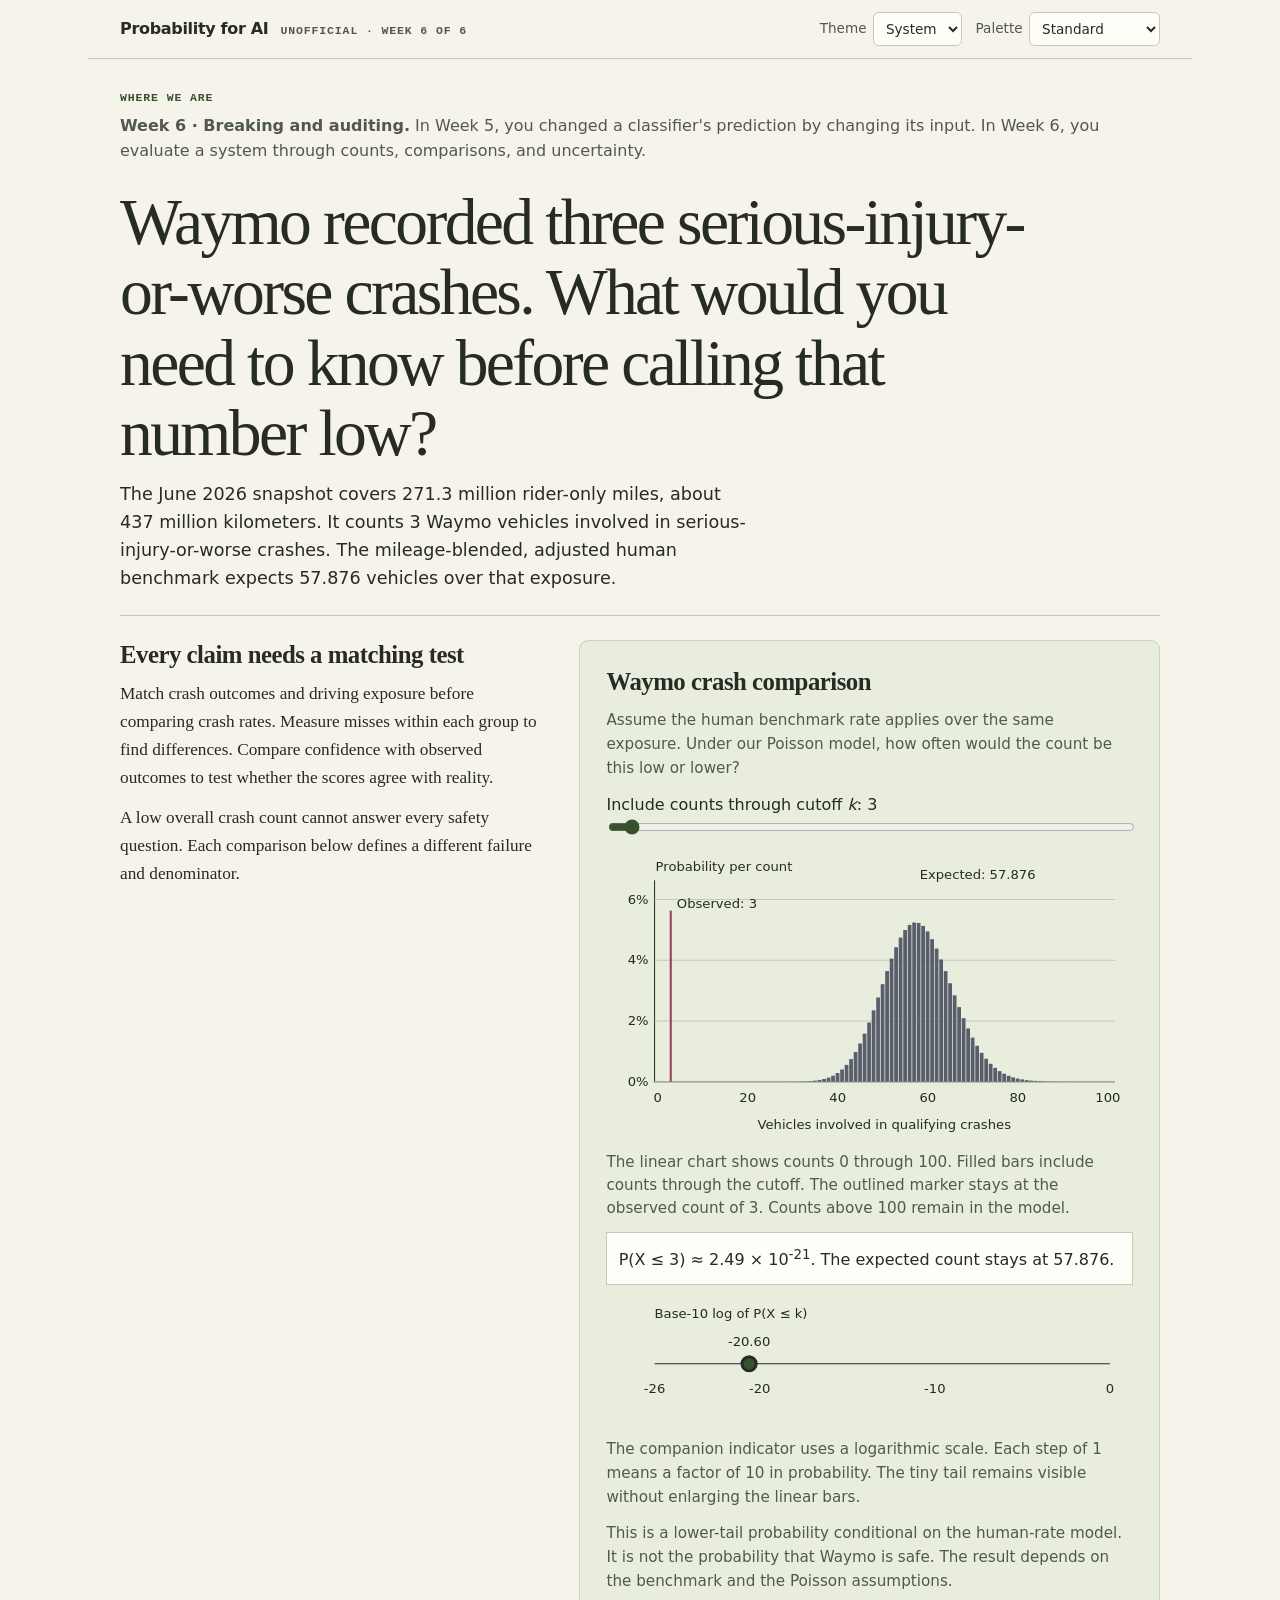
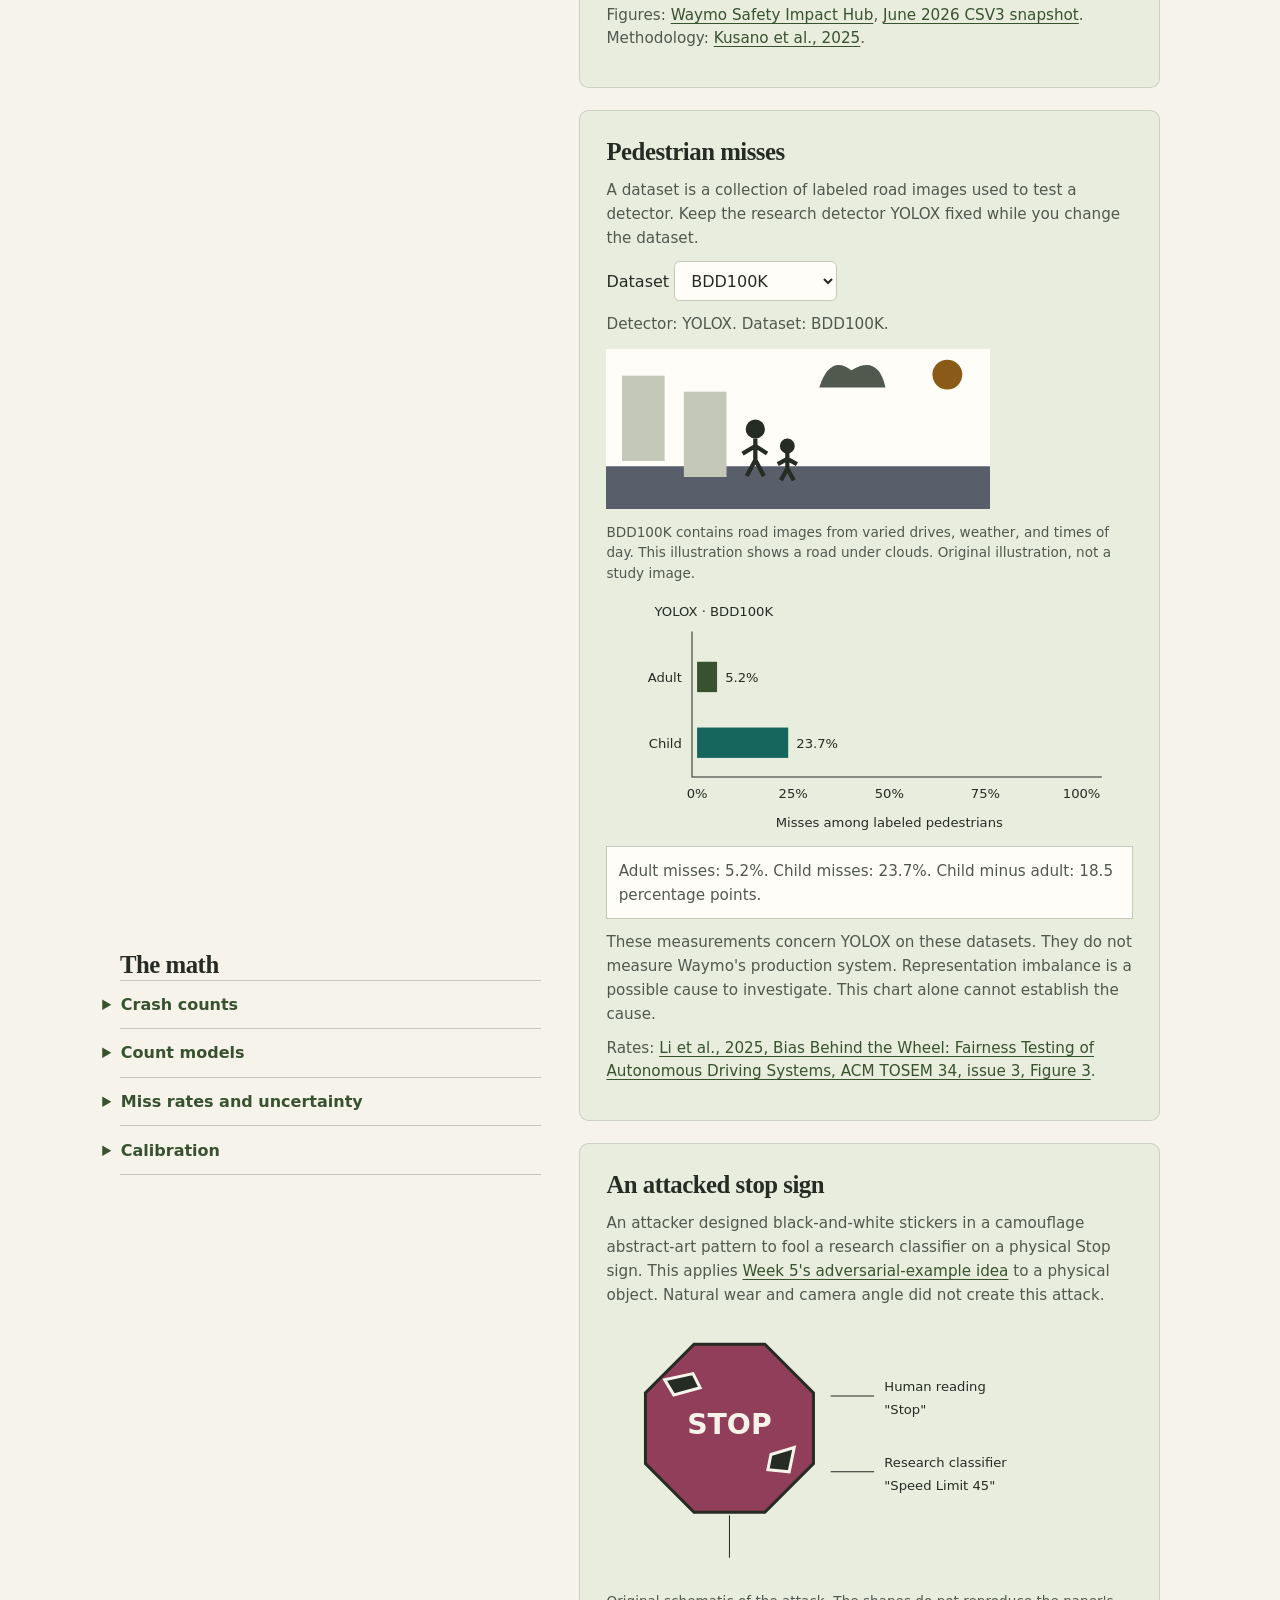
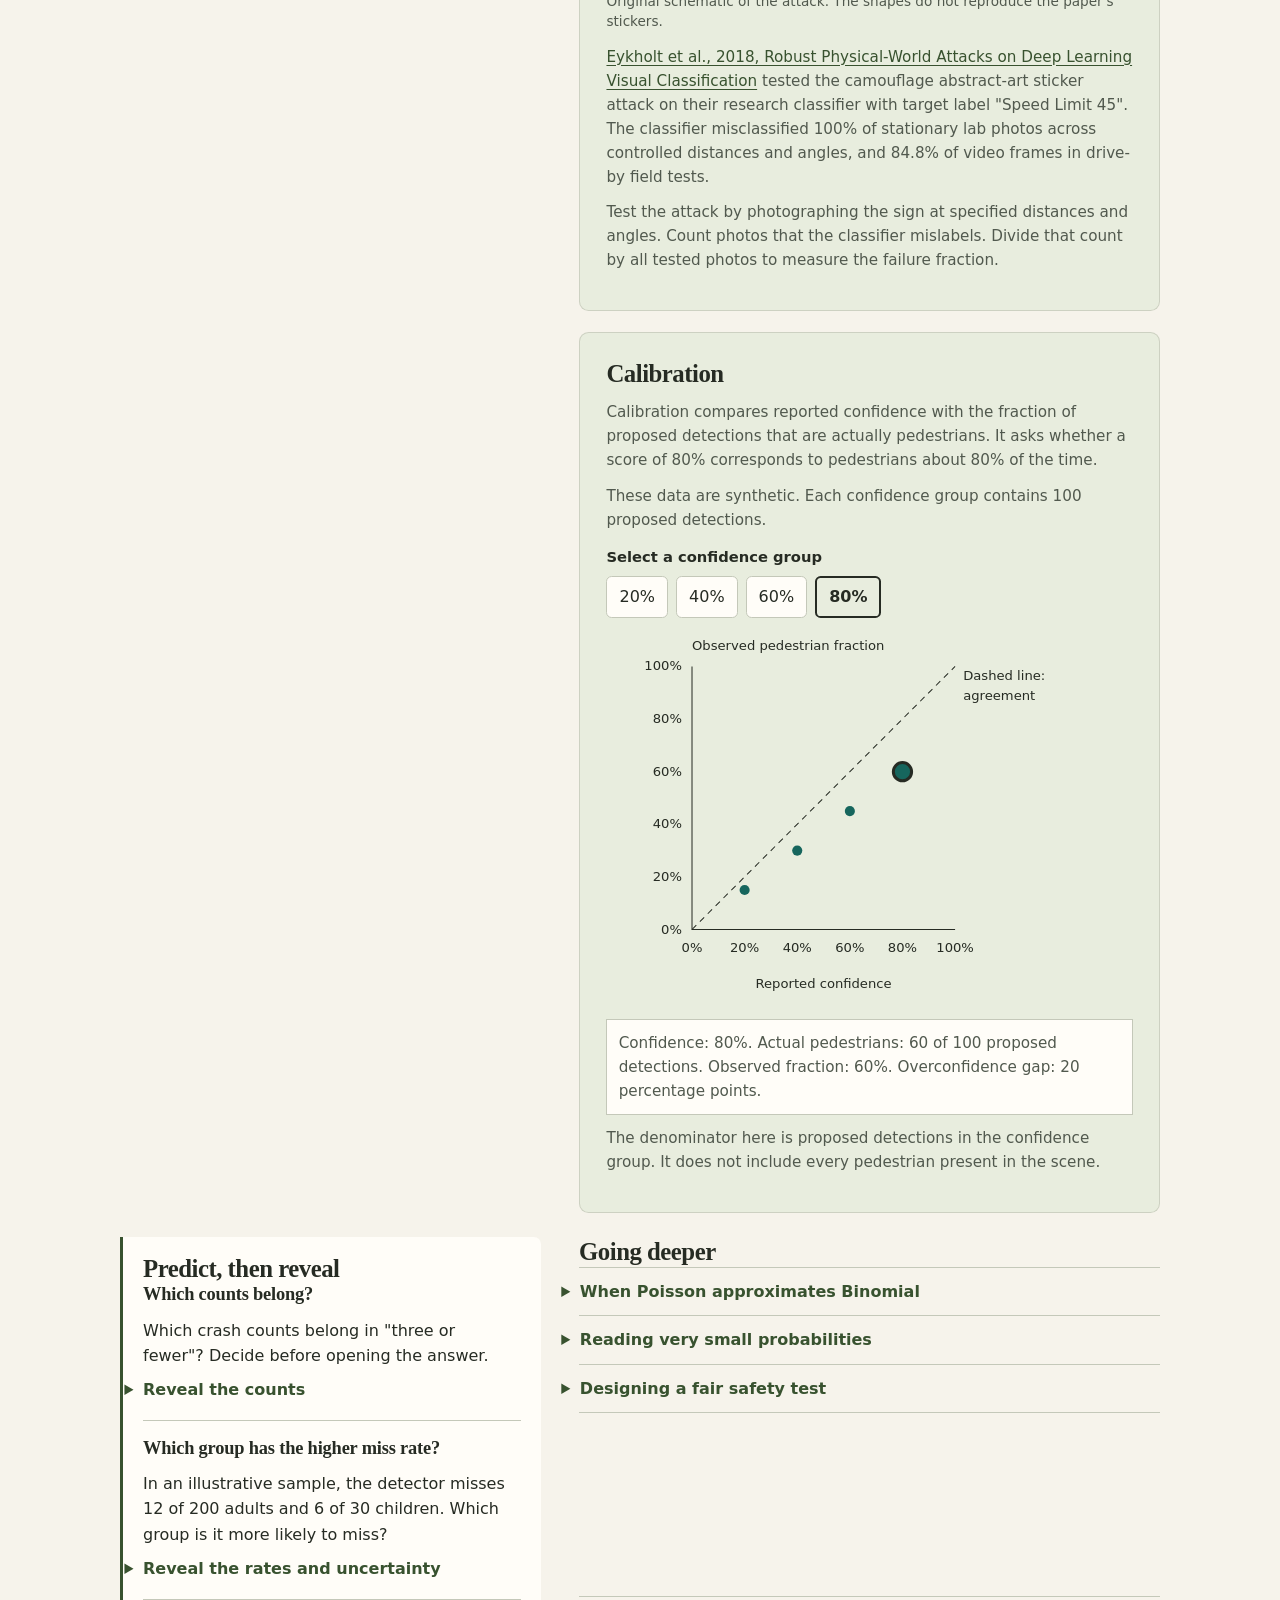
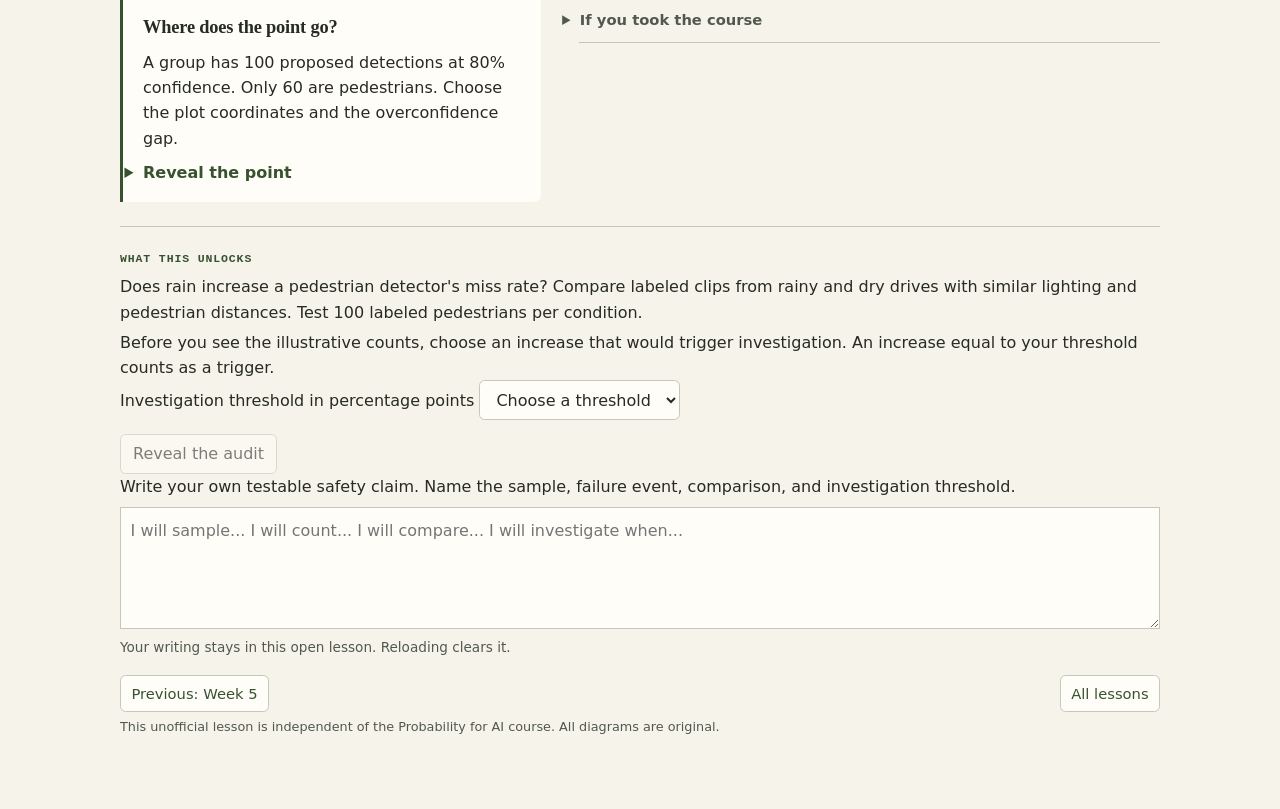
<file: lessons/week6.html>
<!doctype html>
<html lang="en">
<head>
<meta charset="utf-8"><meta name="viewport" content="width=device-width, initial-scale=1">
<title>Week 6 · Breaking and auditing | Probability for AI</title>
<link rel="stylesheet" href="../vendor/katex/katex.min.css">
<link rel="stylesheet" href="../shared/site.css">
<style>
.chart { display: block; width: 100%; height: auto; margin-block: .8rem; color: var(--ink); }
.chart text { fill: currentColor; font: 13px var(--sans); }
.chart .axis { stroke: var(--ink); fill: none; }
.chart .guide { stroke: var(--line); fill: none; }
.chart .first { fill: var(--chart-1); }
.chart .second { fill: var(--chart-2); }
.chart .mark { stroke: var(--negative); fill: none; stroke-width: 2; }
.chart .selected { stroke: var(--ink); stroke-width: 3; }
.citation, figcaption { font: .85rem/1.5 var(--sans); color: var(--muted); overflow-wrap: anywhere; }
figure { margin: .8rem 0; }
.readout { margin-block: .8rem; padding: .7rem; border: 1px solid var(--line); background: var(--card); font-variant-numeric: tabular-nums; }
input[type="range"] { width: 100%; }
.interactive > p, .interactive > label { margin-block: .7rem; }
.group-buttons { display: flex; flex-wrap: wrap; gap: .5rem; }
.group-buttons [aria-pressed="true"] { border: 2px solid var(--ink); background: var(--panel); font-weight: 700; }
.scene { max-width: 24rem; }
textarea { display: block; width: 100%; margin-block: .5rem; padding: .6rem; background: var(--card); color: var(--ink); border: 1px solid var(--line); font: inherit; }
.check details p { margin-block-start: .65rem; }
.math, .deeper { min-width: 0; }
#rain-answer { margin-block: 1rem; }
.prompt { margin: .6rem 0; padding-inline-start: .8rem; border-inline-start: 2px solid var(--accent); }
</style>
</head>
<body>
<a class="skip-link" href="#main-content">Skip to lesson</a>
<header class="lesson-bar"><div class="series"><a class="brand" href="../index.html">Probability for AI</a><span class="muted eyebrow">Unofficial · Week 6 of 6</span></div>
<div class="bar-controls"><label class="bar-control" for="theme-select">Theme <select id="theme-select"><option value="system">System</option><option value="light">Light</option><option value="dark">Dark</option></select></label><label class="bar-control" for="palette-select">Palette <select id="palette-select"><option value="default">Standard</option><option value="cb">High-contrast</option></select></label></div></header>
<main class="lesson" id="main-content" tabindex="-1">
<aside class="context" aria-label="Where we are"><span class="eyebrow">Where we are</span><p><strong>Week 6 · Breaking and auditing.</strong> In Week 5, you changed a classifier's prediction by changing its input. In Week 6, you evaluate a system through counts, comparisons, and uncertainty.</p></aside>
<header class="hook"><h1>Waymo recorded three serious-injury-or-worse crashes. What would you need to know before calling that number low?</h1><p>The June 2026 snapshot covers 271.3 million rider-only miles, about 437 million kilometers. It counts 3 Waymo vehicles involved in serious-injury-or-worse crashes. The mileage-blended, adjusted human benchmark expects 57.876 vehicles over that exposure.</p></header>
<section class="model"><h2>Every claim needs a matching test</h2><p>Match crash outcomes and driving exposure before comparing crash rates. Measure misses within each group to find differences. Compare confidence with observed outcomes to test whether the scores agree with reality.</p><p>A low overall crash count cannot answer every safety question. Each comparison below defines a different failure and denominator.</p></section>
<div class="interactive-stack">
<section class="interactive" aria-labelledby="crash-title"><h2 id="crash-title">Waymo crash comparison</h2><p>Assume the human benchmark rate applies over the same exposure. Under our Poisson model, how often would the count be this low or lower?</p>
<label for="cutoff">Include counts through cutoff <i>k</i>: <output id="cutoff-value">3</output></label><input id="cutoff" type="range" min="0" max="100" step="1" value="3">
<svg id="crash-chart" class="chart" viewBox="0 0 520 280" role="img" aria-label="Poisson count distribution with expected count 57.876. The outlined marker fixes the observed count at 3."></svg>
<p class="citation">The linear chart shows counts 0 through 100. Filled bars include counts through the cutoff. The outlined marker stays at the observed count of 3. Counts above 100 remain in the model.</p>
<div id="tail-result" class="readout" role="status"></div>
<svg id="tail-chart" class="chart" viewBox="0 0 520 125" role="img" aria-label="Companion indicator of the base-10 logarithm of the cumulative probability, on a scale from minus 26 to zero."></svg>
<p>The companion indicator uses a logarithmic scale. Each step of 1 means a factor of 10 in probability. The tiny tail remains visible without enlarging the linear bars.</p><p>This is a lower-tail probability conditional on the human-rate model. It is not the probability that Waymo is safe. The result depends on the benchmark and the Poisson assumptions.</p>
<p class="citation">Figures: <a href="https://waymo.com/safety/impact/">Waymo Safety Impact Hub</a>, <a href="https://storage.googleapis.com/waymo-uploads/files/documents/safety/safety-impact-data/CSV3%20-%20Collision%20Counts%20and%20Comparison%20to%20Benchmarks%20202009-202606-2022benchmark.csv">June 2026 CSV3 snapshot</a>. Methodology: <a href="https://doi.org/10.1080/15389588.2025.2499887">Kusano et al., 2025</a>.</p></section>
<section class="interactive" aria-labelledby="miss-title"><h2 id="miss-title">Pedestrian misses</h2><p>A dataset is a collection of labeled road images used to test a detector. Keep the research detector YOLOX fixed while you change the dataset.</p>
<label for="dataset">Dataset <select id="dataset"><option value="bdd">BDD100K</option><option value="city">CityPersons</option><option value="day">EuroCity-Day</option><option value="night">EuroCity-Night</option></select></label>
<p id="detector-label"></p><figure><svg id="scene" class="chart scene" viewBox="0 0 360 150" role="img"></svg><figcaption id="scene-description"></figcaption></figure>
<svg id="miss-chart" class="chart" viewBox="0 0 520 235" role="img" aria-label="Adult and child miss rates on the same 0 to 100 percent scale."></svg><p id="miss-result" class="readout" role="status"></p>
<p>These measurements concern YOLOX on these datasets. They do not measure Waymo's production system. Representation imbalance is a possible cause to investigate. This chart alone cannot establish the cause.</p><p class="citation">Rates: <a href="https://chenzhenpeng18.github.io/papers/TOSEM24_Driving.pdf">Li et al., 2025, Bias Behind the Wheel: Fairness Testing of Autonomous Driving Systems, ACM TOSEM 34, issue 3, Figure 3</a>.</p></section>
<section class="interactive" aria-labelledby="stop-title"><h2 id="stop-title">An attacked stop sign</h2><p>An attacker designed black-and-white stickers in a camouflage abstract-art pattern to fool a research classifier on a physical Stop sign. This applies <a href="week5.html">Week 5's adversarial-example idea</a> to a physical object. Natural wear and camera angle did not create this attack.</p>
<figure><svg class="chart" viewBox="0 0 520 255" role="img" aria-label="Original schematic of an attacked Stop sign. A human reads Stop. The research classifier reports Speed Limit 45."><path d="M87 24 H157 L205 72 V142 L157 190 H87 L39 142 V72 Z" fill="var(--negative)" stroke="var(--ink)" stroke-width="3"/><text x="122" y="113" text-anchor="middle" style="fill:var(--paper);font-size:28px;font-weight:bold">STOP</text><path d="M58 59 l28 -6 7 14 -26 7 Z M163 133 l23 -7 -5 24 -21 -2 Z" fill="var(--ink)" stroke="var(--paper)" stroke-width="3"/><path class="axis" d="M122 193 V235 M222 75 H265 M222 150 H265"/><text x="275" y="70">Human reading</text><text x="275" y="93">"Stop"</text><text x="275" y="145">Research classifier</text><text x="275" y="168">"Speed Limit 45"</text></svg><figcaption>Original schematic of the attack. The shapes do not reproduce the paper's stickers.</figcaption></figure>
<p><a href="https://openaccess.thecvf.com/content_cvpr_2018/html/Eykholt_Robust_Physical-World_Attacks_CVPR_2018_paper.html">Eykholt et al., 2018, Robust Physical-World Attacks on Deep Learning Visual Classification</a> tested the camouflage abstract-art sticker attack on their research classifier with target label "Speed Limit 45". The classifier misclassified 100% of stationary lab photos across controlled distances and angles, and 84.8% of video frames in drive-by field tests.</p><p>Test the attack by photographing the sign at specified distances and angles. Count photos that the classifier mislabels. Divide that count by all tested photos to measure the failure fraction.</p></section>
<section class="interactive" aria-labelledby="cal-title"><h2 id="cal-title">Calibration</h2><p>Calibration compares reported confidence with the fraction of proposed detections that are actually pedestrians. It asks whether a score of 80% corresponds to pedestrians about 80% of the time.</p><p>These data are synthetic. Each confidence group contains 100 proposed detections.</p>
<fieldset><legend>Select a confidence group</legend><div class="group-buttons" id="confidence-buttons"><button type="button" data-confidence="20" aria-pressed="false">20%</button><button type="button" data-confidence="40" aria-pressed="false">40%</button><button type="button" data-confidence="60" aria-pressed="false">60%</button><button type="button" data-confidence="80" aria-pressed="true">80%</button></div></fieldset>
<svg id="cal-chart" class="chart" viewBox="0 0 520 370" role="img" aria-label="Synthetic reliability plot. Confidence and observed fraction use equal scales. Points lie below the dashed agreement diagonal."></svg><p id="cal-result" class="readout" role="status"></p><p>The denominator here is proposed detections in the confidence group. It does not include every pedestrian present in the scene.</p></section>
</div>
<section class="math"><h2>The math</h2>
<details class="disclosure"><summary>Crash counts</summary><div class="disclosure-body"><p>Let $X$ count vehicles involved in crashes meeting the injury criterion over the specified exposure. The hub publishes the mileage-blended expected count $\lambda=57.876$ for $E=271.3$ million miles. That corresponds to an implied benchmark rate of $r \approx 0.21333$ vehicles per million miles.</p><div class="formula">$$\lambda = r\,E \approx 0.21333 \times 271.3 \approx 57.876$$</div><p>A probability per trial, a rate per million miles, and an expected count over total exposure are different quantities.</p><div class="formula">$$X\sim\operatorname{Poi}(57.876)$$</div><div class="formula">$$\begin{aligned}P(X\le 3)&=\sum_{j=0}^{3}e^{-57.876}\frac{57.876^j}{j!}\\&\approx 2.49\times 10^{-21}\end{aligned}$$</div><p>Sum all counts at least as low as 3 under the benchmark model.</p></div></details>
<details class="disclosure"><summary>Count models</summary><div class="disclosure-body"><p>A Bernoulli variable records one yes/no trial with probability $p$. A Binomial variable counts successes in $n$ independent trials with the same probability $p$.</p><p>Our Poisson model assumes independent occurrences at a constant average rate over exposure. It models a count, rather than a fixed number of trials. For a rare-event Binomial approximation, use $\lambda=np$.</p></div></details>
<details class="disclosure"><summary>Miss rates and uncertainty</summary><div class="disclosure-body"><div class="formula">$$\hat p=\frac{\text{missed pedestrians}}{\text{labeled pedestrians}}$$</div><div class="formula">$$\text{gap (pp)}=100(\hat p_{\text{child}}-\hat p_{\text{adult}})$$</div><p>A rate measured on $n$ cases is uncertain by about $\sqrt{p(1-p)/n}$. Here $p$ is the rate, estimated from the sample, and $n$ is the number of cases. This approximates one standard error under independent sampling. It is not a guaranteed error bound.</p></div></details>
<details class="disclosure"><summary>Calibration</summary><div class="disclosure-body"><p>Within each confidence group, compare mean reported confidence with the observed fraction.</p><div class="formula">$$\text{observed}=\frac{\text{actual pedestrians}}{\text{proposed detections}}$$</div><div class="formula">$$\text{gap}=\text{confidence}-\text{observed}$$</div><p>Multiply the gap by 100 to express it in percentage points.</p></div></details>
</section>
<section class="check"><h2>Predict, then reveal</h2><div class="check-item"><h3>Which counts belong?</h3><p>Which crash counts belong in "three or fewer"? Decide before opening the answer.</p><details><summary>Reveal the counts</summary><p>Include 0, 1, 2, and 3. Each count is at least as low as the observed count. Sum their probabilities.</p></details></div>
<div class="check-item"><h3>Which group has the higher miss rate?</h3><p>In an illustrative sample, the detector misses 12 of 200 adults and 6 of 30 children. Which group is it more likely to miss?</p><details><summary>Reveal the rates and uncertainty</summary><p>The adult rate is 12/200 = 6%. The child rate is 6/30 = 20%. The child rate exceeds the adult rate by 14 percentage points.</p><p>With only 30 children, the child rate has about ±7 percentage points of sampling uncertainty at one standard error: $\sqrt{0.2\times0.8/30}\approx0.073$. This is not a 95% interval.</p><p>The 14-point gap is about two standard errors, so the difference is likely real, but not certain. A larger sample would give a more precise comparison.</p></details></div>
<div class="check-item"><h3>Where does the point go?</h3><p>A group has 100 proposed detections at 80% confidence. Only 60 are pedestrians. Choose the plot coordinates and the overconfidence gap.</p><details><summary>Reveal the point</summary><p>Plot the point at 80% confidence and 60% observed fraction: $(80\%,60\%)$. The overconfidence gap is 20 percentage points.</p></details></div></section>
<section class="deeper"><h2>Going deeper</h2><details class="disclosure"><summary>When Poisson approximates Binomial</summary><div class="disclosure-body"><p>Let $n$ grow while $p$ shrinks and $np$ stays fixed. Each trial rarely succeeds, but many trials together still produce a count. The Binomial distribution approaches a Poisson distribution with $\lambda=np$.</p></div></details>
<details class="disclosure"><summary>Reading very small probabilities</summary><div class="disclosure-body"><p>Decimal and scientific notation express the same quantity: $0.005=5\times10^{-3}$. A base-10 logarithm records the exponent: $\log_{10}(0.005)\approx-2.3010$.</p><p>The crash tail is about 0.00000000000000000000249. Its base-10 logarithm is about $-20.60$. Computers can represent this value. Much smaller values can underflow to zero because floating-point numbers have a finite range.</p><p>This Interactive adds probabilities in log space with log-sum-exp. It formats the answer from the logarithm so a tiny nonzero tail does not display as zero.</p></div></details>
<details class="disclosure"><summary>Designing a fair safety test</summary><div class="disclosure-body"><p>Match the injury definition, driving exposure, and driving conditions. City streets and highways can have different risks. A p-value answers the specified comparison under its assumptions. It cannot certify every aspect of safety.</p><p>You can write your claim without another tool. This optional prompt can help you ask for feedback:</p><blockquote class="prompt">Help me turn this safety question into a testable probability claim: [my question]. Ask me what I'd sample, what counts as a failure, what I'd compare it with, and what result would make me investigate. Then help me write the claim in one sentence. Use only the data I provide.</blockquote></div></details></section>
<details class="pointer disclosure"><summary>If you took the course</summary><p>The course covers this with a different example.</p></details>
<footer class="unlock"><span class="eyebrow">What this unlocks</span><p>Does rain increase a pedestrian detector's miss rate? Compare labeled clips from rainy and dry drives with similar lighting and pedestrian distances. Test 100 labeled pedestrians per condition.</p><p>Before you see the illustrative counts, choose an increase that would trigger investigation. An increase equal to your threshold counts as a trigger.</p><label for="rain-threshold">Investigation threshold in percentage points <select id="rain-threshold"><option value="">Choose a threshold</option><option value="2">2</option><option value="5">5</option><option value="8">8</option></select></label><div class="actions"><button id="rain-reveal" type="button" disabled>Reveal the audit</button></div>
<div id="rain-answer" hidden><h3>Could this be chance?</h3><p>The illustrative counts are 8 misses in rain and 3 in dry drives, out of 100 each. The rates are 8% and 3%. The increase is 5 percentage points.</p><p>Under the null comparison of equal miss rates, pool the samples: $\hat p=11/200=0.055$. For independent pedestrians, use the pooled standard error:</p><div class="formula">$$\sqrt{0.055\times0.945\times(1/100+1/100)}\approx0.0322$$</div><p>The two-proportion test gives $z\approx1.55$ and two-sided $p\approx0.12$.</p><p>This difference could easily be chance. A threshold alone is not enough to settle the safety claim. The p-value does not prove equal miss rates either.</p><p id="rain-result" class="readout" role="status"></p><p>Try another threshold. The same evidence can trigger different decisions. More independent observations would help estimate the difference.</p></div>
<label for="own-claim">Write your own testable safety claim. Name the sample, failure event, comparison, and investigation threshold.</label><textarea id="own-claim" rows="4" placeholder="I will sample... I will count... I will compare... I will investigate when..."></textarea><p class="citation">Your writing stays in this open lesson. Reloading clears it.</p>
<nav class="lesson-nav" aria-label="Lesson navigation"><a href="week5.html">Previous: Week 5</a><a href="../index.html">All lessons</a></nav><p class="unofficial-note">This unofficial lesson is independent of the Probability for AI course. All diagrams are original.</p></footer>
</main>
<script src="../vendor/katex/katex.min.js"></script><script src="../vendor/katex/contrib/auto-render.min.js"></script><script src="../shared/site.js"></script>
<script>
(function () {
  'use strict';
  function el(id) { return document.getElementById(id); }
  function text(x, y, value, anchor) { return '<text x="' + x + '" y="' + y + '" text-anchor="' + (anchor || 'start') + '">' + value + '</text>'; }
  var lambda = 57.876;
  var logMass = [-lambda];
  for (var j = 1; j <= 220; j++) logMass[j] = logMass[j - 1] + Math.log(lambda) - Math.log(j);
  function logSumRange(start, end) {
    var max = -Infinity;
    for (var i = start; i <= end; i++) if (logMass[i] > max) max = logMass[i];
    var sum = 0;
    for (var i = start; i <= end; i++) sum += Math.exp(logMass[i] - max);
    return max + Math.log(sum);
  }
  function logTail(k) {
    return Math.min(0, logSumRange(0, k));
  }
  function formatSci(logValue) {
    var log10 = logValue / Math.LN10;
    var exponent = Math.floor(log10);
    var mantissa = Math.pow(10, log10 - exponent);
    var rounded = Number(mantissa.toFixed(2));
    if (rounded >= 10) {
      rounded = 1;
      exponent += 1;
    }
    return rounded.toFixed(2) + ' &times; 10<sup>' + exponent + '</sup>';
  }
  function formatTail(k, logValue) {
    var prob = Math.exp(logValue);
    var log10 = logValue / Math.LN10;
    if (prob > 0.9999) {
      var upperLog = logSumRange(k + 1, 220);
      return '1 &minus; ' + formatSci(upperLog);
    }
    if (log10 >= -3) {
      return prob.toFixed(4);
    }
    return formatSci(logValue);
  }
  function renderCrash() {
    var k = Number(el('cutoff').value), lv = logTail(k), log10 = lv / Math.LN10;
    el('cutoff-value').textContent = k;
    el('tail-result').innerHTML = 'P(X &le; ' + k + ') &approx; ' + formatTail(k, lv) + '. The expected count stays at 57.876.';
    el('tail-result').dataset.probability = Math.exp(lv);
    var s = '<path class="axis" d="M48 25 V224 H503"/>';
    [0, .02, .04, .06].forEach(function (p) { var y = 224 - p * 3000; s += '<path class="guide" d="M48 ' + y + ' H503"/>' + text(42, y + 4, (p * 100).toFixed(0) + '%', 'end'); });
    for (var i = 0; i <= 100; i++) {
      var h = Math.exp(logMass[i]) * 3000;
      s += '<rect x="' + (49 + i * 4.45) + '" y="' + (224 - h) + '" width="3.7" height="' + h + '" fill="var(' + (i <= k ? '--chart-1' : '--neutral') + ')"/>';
    }
    [0, 20, 40, 60, 80, 100].forEach(function (n) { s += text(51 + n * 4.45, 244, n, 'middle'); });
    s += '<path class="mark" d="M64 55 V224"/>' + text(70, 52, 'Observed: 3') + text(310, 24, 'Expected: 57.876');
    s += text(275, 271, 'Vehicles involved in qualifying crashes', 'middle') + text(49, 16, 'Probability per count');
    el('crash-chart').innerHTML = s;
    var x = 48 + (log10 + 26) / 26 * 450;
    s = text(48, 20, 'Base-10 log of P(X ≤ k)') + '<path class="axis" d="M48 65 H498"/>';
    [-26, -20, -10, 0].forEach(function (n) { var tx = 48 + (n + 26) / 26 * 450; s += text(tx, 94, n, 'middle'); });
    s += '<circle class="first selected" cx="' + x + '" cy="65" r="7"/>' + text(Math.max(70, Math.min(465, x)), 47, log10.toFixed(2), 'middle');
    el('tail-chart').innerHTML = s;
  }
  var datasets = {
    bdd: {name: 'BDD100K', adult: 5.2, child: 23.7, scene: 'BDD100K contains road images from varied drives, weather, and times of day. This illustration shows a road under clouds.', night: false, buildings: 2, cloud: true},
    city: {name: 'CityPersons', adult: 16.5, child: 48.9, scene: 'CityPersons contains urban street scenes with labeled pedestrians. This illustration shows pedestrians beside city buildings.', night: false, buildings: 5},
    day: {name: 'EuroCity-Day', adult: 11.9, child: 55.0, scene: 'EuroCity-Day contains daytime road scenes from European cities. This illustration shows a city street in daylight.', night: false, buildings: 3},
    night: {name: 'EuroCity-Night', adult: 20.4, child: 54.4, scene: 'EuroCity-Night contains nighttime road scenes from European cities. This illustration shows pedestrians under streetlights.', night: true, buildings: 4}
  };
  function renderMisses() {
    var d = datasets[el('dataset').value];
    el('detector-label').textContent = 'Detector: YOLOX. Dataset: ' + d.name + '.';
    el('miss-result').textContent = 'Adult misses: ' + d.adult.toFixed(1) + '%. Child misses: ' + d.child.toFixed(1) + '%. Child minus adult: ' + (d.child - d.adult).toFixed(1) + ' percentage points.';
    el('scene-description').textContent = d.scene + ' Original illustration, not a study image.';
    el('scene').setAttribute('aria-label', d.scene + ' Original illustration.');
    var sky = d.night ? '#1b222c' : 'var(--card)';
    var road = d.night ? '#333d4b' : 'var(--neutral)';
    var bldg = d.night ? '#2c3645' : 'var(--line)';
    var person = d.night ? '#f3f6fa' : 'var(--ink)';
    var s = '<rect width="360" height="150" fill="' + sky + '"/><path d="M0 110 H360 V150 H0 Z" fill="' + road + '"/>';
    for (var b = 0; b < d.buildings; b++) s += '<rect x="' + (15 + b * 58) + '" y="' + (25 + b % 2 * 15) + '" width="40" height="80" fill="' + bldg + '"/>';
    s += '<circle cx="320" cy="24" r="14" fill="' + (d.night ? '#f4e3a3' : 'var(--chart-4)') + '"/>';
    if (d.cloud) s += '<path d="M200 36 Q210 5 230 20 Q255 5 262 36 Z" fill="var(--muted)"/>';
    if (d.night) s += '<path d="M290 110 V30 H267" stroke="#e2e8f0" stroke-width="3" fill="none"/><path d="M265 32 L244 106 H286 Z" fill="#f5d78e" opacity=".35"/>';
    s += '<g fill="' + person + '" stroke="' + person + '" stroke-width="4"><circle cx="140" cy="75" r="7"/><path d="M140 84 V105 M140 91 L128 98 M140 91 L151 98 M140 104 L132 119 M140 104 L148 119"/><circle cx="170" cy="91" r="5"/><path d="M170 97 V113 M170 103 L161 108 M170 103 L179 108 M170 112 L164 123 M170 112 L176 123"/></g>';
    el('scene').innerHTML = s;
    s = text(48, 20, 'YOLOX · ' + d.name) + '<path class="axis" d="M85 35 V179 H490"/>';
    [0, 25, 50, 75, 100].forEach(function (n) { s += text(90 + n * 3.8, 200, n + '%', 'middle'); });
    [d.adult, d.child].forEach(function (n, i) { var y = 65 + i * 65; s += text(75, y + 20, i ? 'Child' : 'Adult', 'end') + '<rect class="' + (i ? 'second' : 'first') + '" x="90" y="' + y + '" width="' + n * 3.8 + '" height="30"/>' + text(98 + n * 3.8, y + 20, n.toFixed(1) + '%'); });
    el('miss-chart').innerHTML = s + text(280, 228, 'Misses among labeled pedestrians', 'middle');
  }
  var confidence = 80;
  function renderCalibration() {
    var s = '<path class="axis" d="M85 35 V295 H345"/><path class="axis" stroke-dasharray="6 5" d="M85 295 L345 35"/>';
    [0, 20, 40, 60, 80, 100].forEach(function (n) { s += text(85 + n * 2.6, 317, n + '%', 'middle') + text(75, 299 - n * 2.6, n + '%', 'end'); });
    [20, 40, 60, 80].forEach(function (n) { s += '<circle data-point="' + n + '" class="second' + (n === confidence ? ' selected' : '') + '" cx="' + (85 + n * 2.6) + '" cy="' + (295 - n * .75 * 2.6) + '" r="' + (n === confidence ? 9 : 5) + '"/>'; });
    s += text(215, 353, 'Reported confidence', 'middle') + text(85, 19, 'Observed pedestrian fraction') + text(353, 48, 'Dashed line:') + text(353, 68, 'agreement');
    el('cal-chart').innerHTML = s;
    el('cal-result').textContent = 'Confidence: ' + confidence + '%. Actual pedestrians: ' + confidence * .75 + ' of 100 proposed detections. Observed fraction: ' + confidence * .75 + '%. Overconfidence gap: ' + confidence * .25 + ' percentage points.';
    document.querySelectorAll('[data-confidence]').forEach(function (button) { button.setAttribute('aria-pressed', String(Number(button.dataset.confidence) === confidence)); });
  }
  el('cutoff').addEventListener('input', renderCrash);
  el('dataset').addEventListener('change', renderMisses);
  document.querySelectorAll('[data-confidence]').forEach(function (button) { button.addEventListener('click', function () { confidence = Number(button.dataset.confidence); renderCalibration(); }); });
  function renderRain() {
    var threshold = Number(el('rain-threshold').value);
    el('rain-reveal').disabled = !threshold;
    el('rain-result').textContent = 'Your threshold is ' + threshold + ' percentage points. The 5-point increase ' + (5 >= threshold ? 'meets or exceeds it, so it triggers investigation.' : 'falls below it, so it does not trigger investigation.');
  }
  el('rain-threshold').addEventListener('change', renderRain);
  el('rain-reveal').addEventListener('click', function () { el('rain-answer').hidden = false; renderRain(); });
  renderCrash(); renderMisses(); renderCalibration();
})();
</script>
</body>
</html>
</file>
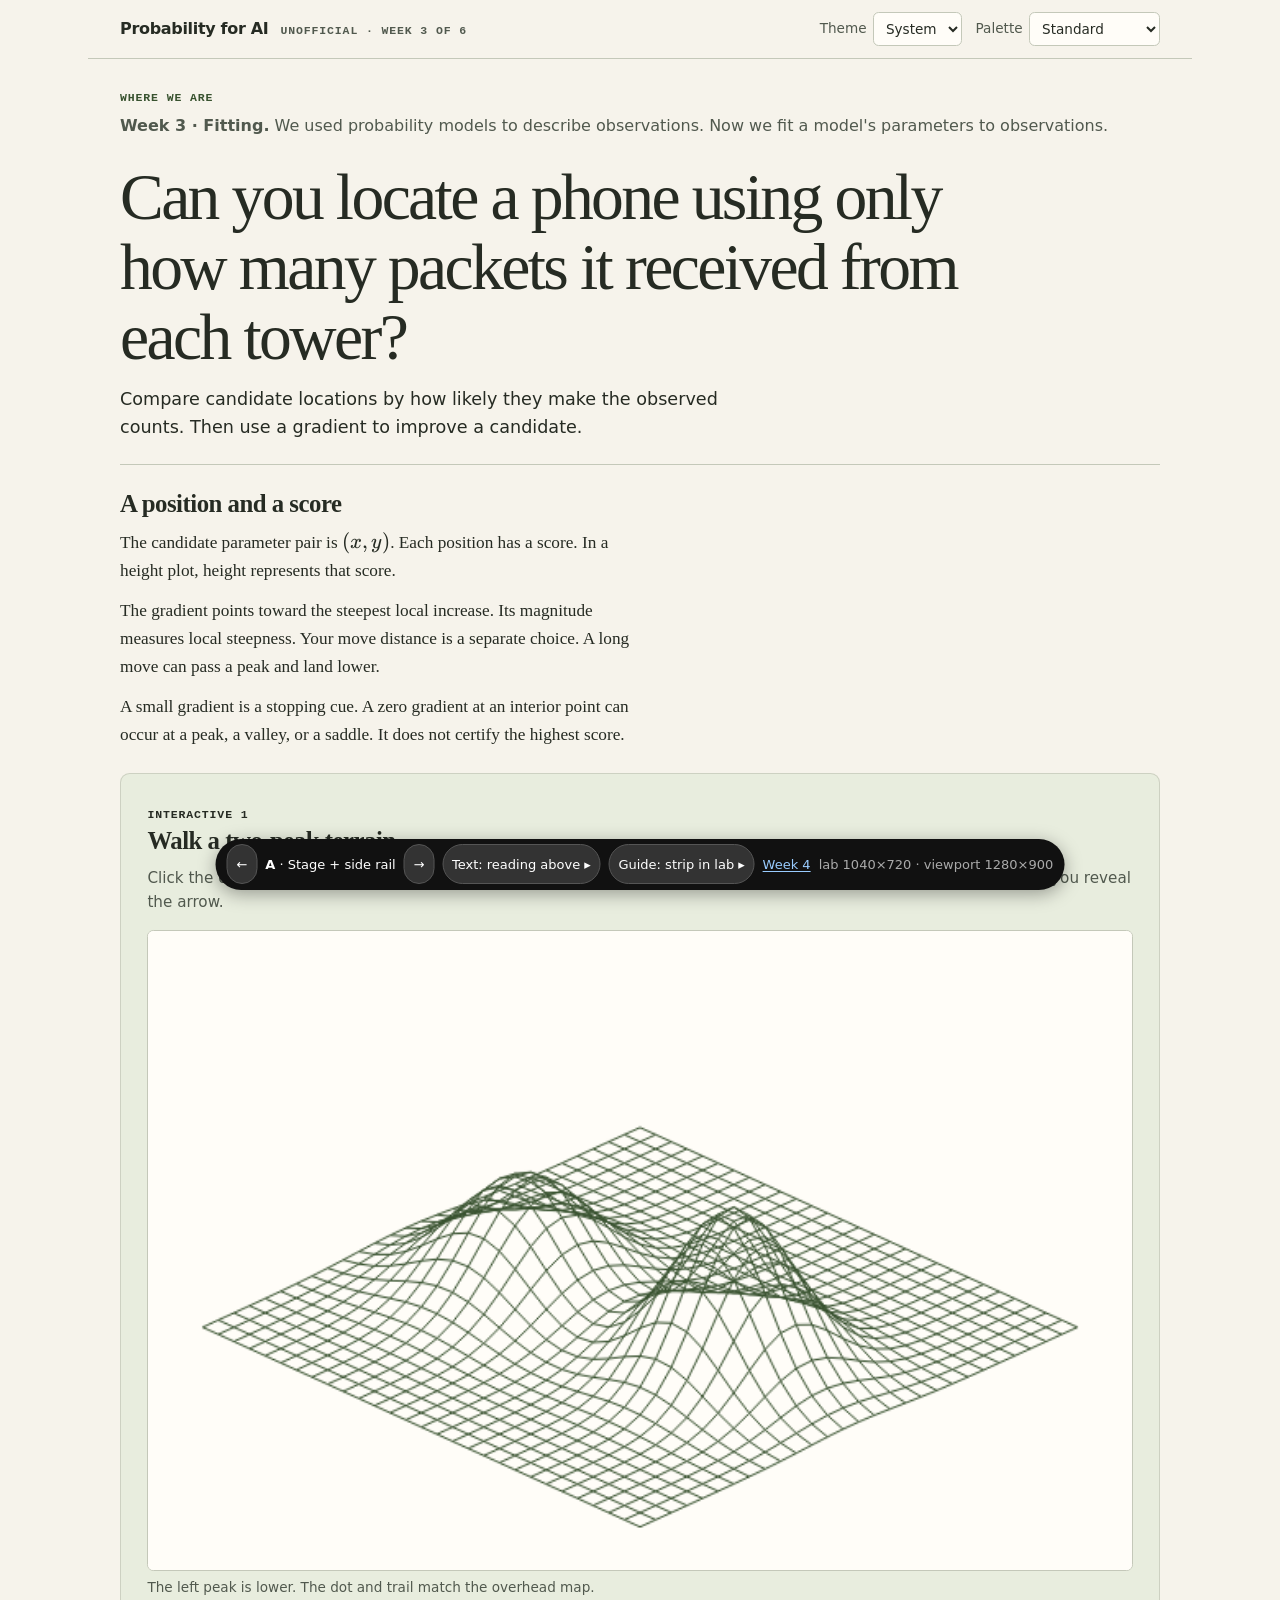
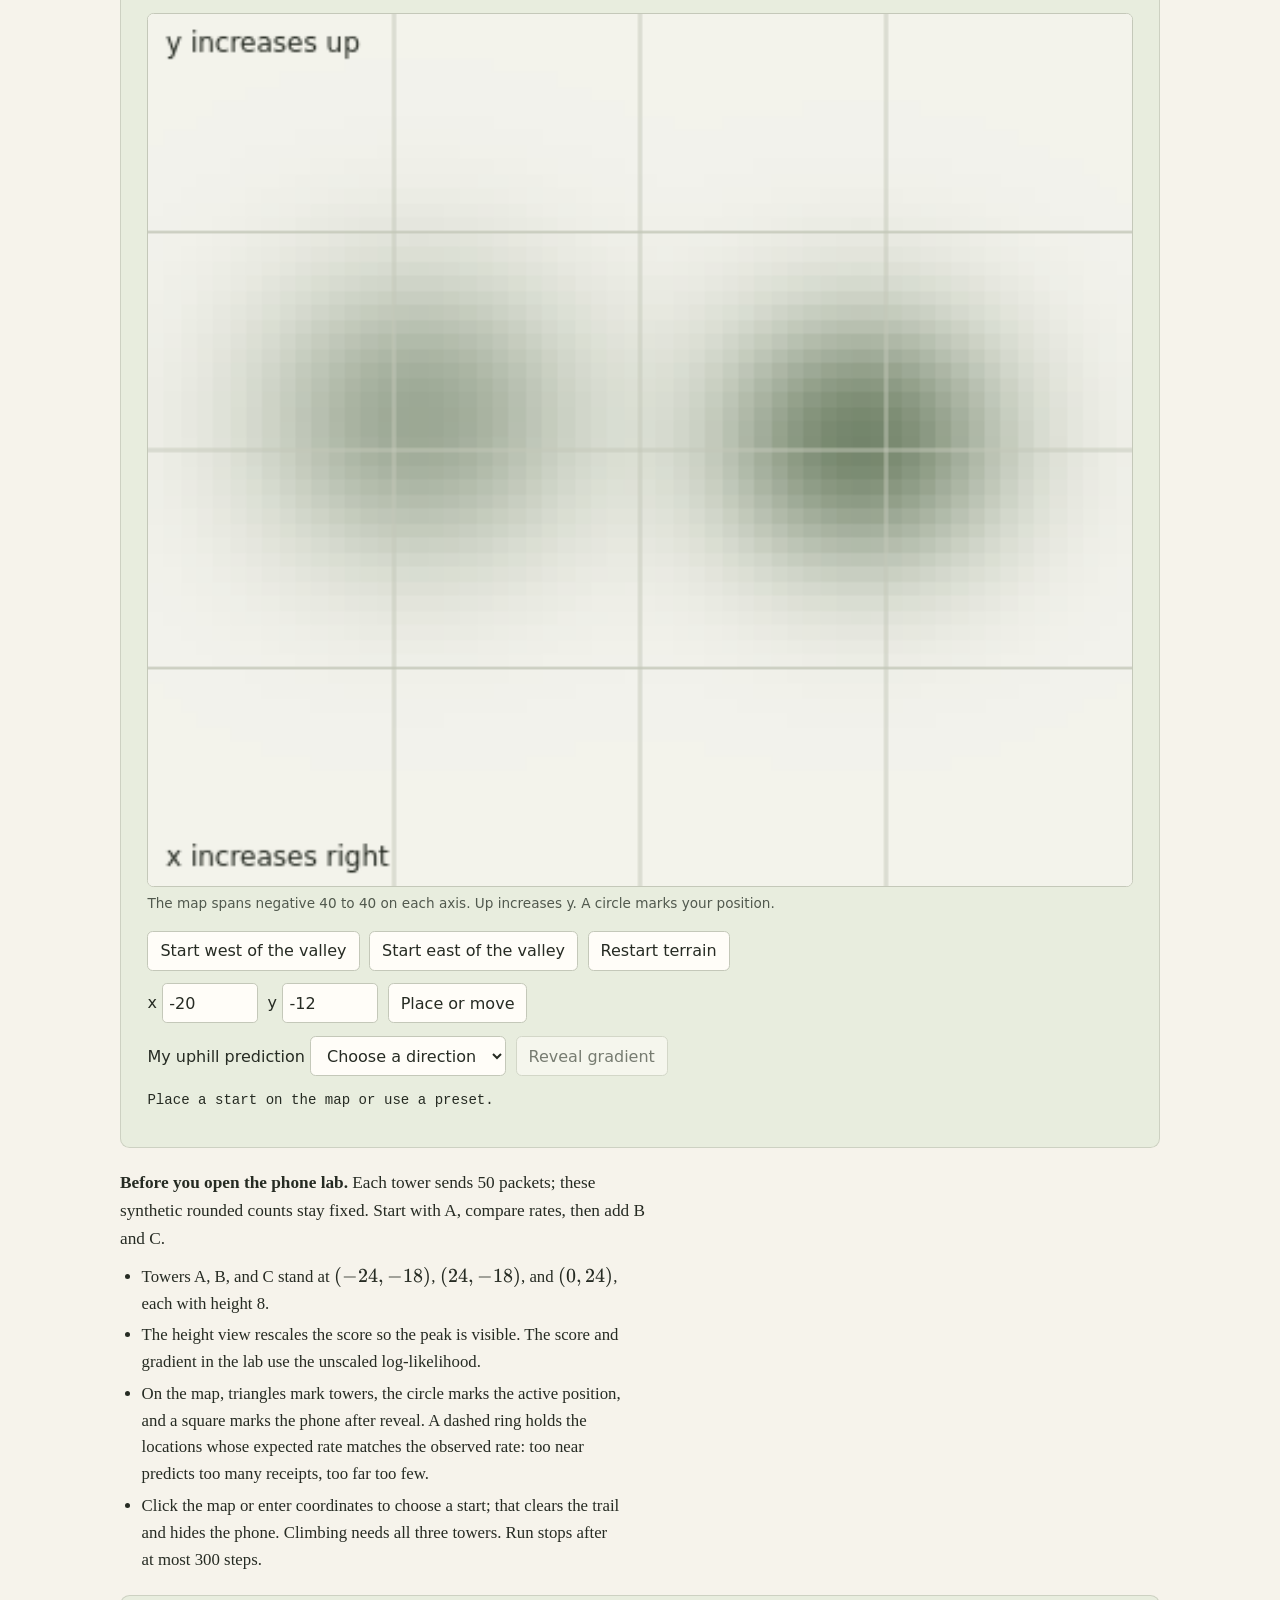
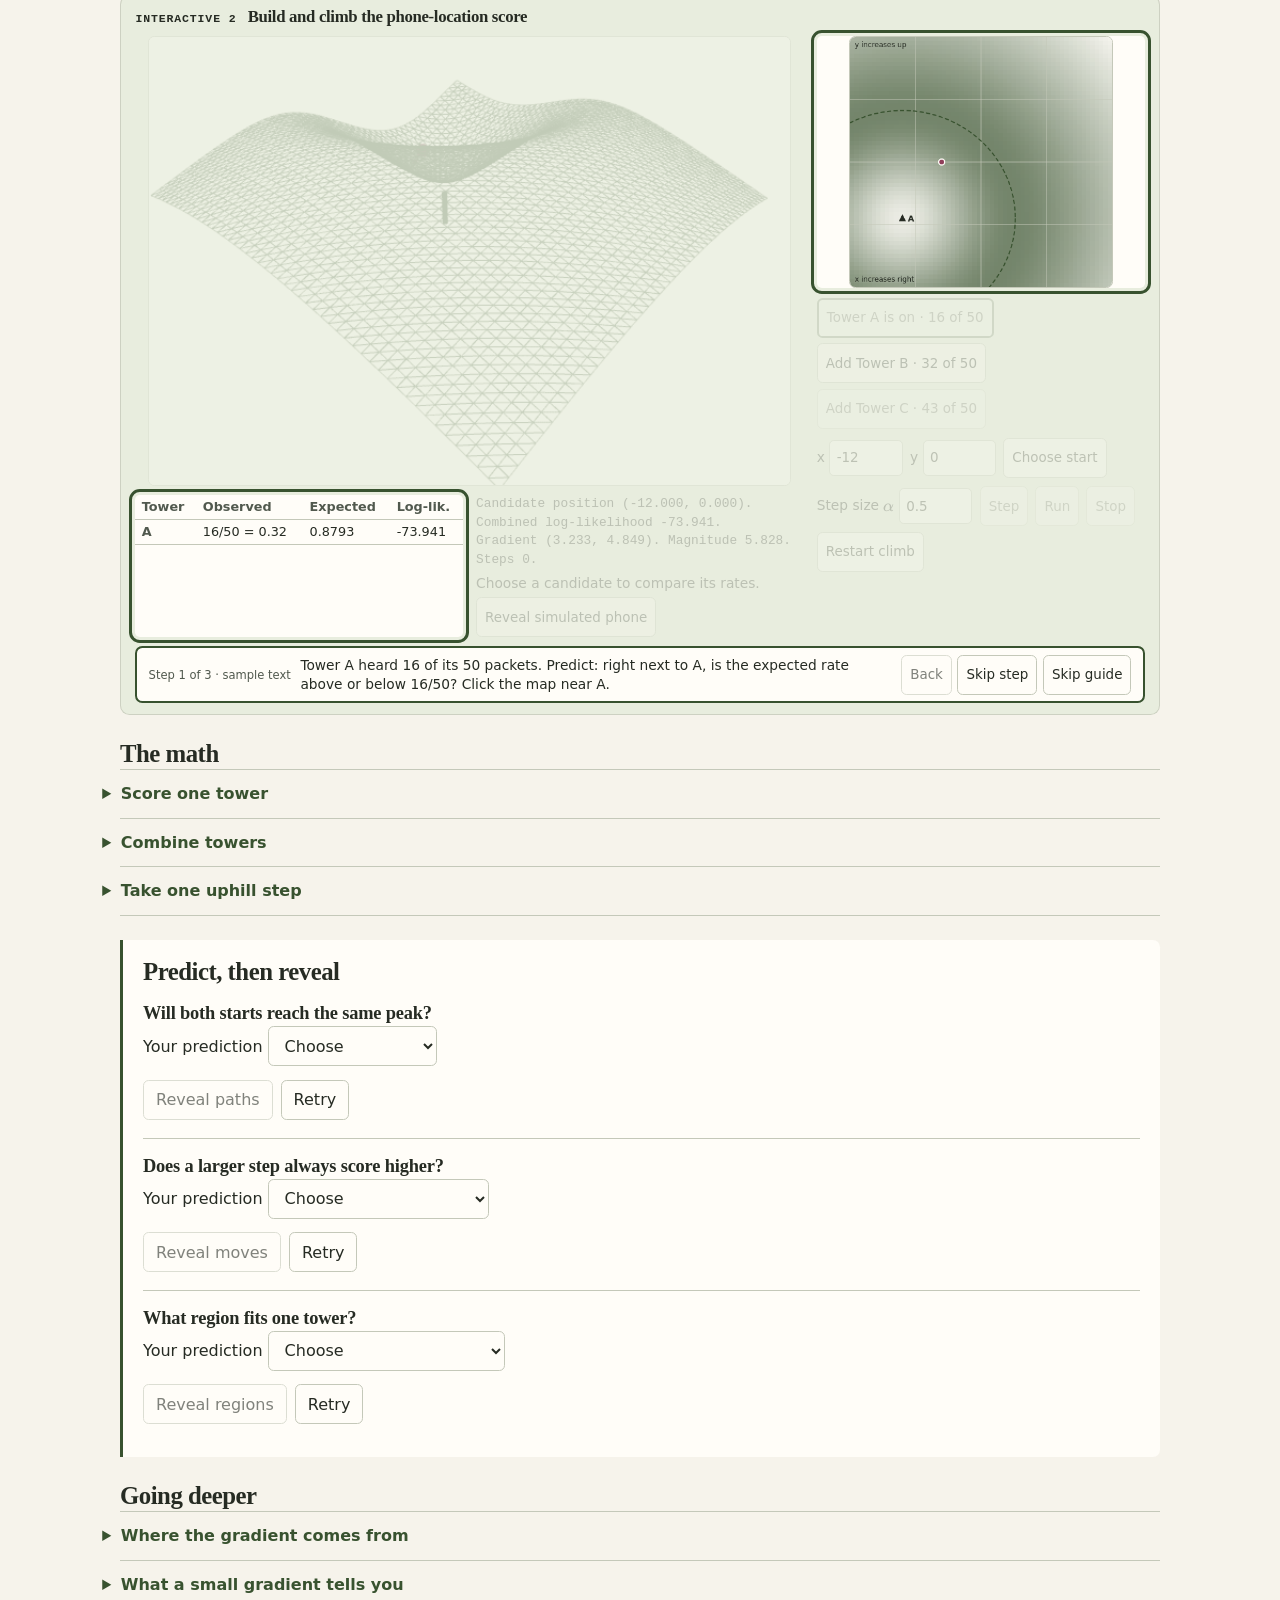
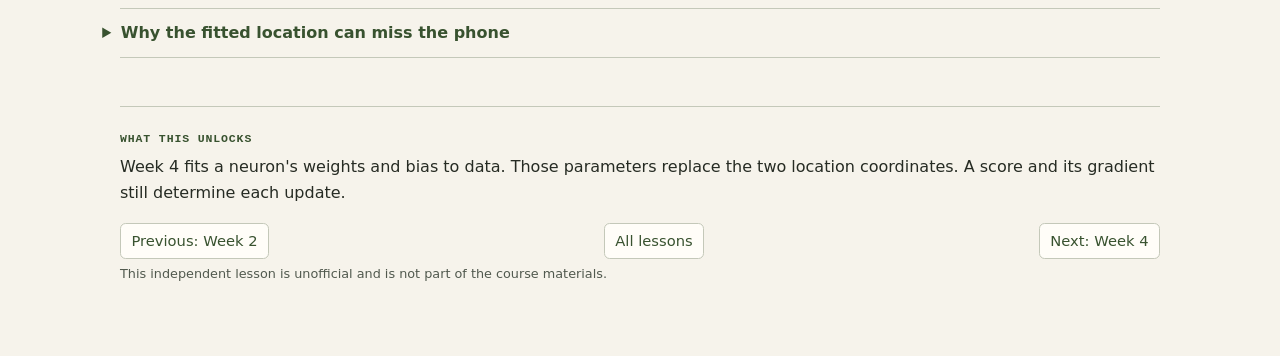
<file: prototype/week3-one-screen.html>
<!doctype html>
<!-- PROTOTYPE, throwaway (wayfinder ticket #11): three one-screen layouts of the Week 3 phone lab, switchable with ?variant=A|B|C. Uses the real lessons/week3.js. -->
<html lang="en">
<head>
  <meta charset="utf-8">
  <meta name="viewport" content="width=device-width, initial-scale=1">
  <title>PROTOTYPE one-screen · Week 3 | Probability for AI</title>
  <link rel="stylesheet" href="../vendor/katex/katex.min.css">
  <link rel="stylesheet" href="../shared/site.css">
  <link rel="stylesheet" href="proto.css">
  <link rel="stylesheet" href="week3-one-screen.css">
  <link rel="stylesheet" href="guide-proto.css">
  <script src="proto.js"></script>
  <style>
    .full-canvas {
      width: 100%;
      height: auto;
      display: block;
    }
    .controls > * {
      min-width: 0;
      max-width: 100%;
    }
    select {
      max-width: 100%;
    }
    .views {
      display: grid;
      grid-template-columns: 1fr;
      gap: 0.9rem;
      margin-block: 1rem;
    }
    .views figure {
      margin: 0;
      min-width: 0;
    }
    .views canvas {
      display: block;
      width: 100%;
      height: auto;
      border: 1px solid var(--line);
      border-radius: 0.4rem;
      background: var(--card);
    }
    figcaption {
      font-size: 0.85rem;
      color: var(--muted);
      margin-top: 0.4rem;
    }
    .controls {
      display: flex;
      flex-wrap: wrap;
      gap: 0.6rem;
      align-items: center;
      margin-block: 0.8rem;
    }
    input[type="number"] {
      width: 6rem;
      background: var(--card);
      color: var(--ink);
      border: 1px solid var(--line);
      padding: 0.4rem;
      border-radius: 0.3rem;
    }
    .telemetry {
      display: block;
      font: 0.88rem/1.65 var(--mono);
      white-space: pre-line;
      margin-block: 0.5rem;
    }
    .table-wrap {
      overflow-x: auto;
      max-width: 100%;
    }
    .guide {
      position: sticky;
      bottom: 0.5rem;
      z-index: 5;
      border: 2px solid var(--accent);
      background: var(--card);
      padding: 1rem;
      border-radius: 0.5rem;
      margin-top: 1rem;
      box-shadow: 0 4px 20px rgba(0, 0, 0, 0.2);
    }
    .guide p {
      margin-block: 0.3rem;
    }
    .guided .guide-piece {
      opacity: 0.22;
    }
    .guided .guide-piece.spot {
      opacity: 1;
      outline: 3px solid var(--accent);
      outline-offset: 3px;
      background: var(--card);
      border-radius: 0.3rem;
    }
    .guide-piece {
      position: relative;
    }
    .mini-grid {
      display: grid;
      grid-template-columns: repeat(3, minmax(0, 1fr));
      gap: 0.5rem;
    }
    .mini-grid canvas {
      width: 100%;
      height: auto;
    }
    .check-item {
      margin-block: 1rem;
    }
    .check-item select {
      max-width: 100%;
    }
    button[aria-pressed="true"] {
      border: 2px solid var(--accent);
    }
    [hidden] {
      display: none !important;
    }
    .axis-view {
      width: 100%;
      max-width: 420px;
      height: auto;
      display: block;
      border: 1px solid var(--line);
      border-radius: 0.35rem;
    }
    .interactive h3 {
      margin-top: 1rem;
    }
    @media (min-width: 44rem) and (max-width: 63.99rem) {
      .views {
        grid-template-columns: 1.15fr 1fr;
      }
    }
    @media (max-width: 600px) {
      .guide {
        padding: 0.65rem;
      }
      .mini-grid {
        grid-template-columns: 1fr;
      }
      .mini-grid canvas {
        max-width: 260px;
      }
      .data-table {
        font-size: 0.8rem;
      }
    }
  </style>
</head>
<body>
  <a class="skip-link" href="#main-content">Skip to lesson</a>
  <header class="lesson-bar">
    <div class="series">
      <a class="brand" href="../index.html">Probability for AI</a>
      <span class="muted eyebrow">Unofficial · Week 3 of 6</span>
    </div>
    <div class="bar-controls">
      <label class="bar-control" for="theme-select">Theme
        <select id="theme-select">
          <option value="system">System</option>
          <option value="light">Light</option>
          <option value="dark">Dark</option>
        </select>
      </label>
      <label class="bar-control" for="palette-select">Palette
        <select id="palette-select">
          <option value="default">Standard</option>
          <option value="cb">High-contrast</option>
        </select>
      </label>
    </div>
  </header>

  <main id="main-content" class="lesson proto" tabindex="-1">
    <aside class="context" aria-label="Where we are">
      <span class="eyebrow">Where we are</span>
      <p><strong>Week 3 · Fitting.</strong> We used probability models to describe observations. Now we fit a model's parameters to observations.</p>
    </aside>

    <header class="hook">
      <h1>Can you locate a phone using only how many packets it received from each tower?</h1>
      <p>Compare candidate locations by how likely they make the observed counts. Then use a gradient to improve a candidate.</p>
    </header>

    <section class="model reading-prose">
      <h2>A position and a score</h2>
      <p>The candidate parameter pair is $(x,y)$. Each position has a score. In a height plot, height represents that score.</p>
      <p>The gradient points toward the steepest local increase. Its magnitude measures local steepness. Your move distance is a separate choice. A long move can pass a peak and land lower.</p>
      <p>A small gradient is a stopping cue. A zero gradient at an interior point can occur at a peak, a valley, or a saddle. It does not certify the highest score.</p>
    </section>

    <div class="interactive-stack">
      <section class="interactive" id="terrain">
        <span class="eyebrow">Interactive 1</span>
        <h2>Walk a two-peak terrain</h2>
        <p>Click the overhead map to place your start. Click again to choose each whole move. Predict the uphill direction before you reveal the arrow.</p>
        <div class="views">
          <figure>
            <canvas id="warm-3d" width="600" height="390" role="img" aria-label="Fixed height view of the two peaks and your trail"></canvas>
            <figcaption>The left peak is lower. The dot and trail match the overhead map.</figcaption>
          </figure>
          <figure>
            <canvas id="warm-map" width="440" height="390" role="img" aria-label="Overhead terrain map. Use the coordinate controls below as a keyboard alternative."></canvas>
            <figcaption>The map spans negative 40 to 40 on each axis. Up increases y. A circle marks your position.</figcaption>
          </figure>
        </div>
        <div class="controls">
          <button id="start-left" type="button">Start west of the valley</button>
          <button id="start-right" type="button">Start east of the valley</button>
          <button id="warm-restart" type="button">Restart terrain</button>
        </div>
        <form id="warm-form" class="controls">
          <label>x <input id="warm-x" type="number" min="-40" max="40" step="any" value="-20" required></label>
          <label>y <input id="warm-y" type="number" min="-40" max="40" step="any" value="-12" required></label>
          <button type="submit">Place or move</button>
        </form>
        <div class="controls">
          <label>My uphill prediction
            <select id="warm-predict">
              <option value="">Choose a direction</option>
              <option>North</option>
              <option>South</option>
              <option>East</option>
              <option>West</option>
              <option>Northeast</option>
              <option>Northwest</option>
              <option>Southeast</option>
              <option>Southwest</option>
            </select>
          </label>
          <button id="warm-reveal" type="button" disabled>Reveal gradient</button>
        </div>
        <output id="warm-output" class="telemetry" aria-live="polite"></output>
      </section>

      <!-- PROTOTYPE: text that used to sit inside the lab panel now lives in the reading just above it. -->
      <div class="lab-notes reading-prose">
        <p><strong>Before you open the phone lab.</strong> Each tower sends 50 packets; these synthetic rounded counts stay fixed. Start with A, compare rates, then add B and C.</p>
        <ul>
          <li>Towers A, B, and C stand at $(-24,-18)$, $(24,-18)$, and $(0,24)$, each with height 8.</li>
          <li>The height view rescales the score so the peak is visible. The score and gradient in the lab use the unscaled log-likelihood.</li>
          <li id="ring-note">On the map, triangles mark towers, the circle marks the active position, and a square marks the phone after reveal. A dashed ring holds the locations whose expected rate matches the observed rate: too near predicts too many receipts, too far too few.</li>
          <li>Click the map or enter coordinates to choose a start; that clears the trail and hides the phone. Climbing needs all three towers. Run stops after at most 300 steps.</li>
        </ul>
      </div>

      <section class="interactive lab" id="phone" aria-labelledby="phone-title">
        <div class="lab-head cell"><span class="eyebrow">Interactive 2</span><h2 id="phone-title">Build and climb the phone-location score</h2></div>
        <div class="guide-piece cell" id="tower-controls">
          <div class="controls">
            <button id="tower-a" type="button" aria-pressed="true" disabled>Tower A is on · 16 of 50</button>
            <button id="tower-b" type="button" aria-pressed="false">Add Tower B · 32 of 50</button>
            <button id="tower-c" type="button" aria-pressed="false" disabled>Add Tower C · 43 of 50</button>
            <button type="button" class="info" popovertarget="tip-towers" aria-label="About this">i</button><div popover id="tip-towers" class="info-pop">Each tower sends 50 packets; these synthetic counts stay fixed. Towers A, B, C stand at (−24,−18), (24,−18), (0,24), each 8 high. The height view rescales the score so the peak shows; the numbers use the unscaled log-likelihood.</div>
          </div>
        </div>
        <div class="views guide-piece" id="phone-views">
          <figure class="stage">
            <canvas id="phone-3d" width="600" height="420" role="img" aria-label="Combined score height plot with towers and ascent trail"></canvas>
            <figcaption id="render-mode" class="sr-only">Fixed score height view.</figcaption>
          </figure>
          <figure class="mapfig">
            <canvas id="phone-map" width="440" height="420" role="img" aria-label="Candidate map with tower letters, matching-rate rings, and ascent trail" title="Triangles: towers. Circle: active position. Square: phone after reveal. Dashed rings: matching rates."></canvas>
          </figure>
        </div>
        <div class="guide-piece cell" id="candidate-controls">
          <form id="phone-form" class="controls">
            <label>x <input id="phone-x" type="number" min="-40" max="40" step="any" value="-12" required></label>
            <label>y <input id="phone-y" type="number" min="-40" max="40" step="any" value="0" required></label>
            <button type="submit">Choose start</button>
            <button type="button" class="info" popovertarget="tip-map" aria-label="About this">i</button><div popover id="tip-map" class="info-pop">Triangles: towers. Circle: active position. Square: phone after reveal. A dashed ring holds the places whose expected rate matches the observed rate: too near predicts too many receipts, too far too few. Choosing a start clears the trail and hides the phone.</div>
          </form>
        </div>
        <div class="guide-piece table-wrap cell" id="rates">
          <table class="data-table">
            <thead><tr><th>Tower</th><th>Observed</th><th>Expected</th><th>Log-lik.</th></tr></thead>
            <tbody id="rate-rows"></tbody>
          </table>
        </div>
        <div class="guide-piece cell" id="ascent-controls">
          <div class="controls">
            <label>Step size $\alpha$ <input id="alpha" type="number" min="0.01" max="100" step="0.1" value="0.5"></label>
            <button id="step" type="button" disabled>Step</button>
            <button id="run" type="button" disabled>Run</button>
            <button id="stop" type="button" disabled>Stop</button>
            <button id="phone-restart" type="button">Restart climb</button>
            <button type="button" class="info" popovertarget="tip-climb" aria-label="About this">i</button><div popover id="tip-climb" class="info-pop">Climbing needs all three towers. Run continues from the current endpoint and stops after at most 300 steps.</div>
          </div>
        </div>
        <div class="guide-piece cell" id="phone-results">
          <output id="phone-output" class="telemetry"></output>
          <p id="stop-reason" role="status">Choose a candidate to compare its rates.</p>
          <button id="reveal-phone" type="button">Reveal simulated phone</button>
          <p id="truth" hidden></p>
        </div>
        <div class="guide-slot cell">
          <span class="slot-label">Guide area placeholder (strip or pop-ups: decided in a later ticket)</span>
          <p class="mock-step"><b>Step 1 of 3 · sample text.</b> Tower A (bottom left) received 16 of its 50 packets. Click the map close to A. Do you predict its expected rate will be above or below 16/50? <span class="muted">(The tower positions, ring meaning and run limits also appear in “The math” below.)</span></p>
          <button id="guide-open" type="button">Guide</button>
          <div id="guide" class="guide" hidden>
            <p id="guide-instruction" aria-live="polite"></p>
            <p id="guide-feedback" role="status"></p>
            <div class="controls">
              <button id="guide-back" type="button">Back</button>
              <button id="guide-next" type="button">Next</button>
              <button id="guide-exit" type="button">Exit guide</button>
            </div>
          </div>
        </div>
      </section>
    </div>

    <section class="math reading-prose">
      <h2>The math</h2>
      <details class="disclosure">
        <summary>Score one tower</summary>
        <div class="disclosure-body">
          <p>The model uses distance including tower height. The midpoint distance is 32 and the scale is 4.5.</p>
          <div class="formula">$$d_i=\sqrt{(x-x_i)^2+(y-y_i)^2+8^2}$$</div>
          <div class="formula">$$p_i=\frac{1}{1+e^{(d_i-32)/4.5}}$$</div>
          <p>Here $p_i$ is a packet's receipt probability. With $n=50$ independent packet trials and $k_i$ receipts, the count likelihood is</p>
          <div class="formula">$$\begin{aligned}L_i(x,y)&=P(K_i=k_i\mid x,y)\\&=\binom{50}{k_i}p_i^{k_i}(1-p_i)^{50-k_i}.\end{aligned}$$</div>
          <p>The binomial coefficient stays fixed for each observed count. We omit it when comparing locations. The displayed contribution is $k_i\log p_i+(50-k_i)\log(1-p_i)$, a log-likelihood rather than a probability.</p>
        </div>
      </details>
      <details class="disclosure">
        <summary>Combine towers</summary>
        <div class="disclosure-body">
          <p>We assume the tower counts are conditionally independent given the candidate location. Their likelihoods multiply. Their log-likelihoods add.</p>
          <div class="formula">$$P(\text{packets}\mid x,y)=\prod_i L_i(x,y)$$</div>
          <div class="formula">$$\ell(x,y)=\sum_i\log L_i(x,y)$$</div>
          <p>Taking the logarithm preserves the maximizing location. This scores observed counts given a location. It does not give a posterior probability of the location.</p>
        </div>
      </details>
      <details class="disclosure">
        <summary>Take one uphill step</summary>
        <div class="disclosure-body">
          <p>The parameter pair is $\boldsymbol\theta=(x,y)$. The step size $\alpha$ multiplies the gradient of the combined log-likelihood.</p>
          <div class="formula">$$\boldsymbol\theta_{\mathrm{next}}=\boldsymbol\theta+\alpha\nabla\ell(\boldsymbol\theta)$$</div>
          <p id="numeric-update"></p>
          <p>The gradient only describes local change. A finite step can lower the score.</p>
        </div>
      </details>
    </section>

    <section class="check">
      <h2>Predict, then reveal</h2>
      <div class="check-item" id="check-start">
        <h3>Will both starts reach the same peak?</h3>
        <label>Your prediction
          <select>
            <option value="">Choose</option>
            <option>The same peak</option>
            <option>Different peaks</option>
          </select>
        </label>
        <div class="actions">
          <button class="check-reveal" type="button" disabled>Reveal paths</button>
          <button class="check-reset" type="button">Retry</button>
        </div>
        <div class="check-answer" hidden>
          <canvas id="paths-map" class="full-canvas" width="440" height="340" role="img" aria-label="Computed uphill paths from the two warm-up presets"></canvas>
          <p id="paths-answer"></p>
          <p>These computed comparison paths use small uphill steps. You still choose every move in Interactive 1.</p>
        </div>
      </div>
      <div class="check-item" id="check-step">
        <h3>Does a larger step always score higher?</h3>
        <label>Your prediction
          <select>
            <option value="">Choose</option>
            <option>The larger step wins</option>
            <option>The smaller step wins</option>
          </select>
        </label>
        <div class="actions">
          <button class="check-reveal" type="button" disabled>Reveal moves</button>
          <button class="check-reset" type="button">Retry</button>
        </div>
        <p class="check-answer" id="step-answer" hidden></p>
      </div>
      <div class="check-item" id="check-ring">
        <h3>What region fits one tower?</h3>
        <label>Your prediction
          <select>
            <option value="">Choose</option>
            <option>A ring around the tower</option>
            <option>The tower position</option>
          </select>
        </label>
        <div class="actions">
          <button class="check-reveal" type="button" disabled>Reveal regions</button>
          <button class="check-reset" type="button">Retry</button>
        </div>
        <div class="check-answer" hidden>
          <canvas id="rings-map" class="full-canvas" width="440" height="340" role="img" aria-label="One matching-rate ring compared with three rings and their narrow overlap"></canvas>
          <p>One tower gives a ring of equal count likelihood. Three towers narrow the high-score region near the rings' overlap. Their rings need not meet at one point. The count likelihood is $P(\text{observed packets}\mid x,y)$. It is not a posterior.</p>
        </div>
      </div>
    </section>

    <section class="deeper reading-prose">
      <h2>Going deeper</h2>
      <details class="disclosure">
        <summary>Where the gradient comes from</summary>
        <div class="disclosure-body">
          <p>At the current phone candidate, the horizontal arrow shows the x partial derivative. The vertical arrow shows the y partial derivative. A negative partial derivative points along the negative axis.</p>
          <canvas class="axis-view" id="axis-map" width="420" height="260" role="img" aria-label="Computed arrows for the two partial derivatives"></canvas>
          <p id="axis-values"></p>
          <div class="formula">$$\frac{\partial\ell_i}{\partial p_i}=\frac{k_i-50p_i}{p_i(1-p_i)}$$</div>
          <div class="formula">$$\frac{\partial p_i}{\partial d_i}=-\frac{p_i(1-p_i)}{4.5}$$</div>
          <div class="formula">$$\nabla d_i=\frac{(x-x_i,y-y_i)}{d_i}$$</div>
          <div class="formula">$$\nabla\ell_i=\frac{50p_i-k_i}{4.5d_i}(x-x_i,y-y_i)$$</div>
          <div class="formula">$$\nabla\ell=\sum_i\nabla\ell_i$$</div>
          <p>The chain rule multiplies the count slope, receipt slope, and distance slope. Each enabled tower contributes to both components.</p>
        </div>
      </details>
      <details class="disclosure">
        <summary>What a small gradient tells you</summary>
        <div class="disclosure-body">
          <p>All three terrains have height 0 and gradient $(0,0)$ at the center. Check the nearby heights at axis distance 1.</p>
          <div class="mini-grid">
            <figure>
              <canvas id="mini-peak" width="220" height="180" role="img" aria-label="Peak with zero central slope"></canvas>
              <figcaption>Peak: $h=-x^2-y^2$. Both axis neighbors have height -1.</figcaption>
            </figure>
            <figure>
              <canvas id="mini-valley" width="220" height="180" role="img" aria-label="Valley with zero central slope"></canvas>
              <figcaption>Valley: $h=x^2+y^2$. Both axis neighbors have height 1.</figcaption>
            </figure>
            <figure>
              <canvas id="mini-saddle" width="220" height="180" role="img" aria-label="Saddle with zero central slope"></canvas>
              <figcaption>Saddle: $h=x^2-y^2$. The x neighbor has height 1. The y neighbor has height -1.</figcaption>
            </figure>
          </div>
          <p>A zero gradient alone does not establish a peak. Even a local peak need not have the highest height elsewhere.</p>
        </div>
      </details>
      <details class="disclosure">
        <summary>Why the fitted location can miss the phone</summary>
        <div class="disclosure-body">
          <p>Both synthetic datasets use the same simulated phone at $(4,2)$. One rounds expected counts. The other draws 50 independent packet trials per tower with seed 2026. The generator uses $s_{j+1}=(1664525s_j+1013904223)\bmod 2^{32}$ and $u_j=s_j/2^{32}$. A trial receives a packet when $u_j&lt;p_i$.</p>
          <canvas id="noise-map" class="full-canvas" width="440" height="340" role="img" aria-label="Phone square and two separately fitted synthetic estimates"></canvas>
          <p id="noise-results"></p>
          <p>Both fits start at $(-12,0)$ with step size 0.5. Each stops when the gradient magnitude falls below 0.001 or after 300 steps. Packet noise can make the rings disagree. The combined fit compromises between their scores. Even rounded expected counts need not recover the phone exactly.</p>
          <p>These results depend on the reception model and conditional independence given location. A different model can change the fit.</p>
        </div>
      </details>
    </section>

    <footer class="unlock">
      <span class="eyebrow">What this unlocks</span>
      <p>Week 4 fits a neuron's weights and bias to data. Those parameters replace the two location coordinates. A score and its gradient still determine each update.</p>
      <nav class="lesson-nav" aria-label="Lessons">
        <a href="week2.html">Previous: Week 2</a>
        <a href="../index.html">All lessons</a>
        <a href="week4.html">Next: Week 4</a>
      </nav>
      <p class="unofficial-note">This independent lesson is unofficial and is not part of the course materials.</p>
    </footer>
  </main>

  <script src="../vendor/katex/katex.min.js"></script>
  <script src="../vendor/katex/contrib/auto-render.min.js"></script>
  <script src="../vendor/three.min.js"></script>
  <script src="../shared/site.js"></script>
  <script src="../lessons/week3.js"></script>
  <script src="guide-proto.js"></script>
</body>
</html>
</file>
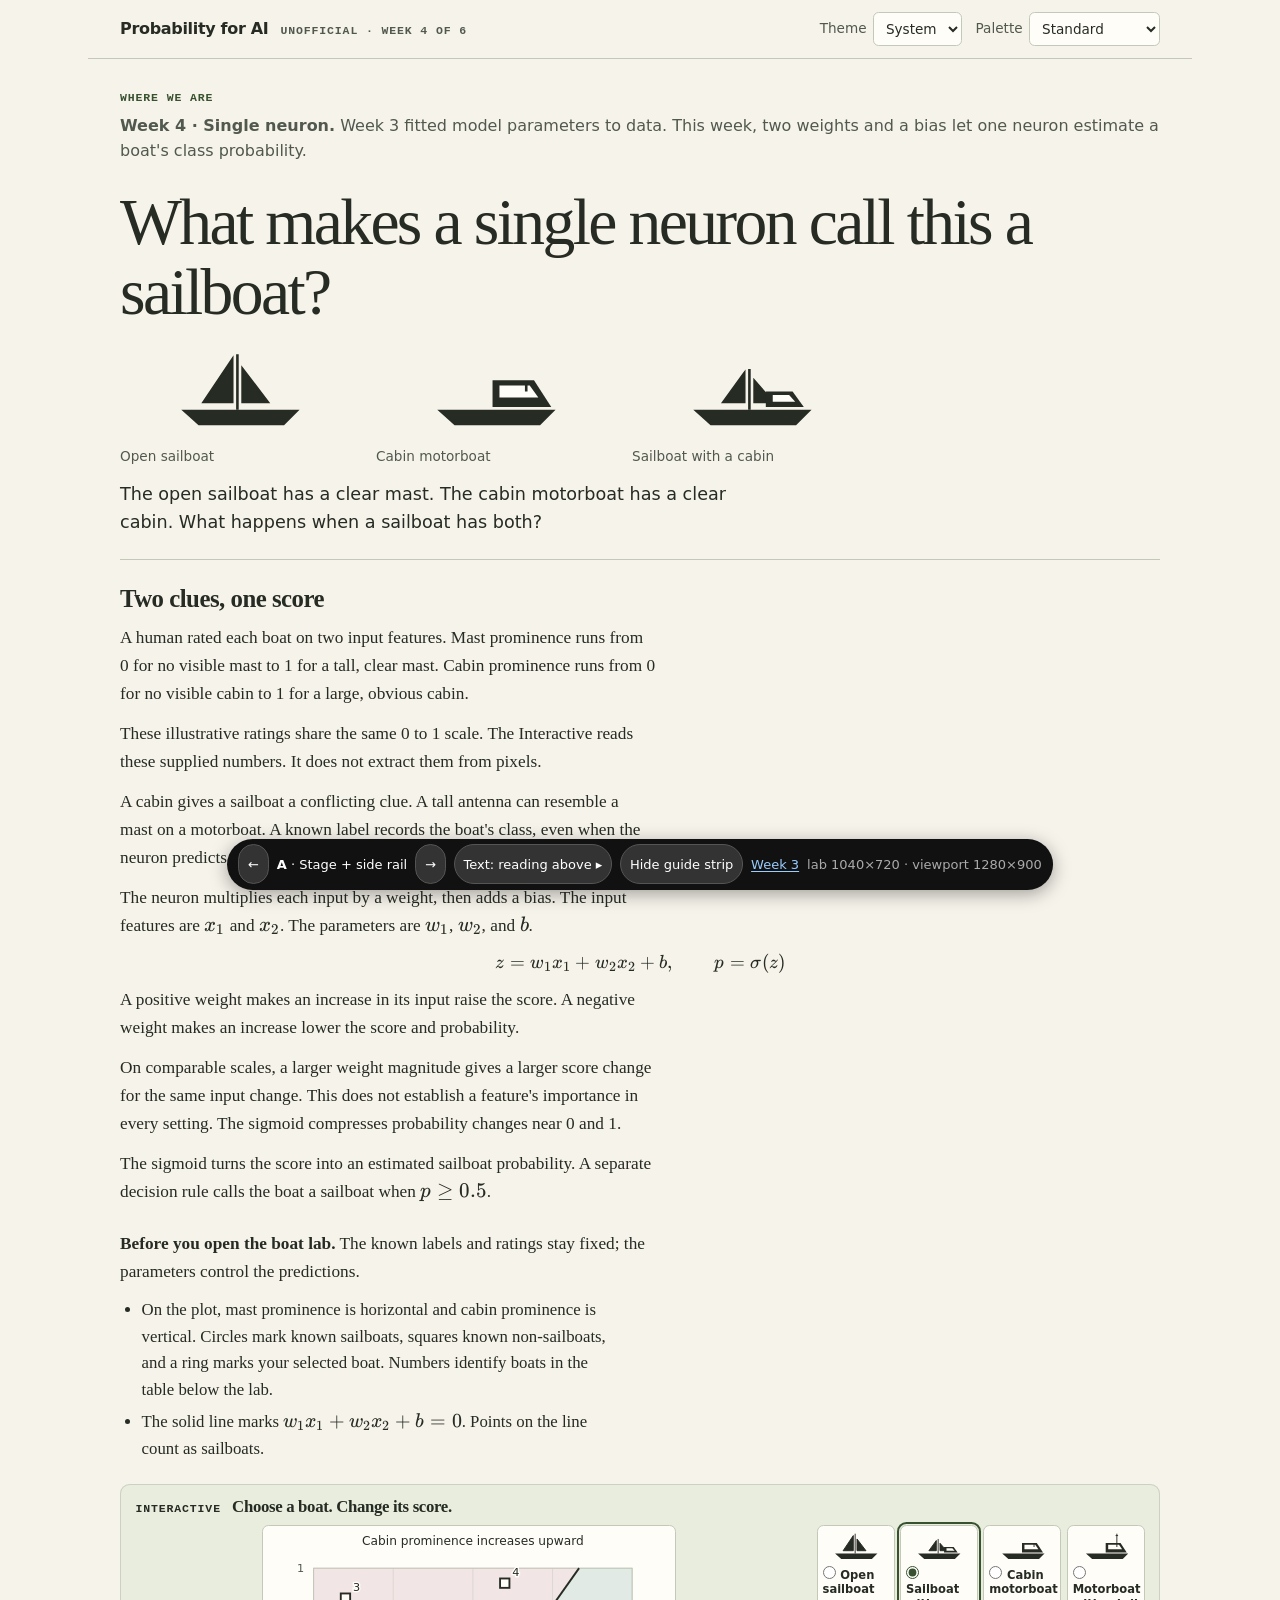
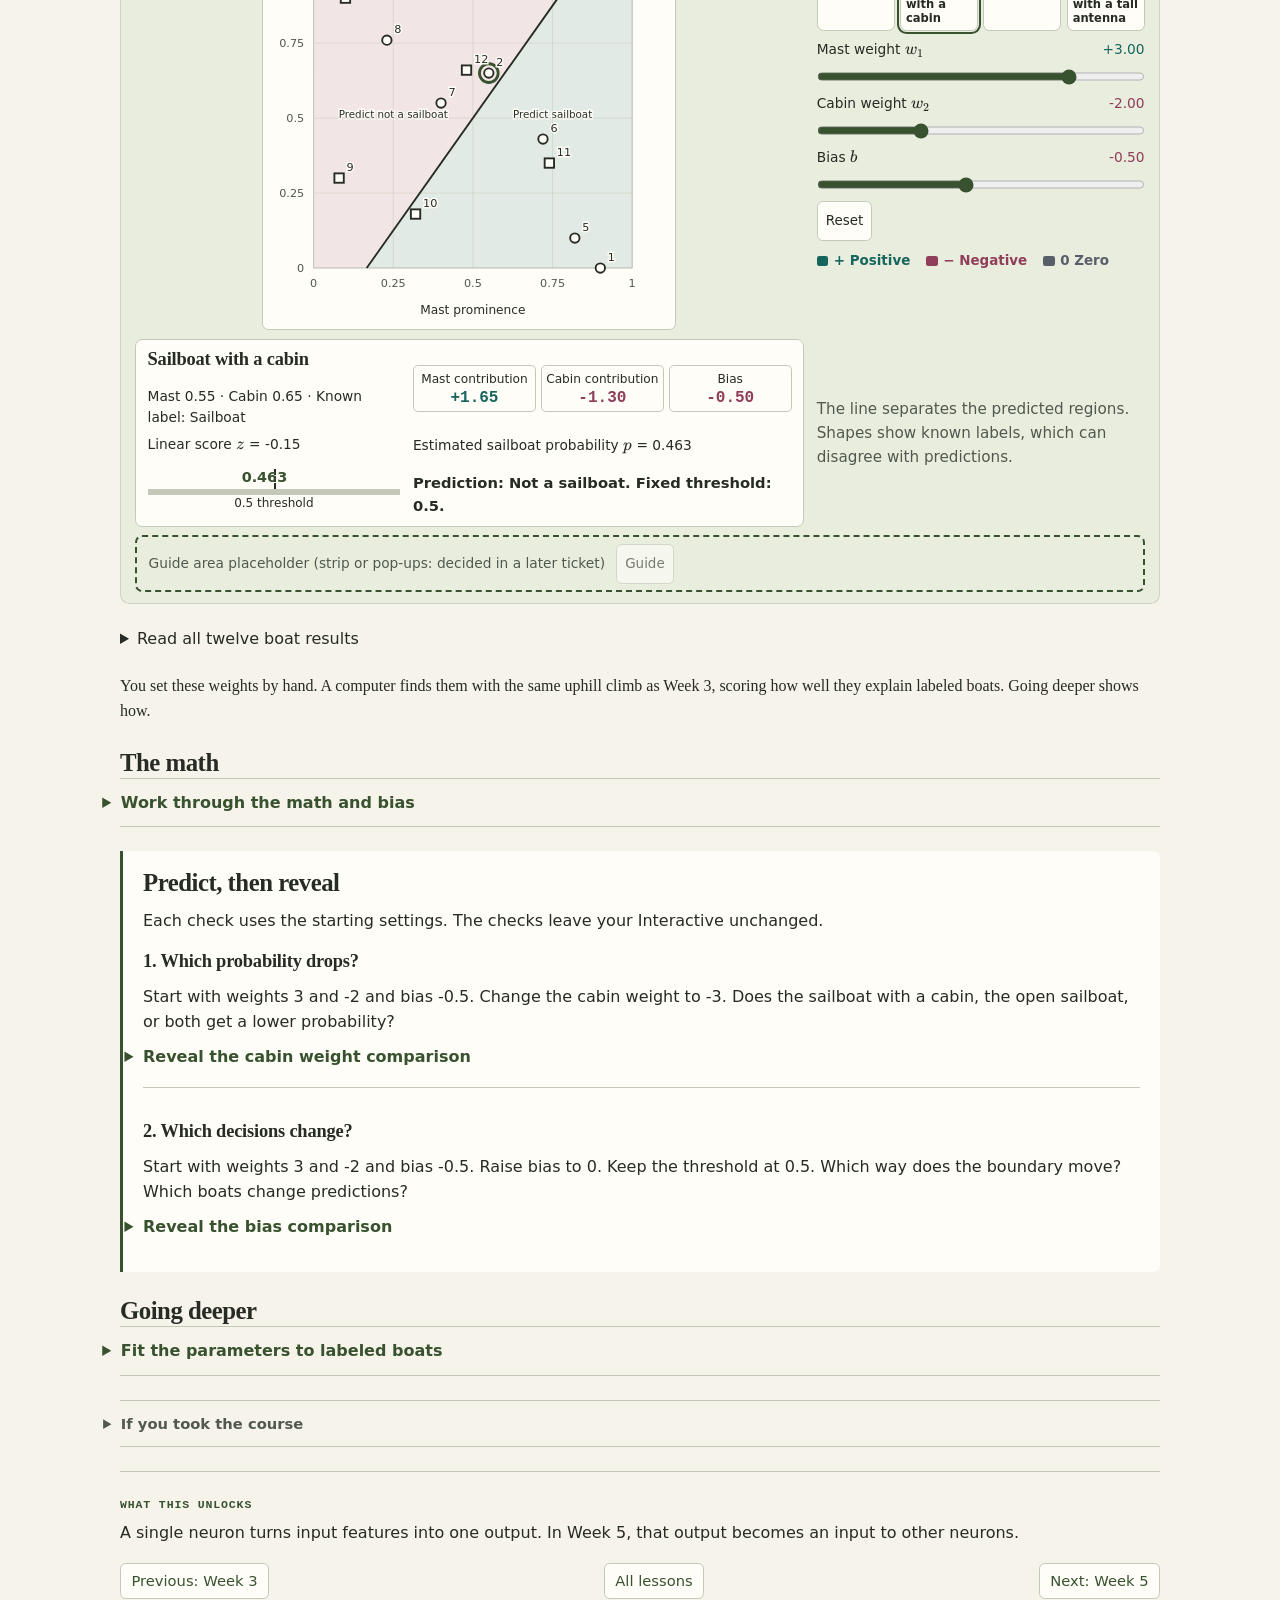
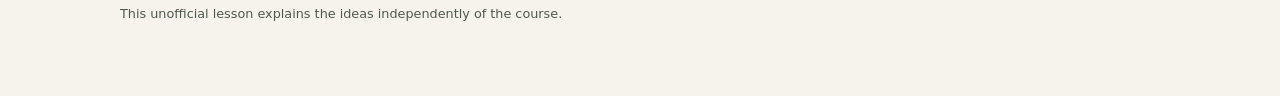
<file: prototype/week4-one-screen.html>
<!doctype html>
<!-- PROTOTYPE, throwaway (wayfinder ticket #11): Week 4 boat lab in the same three layouts (?variant=A|B|C). Uses the real lessons/week4.js. -->
<html lang="en">
<head>
<meta charset="utf-8"><meta name="viewport" content="width=device-width, initial-scale=1">
<title>PROTOTYPE one-screen · Week 4 · Single neuron | Probability for AI</title>
<link rel="stylesheet" href="../vendor/katex/katex.min.css"><link rel="stylesheet" href="../shared/site.css"><link rel="stylesheet" href="proto.css"><link rel="stylesheet" href="week4-one-screen.css"><script src="proto.js"></script>
<style>
.selected-card { margin-top: 1rem; }
.plot-heading { margin-top: 1.2rem; }
.boat-grid { display:grid; grid-template-columns:repeat(2,minmax(0,1fr)); gap:.65rem; margin-block:1rem; }
.boat-card { display:grid; align-content:start; gap:.3rem; padding:.65rem; border:1px solid var(--line); border-radius:.4rem; background:var(--card); font-size:.83rem; cursor:pointer; }
.boat-card:has(:checked) { outline:2px solid var(--accent); outline-offset:1px; }
.boat-card svg,.hook-boats svg { width:100%; height:95px; color:var(--ink); }
.boat-card input { margin-inline-end:.3rem; }
.hook-boats { display:flex; flex-wrap:wrap; gap:1rem; margin-block-start:1rem; }
.hook-boats figure { flex:1 1 150px; margin:0; max-width:240px; }
.hook-boats figcaption { font-size:.85rem; }
.controls { display:grid; gap:.75rem; margin-block:1rem; }
.slider-row { display:grid; grid-template-columns:1fr auto; gap:.25rem; }
.slider-row input { grid-column:1/-1; width:100%; margin:0; }
.calculation { display:grid; grid-template-columns:repeat(3,minmax(0,1fr)); gap:.3rem; margin-block:.8rem; }
.term { border:1px solid var(--line); padding:.5rem .25rem; text-align:center; border-radius:.3rem; font-size:.83rem; }
.term strong { display:block; font:600 1.2rem var(--mono); }
.probability { position:relative; height:2.3rem; margin-block:.8rem 1.5rem; border-bottom:6px solid var(--line); }
.probability::after { content:'0.5 threshold'; position:absolute; left:50%; bottom:-1.5rem; transform:translateX(-50%); white-space:nowrap; font-size:.75rem; }
.threshold { position:absolute; height:100%; border-left:2px dashed var(--ink); left:50%; }
#prob-marker { position:absolute; bottom:0; transform:translateX(-50%); font-weight:700; font-size:.9rem; color:var(--accent); }
#feature-plot,#bias-plot { width:100%; height:auto; display:block; }
.plot-note { font-size:.86rem; margin-block:.65rem; }
.table-scroll { overflow-x:auto; max-width:100%; min-width:0; }
.data-table { min-width:400px; }
figure.bias { margin:0; }
.bias img { width:100%; height:auto; background:white; border-radius:.3rem; }
figcaption { font-size:.85rem; color:var(--muted); }
.check details { margin-block:.6rem 1rem; }
.check .disclosure-body { font-size:.93rem; }
.check h3 { margin-top:1rem; }
.bridge { font:1rem/1.6 var(--serif); }
</style>
</head>
<body>
<a class="skip-link" href="#main-content">Skip to lesson</a>
<header class="lesson-bar"><div class="series"><a class="brand" href="../index.html">Probability for AI</a><span class="muted eyebrow">Unofficial · Week 4 of 6</span></div><div class="bar-controls"><label class="bar-control" for="theme-select">Theme <select id="theme-select"><option value="system">System</option><option value="light">Light</option><option value="dark">Dark</option></select></label><label class="bar-control" for="palette-select">Palette <select id="palette-select"><option value="default">Standard</option><option value="cb">High-contrast</option></select></label></div></header>
<main class="lesson proto" id="main-content" tabindex="-1">
<aside class="context" aria-label="Where we are"><span class="eyebrow">Where we are</span><p><strong>Week 4 · Single neuron.</strong> Week 3 fitted model parameters to data. This week, two weights and a bias let one neuron estimate a boat's class probability.</p></aside>
<header class="hook"><h1>What makes a single neuron call this a sailboat?</h1><div class="hook-boats" id="hook-boats"></div><p>The open sailboat has a clear mast. The cabin motorboat has a clear cabin. What happens when a sailboat has both?</p></header>
<section class="model reading-prose"><h2>Two clues, one score</h2><p>A human rated each boat on two input features. Mast prominence runs from 0 for no visible mast to 1 for a tall, clear mast. Cabin prominence runs from 0 for no visible cabin to 1 for a large, obvious cabin.</p><p>These illustrative ratings share the same 0 to 1 scale. The Interactive reads these supplied numbers. It does not extract them from pixels.</p><p>A cabin gives a sailboat a conflicting clue. A tall antenna can resemble a mast on a motorboat. A known label records the boat's class, even when the neuron predicts otherwise.</p><p>The neuron multiplies each input by a weight, then adds a bias. The input features are $x_1$ and $x_2$. The parameters are $w_1$, $w_2$, and $b$.</p><div class="formula">$$z=w_1x_1+w_2x_2+b,\qquad p=\sigma(z)$$</div><p>A positive weight makes an increase in its input raise the score. A negative weight makes an increase lower the score and probability.</p><p>On comparable scales, a larger weight magnitude gives a larger score change for the same input change. This does not establish a feature's importance in every setting. The sigmoid compresses probability changes near 0 and 1.</p><p>The sigmoid turns the score into an estimated sailboat probability. A separate decision rule calls the boat a sailboat when $p\geq0.5$.</p></section>
<div class="interactive-stack">
<!-- PROTOTYPE: the lead and plot notes moved to the reading above; the twelve-boat table moved below the lab. -->
<div class="lab-notes reading-prose"><p><strong>Before you open the boat lab.</strong> The known labels and ratings stay fixed; the parameters control the predictions.</p><ul><li>On the plot, mast prominence is horizontal and cabin prominence is vertical. Circles mark known sailboats, squares known non-sailboats, and a ring marks your selected boat. Numbers identify boats in the table below the lab.</li><li>The solid line marks $w_1x_1+w_2x_2+b=0$. Points on the line count as sailboats.</li></ul></div>
<section class="interactive lab" id="boat-lab" aria-labelledby="interactive-title">
<div class="lab-head cell"><span class="eyebrow">Interactive</span><h2 id="interactive-title">Choose a boat. Change its score.</h2></div>
<fieldset class="cell picker"><legend class="sr-only">Choose an illustrated boat</legend><div class="boat-grid" id="boat-options"></div></fieldset>
<div class="cell sliders"><div class="controls">
<div class="slider-row"><label for="w1">Mast weight $w_1$</label><output id="w1-value" for="w1"></output><input id="w1" type="range" min="-5" max="5" step="0.1" value="3"></div>
<div class="slider-row"><label for="w2">Cabin weight $w_2$</label><output id="w2-value" for="w2"></output><input id="w2" type="range" min="-5" max="5" step="0.1" value="-2"></div>
<div class="slider-row"><label for="bias">Bias $b$</label><output id="bias-value" for="bias"></output><input id="bias" type="range" min="-5" max="5" step="0.1" value="-0.5"></div>
</div><div class="slider-foot"><button id="reset" type="button">Reset</button><div class="weight-legend"><span class="weight-legend-item positive"><span class="swatch" aria-hidden="true"></span>+ Positive</span><span class="weight-legend-item negative"><span class="swatch" aria-hidden="true"></span>&minus; Negative</span><span class="weight-legend-item neutral"><span class="swatch" aria-hidden="true"></span>0 Zero</span></div></div></div>
<div class="card selected-card cell"><h3 id="selected-name"></h3><p id="selected-ratings"></p><div class="calculation"><div class="term">Mast contribution<strong id="mast-term"></strong></div><div class="term">Cabin contribution<strong id="cabin-term"></strong></div><div class="term">Bias<strong id="bias-term"></strong></div></div><p>Linear score $z$ = <output id="score"></output></p><p>Estimated sailboat probability $p$ = <output id="probability"></output></p><div class="probability" aria-hidden="true"><span class="threshold"></span><span id="prob-marker"></span></div><p class="result-status" id="prediction" role="status" aria-live="polite"></p></div>
<figure class="plot-cell stage"><svg id="feature-plot" viewBox="0 0 440 430" role="img" aria-labelledby="plot-title plot-description"><title id="plot-title">Boat predictions and decision boundary</title><desc id="plot-description">The table below gives all twelve known labels, ratings, probabilities, and predictions.</desc></svg></figure>
<p id="region-note" class="plot-note cell"></p>
<div class="guide-slot cell"><span class="slot-label">Guide area placeholder (strip or pop-ups: decided in a later ticket)</span><button type="button" disabled>Guide</button></div>
</section>
<details><summary>Read all twelve boat results</summary><div class="table-scroll"><table class="data-table"><caption>Illustrative boats at the current settings</caption><thead><tr><th scope="col">Boat</th><th scope="col">Known label</th><th scope="col">Mast</th><th scope="col">Cabin</th><th scope="col">Probability</th><th scope="col">Prediction</th></tr></thead><tbody id="boat-results"></tbody></table></div></details><p class="bridge">You set these weights by hand. A computer finds them with the same uphill climb as Week 3, scoring how well they explain labeled boats. Going deeper shows how.</p>
</div>
<section class="math reading-prose"><h2>The math</h2><details class="disclosure"><summary>Work through the math and bias</summary><div class="disclosure-body"><p>For the sailboat with a cabin at the starting settings, the two clues almost cancel.</p><div class="formula">$$z=3(0.55)-2(0.65)-0.5=-0.15$$ $$p=\sigma(-0.15)\approx0.463$$ $$\sigma(z)=\frac{1}{1+e^{-z}}\in(0,1)$$</div><p>For finite scores, sigmoid stays strictly between 0 and 1. Its midpoint gives the decision rule.</p><div class="formula">$$p\geq0.5\iff z\geq0$$</div><p>The score is the log-odds, $\log(p/(1-p))$. Bias adds a constant to this score.</p><p>When at least one weight is nonzero, $z=0$ defines a line. Setting $b=0$ forces the line through the origin. Changing only $b$ moves the line parallel to itself. At zero-valued input features, the probability is $\sigma(b)$.</p><figure class="bias"><img src="../assets/mental-image-for-bias.png" alt="Hand-drawn feature plane with parallel decision boundaries for different bias values. Changing bias slides the boundary line parallel to itself across the mast and cabin feature space, matching the line shift in the live plot above." aria-describedby="bias-caption"><figcaption id="bias-caption">The parallel lines correspond to bias changes in the live plot. Bias adds a constant to each score. The sigmoid maps the changed scores to probabilities nonlinearly, so the probability increases differ between boats. <a href="../assets/mental-image-for-bias.png" target="_blank" rel="noopener">Open full-size sketch</a>.</figcaption></figure><p>If both weights are zero, every score equals $b$. Every boat then has the same probability and prediction.</p></div></details></section>
<section class="check" aria-labelledby="checks-title"><h2 id="checks-title">Predict, then reveal</h2><p>Each check uses the starting settings. The checks leave your Interactive unchanged.</p>
<div class="check-item"><h3>1. Which probability drops?</h3><p>Start with weights 3 and -2 and bias -0.5. Change the cabin weight to -3. Does the sailboat with a cabin, the open sailboat, or both get a lower probability?</p><details id="check-one"><summary>Reveal the cabin weight comparison</summary><div class="disclosure-body"><div id="weight-reveal"></div><p>The open sailboat's cabin rating is 0. Multiplying it by either cabin weight gives 0, so its score and probability stay unchanged.</p></div></details></div>
<div class="check-item"><h3>2. Which decisions change?</h3><p>Start with weights 3 and -2 and bias -0.5. Raise bias to 0. Keep the threshold at 0.5. Which way does the boundary move? Which boats change predictions?</p><details id="check-two"><summary>Reveal the bias comparison</summary><div class="disclosure-body"><div class="formula">$$3x_1-2x_2-0.5=0$$ $$3x_1-2x_2=0$$</div><svg id="bias-plot" viewBox="0 0 440 430" role="img" aria-label="Solid starting boundary and dashed changed boundary across the twelve boats"></svg><p>At a fixed mast rating, the line moves toward higher cabin prominence. The solid line is the starting boundary. The dashed line is the changed boundary.</p><p id="flip-list"></p><p>Every probability rises. Only boats that cross the 0.5 threshold change predictions.</p><div class="table-scroll"><table class="data-table"><caption>Before and after raising bias</caption><thead><tr><th>Boat</th><th>Before probability</th><th>After probability</th><th>Before prediction</th><th>After prediction</th><th>Change</th></tr></thead><tbody id="bias-reveal"></tbody></table></div></div></details></div></section>
<section class="deeper reading-prose"><h2>Going deeper</h2><details class="disclosure"><summary>Fit the parameters to labeled boats</summary><div class="disclosure-body"><h3>Maximum likelihood training</h3><p>Maximum likelihood estimation chooses parameters that give the known labels high probabilities. A known sailboat contributes $\log p$. A known non-sailboat contributes $\log(1-p)$.</p><p>At the starting settings, the open sailboat gets $p\approx0.900$. The cabin motorboat gets $p\approx0.119$, so its known label gets probability $1-p\approx0.881$.</p><div id="likelihood-example"></div><p>Average log-likelihood averages the log probabilities assigned to the known labels. It is non-positive and is not a probability. Its exponential is the geometric mean of those label probabilities.</p><div class="formula">$$L=\frac{1}{n}\sum_i[y_i\log p_i+(1-y_i)\log(1-p_i)]$$ $$e^L=\left(\prod_i P(\text{known label}_i)\right)^{1/n}$$</div><p>Here $y_i$ is 1 for a known sailboat and 0 otherwise. Gradient ascent takes small steps that raise $L$, as in Week 3. Each step adjusts both weights and bias.</p><div class="formula">$$w_j\leftarrow w_j+\eta\frac{1}{n}\sum_i(y_i-p_i)x_{ij}$$ $$b\leftarrow b+\eta\frac{1}{n}\sum_i(y_i-p_i)$$</div><p>The positive step size $\eta$ controls the adjustment. A fitted bias is a score offset. With other input features present, it need not equal the dataset's marginal log-odds.</p><h3>Test on boats that did not guide fitting</h3><p>Split labeled boats into training and test sets. Fit the parameters on the training set. Evaluate the fitted model on held-out test boats that did not guide the fit.</p><p>A strong training result and a poor test result can reveal overfitting. These twelve illustrative boats do not establish performance on new boats.</p><h3>Bias and threshold do different jobs</h3><p>At fixed weights and threshold, raising bias raises every probability and can produce more sailboat decisions. At fixed parameters, raising only the threshold leaves every probability unchanged and can produce fewer sailboat decisions.</p><p>More sailboat decisions can raise sensitivity, also called recall, while reducing specificity. Recall measures the fraction of known sailboats called sailboats. Specificity measures the fraction of known non-sailboats called non-sailboats. Precision measures the fraction of predicted sailboats that are known sailboats. Precision need not change in a fixed direction.</p><div class="formula">$$p\geq t\iff z\geq\log\frac{t}{1-t},\qquad 0&lt;t&lt;1$$</div><p>Adding 0.5 to bias at threshold 0.5 gives the same decisions as keeping the original bias and using threshold $\sigma(-0.5)\approx0.378$. The probabilities differ.</p><p>For the cabin sailboat, the original score -0.15 gives probability 0.463. With the lower threshold 0.378, it counts as a sailboat. Raising bias instead gives score 0.35 and probability 0.587, above the unchanged threshold 0.5. Both choices predict sailboat.</p><p>Raising the original threshold to 0.6 instead keeps probability 0.463 and predicts not a sailboat. The main Interactive always uses threshold 0.5.</p></div></details></section>
<details class="pointer disclosure"><summary>If you took the course</summary><p>The course covers this with a different example.</p></details>
<footer class="unlock"><span class="eyebrow">What this unlocks</span><p>A single neuron turns input features into one output. In Week 5, that output becomes an input to other neurons.</p><nav class="lesson-nav" aria-label="Lessons"><a href="week3.html">Previous: Week 3</a><a href="../index.html">All lessons</a><a href="week5.html">Next: Week 5</a></nav><p class="unofficial-note">This unofficial lesson explains the ideas independently of the course.</p></footer>
</main>
<script src="../vendor/katex/katex.min.js"></script><script src="../vendor/katex/contrib/auto-render.min.js"></script><script src="../shared/site.js"></script><script src="../lessons/week4.js"></script>
</body></html>
</file>
<file: shared/site.css>
/* Shared visual identity for Probability for AI Lessons and Hub.
 * Visual baseline: Reading room (narrow, <= 47rem) + Lab bench (>= 64rem, <= 69rem).
 * Reference: .scratch/pai-learning-material/issues/04-visual-identity-skeleton.md
 */

:root {
  color-scheme: light;
  --light-paper: #f6f3eb;
  --dark-paper: #1d231e;
  --light-ink: #262b23;
  --dark-ink: #f0f0e8;
  --light-muted: #51594e;
  --dark-muted: #c0c8ba;
  --light-line: #c4c8b9;
  --dark-line: #5c685c;
  --light-panel: #e8edde;
  --dark-panel: #2a352b;
  --light-card: #fffdf8;
  --dark-card: #222b23;
  --light-accent: #38522f;
  --dark-accent: #bfd5a9;
  --light-accent-ink: #fffdf7;
  --dark-accent-ink: #172018;

  /* Signed-weight palette (default: teal positive, rose negative, gray zero) */
  --light-positive: #16665d;
  --dark-positive: #8bcfc4;
  --light-negative: #903e59;
  --dark-negative: #edacc0;
  --light-neutral: #585f6b;
  --dark-neutral: #bac0cc;

  /* Secondary chart colours */
  --light-chart-1: #38522f;
  --dark-chart-1: #bfd5a9;
  --light-chart-2: #16665d;
  --dark-chart-2: #8bcfc4;
  --light-chart-3: #903e59;
  --dark-chart-3: #edacc0;
  --light-chart-4: #8a5a19;
  --dark-chart-4: #e7c07b;

  --paper: var(--light-paper);
  --ink: var(--light-ink);
  --muted: var(--light-muted);
  --line: var(--light-line);
  --panel: var(--light-panel);
  --card: var(--light-card);
  --accent: var(--light-accent);
  --accent-ink: var(--light-accent-ink);
  --positive: var(--light-positive);
  --negative: var(--light-negative);
  --neutral: var(--light-neutral);
  --chart-1: var(--light-chart-1);
  --chart-2: var(--light-chart-2);
  --chart-3: var(--light-chart-3);
  --chart-4: var(--light-chart-4);

  --serif: Georgia, 'Times New Roman', serif;
  --sans: system-ui, -apple-system, BlinkMacSystemFont, 'Segoe UI', sans-serif;
  --mono: ui-monospace, SFMono-Regular, Menlo, Consolas, monospace;

  font: 16px/1.58 var(--sans);
  scroll-padding-block: 1rem 4rem;
}

@media (prefers-color-scheme: dark) {
  :root:not([data-theme="light"]) {
    color-scheme: dark;
    --paper: var(--dark-paper);
    --ink: var(--dark-ink);
    --muted: var(--dark-muted);
    --line: var(--dark-line);
    --panel: var(--dark-panel);
    --card: var(--dark-card);
    --accent: var(--dark-accent);
    --accent-ink: var(--dark-accent-ink);
    --positive: var(--dark-positive);
    --negative: var(--dark-negative);
    --neutral: var(--dark-neutral);
    --chart-1: var(--dark-chart-1);
    --chart-2: var(--dark-chart-2);
    --chart-3: var(--dark-chart-3);
    --chart-4: var(--dark-chart-4);
  }
}

:root[data-theme="dark"] {
  color-scheme: dark;
  --paper: var(--dark-paper);
  --ink: var(--dark-ink);
  --muted: var(--dark-muted);
  --line: var(--dark-line);
  --panel: var(--dark-panel);
  --card: var(--dark-card);
  --accent: var(--dark-accent);
  --accent-ink: var(--dark-accent-ink);
  --positive: var(--dark-positive);
  --negative: var(--dark-negative);
  --neutral: var(--dark-neutral);
  --chart-1: var(--dark-chart-1);
  --chart-2: var(--dark-chart-2);
  --chart-3: var(--dark-chart-3);
  --chart-4: var(--dark-chart-4);
}

/* Colour-vision-friendly high-contrast palette (Okabe-Ito blue vs vermilion) */
:root[data-palette="cb"] {
  --light-positive: #005b96;
  --dark-positive: #7cc4fa;
  --light-negative: #b83b00;
  --dark-negative: #ffb07c;
  --light-neutral: #525866;
  --dark-neutral: #c2c8d4;
  --light-chart-1: #005b96;
  --dark-chart-1: #7cc4fa;
  --light-chart-2: #b83b00;
  --dark-chart-2: #ffb07c;
  --light-chart-3: #6c3f8c;
  --dark-chart-3: #d4b2f0;
  --light-chart-4: #1d6f42;
  --dark-chart-4: #8de0ad;
}

*, *::before, *::after { box-sizing: border-box; }

body {
  margin: 0;
  color: var(--ink);
  background: var(--paper);
  -webkit-font-smoothing: antialiased;
}

button, select, input { font: inherit; }
button, select, summary { cursor: pointer; }

button, select {
  min-block-size: 2.5rem;
  border: 1px solid var(--line);
  border-radius: 0.35rem;
  padding: 0.4rem 0.75rem;
  background: var(--card);
  color: var(--ink);
}

button:hover:not(:disabled), select:hover { border-color: var(--accent); }
button:disabled { opacity: 0.58; cursor: default; }

button.primary {
  background: var(--accent);
  color: var(--accent-ink);
  border-color: var(--accent);
  font-weight: 650;
}

button.primary:hover:not(:disabled) {
  filter: brightness(1.06);
}

input[type="range"] {
  accent-color: var(--accent);
  cursor: pointer;
}

input[type="radio"], input[type="checkbox"] {
  accent-color: var(--accent);
  margin: 0;
}

:focus-visible {
  outline: 2px solid var(--accent);
  outline-offset: 3px;
}

a {
  color: var(--accent);
  text-underline-offset: 0.18em;
}

h1, h2, h3, p { margin: 0; }

h1 {
  font: 500 clamp(2.2rem, 5.8vw, 4.1rem)/1.07 var(--serif);
  letter-spacing: -0.04em;
}

h2 {
  font: 600 1.55rem/1.2 var(--serif);
  letter-spacing: -0.02em;
}

h3 {
  font: 600 1.15rem/1.3 var(--serif);
  letter-spacing: -0.01em;
}

p + p { margin-block-start: 0.75rem; }
h2 + p, h3 + p, summary + p { margin-block-start: 0.65rem; }

.eyebrow {
  font: 650 0.72rem/1.4 var(--mono);
  letter-spacing: 0.075em;
  text-transform: uppercase;
}

.muted { color: var(--muted); }
.num { font-variant-numeric: tabular-nums; }
.positive { color: var(--positive); }
.negative { color: var(--negative); }
.neutral { color: var(--neutral); }

.skip-link {
  position: absolute;
  left: -9999px;
  top: 0;
  padding: 0.5rem 0.9rem;
  background: var(--accent);
  color: var(--accent-ink);
  z-index: 100;
}
.skip-link:focus {
  left: 0.75rem;
  top: 0.75rem;
}

/* Top navigation bar */
.lesson-bar {
  max-inline-size: 69rem;
  margin: auto;
  padding: 0.75rem clamp(1rem, 3vw, 2rem);
  display: flex;
  flex-wrap: wrap;
  justify-content: space-between;
  align-items: center;
  gap: 0.5rem 1rem;
  border-block-end: 1px solid var(--line);
}

.series {
  display: flex;
  flex-wrap: wrap;
  align-items: baseline;
  gap: 0.25rem 0.75rem;
}

.series a.brand {
  font-weight: 700;
  text-decoration: none;
  color: var(--ink);
  letter-spacing: -0.02em;
}

.series a.brand:hover {
  color: var(--accent);
  text-decoration: underline;
}

.bar-controls {
  display: flex;
  flex-wrap: wrap;
  align-items: center;
  gap: 0.5rem 0.85rem;
}

.bar-control {
  display: flex;
  align-items: center;
  gap: 0.4rem;
  font-size: 0.85rem;
  color: var(--muted);
}

.bar-control select {
  min-block-size: 2.1rem;
  padding: 0.15rem 0.5rem;
  font-size: 0.85rem;
}

/* Reading room + Lab bench responsive Lesson layout */
.lesson {
  display: grid;
  grid-template-areas:
    "context"
    "hook"
    "model"
    "interactive"
    "math"
    "check"
    "deeper"
    "pointer"
    "unlock";
  gap: 1.5rem;
  max-inline-size: 47rem;
  margin: auto;
  padding: 1.5rem clamp(1rem, 4vw, 2rem) 4.5rem;
}

.lesson > * { min-inline-size: 0; }

.context { grid-area: context; color: var(--muted); }
.context .eyebrow, .unlock .eyebrow { color: var(--accent); }
.context p, .unlock p { margin-block-start: 0.3rem; }

.hook {
  grid-area: hook;
  border-block-end: 1px solid var(--line);
  padding-block-end: 1.4rem;
}
.hook h1 { max-inline-size: 22ch; }
.hook p {
  max-inline-size: 56ch;
  margin-block-start: 0.85rem;
  font-size: 1.1rem;
}

.model { grid-area: model; }
.model p, .reading-prose p {
  font: 1.08rem/1.62 var(--serif);
  max-inline-size: 62ch;
}
.model ul, .reading-prose ul, .model ol, .reading-prose ol {
  font: 1.05rem/1.6 var(--serif);
  max-inline-size: 60ch;
  padding-inline-start: 1.35rem;
  margin: 0.65rem 0 0;
}
.model li + li, .reading-prose li + li { margin-block-start: 0.35rem; }

.interactive {
  grid-area: interactive;
  background: var(--panel);
  border-radius: 0.6rem;
  padding: clamp(1rem, 3vw, 1.65rem);
  border: 1px solid color-mix(in srgb, var(--line) 75%, transparent);
}
.interactive > p, .interactive-lead {
  color: var(--muted);
  font-size: 0.95rem;
}

.interactive-stack {
  grid-area: interactive;
  display: grid;
  grid-template-columns: minmax(0, 1fr);
  gap: 1.35rem;
}

.interactive-stack > *,
.disclosure-body > *,
.interactive > * {
  min-inline-size: 0;
}

.interactive-stack > .interactive {
  grid-area: auto;
}

.math { grid-area: math; }
.check {
  grid-area: check;
  border-inline-start: 0.22rem solid var(--accent);
  background: var(--card);
  padding: 1.05rem 1.25rem;
  border-radius: 0 0.45rem 0.45rem 0;
}
.deeper { grid-area: deeper; }
.pointer {
  grid-area: pointer;
  color: var(--muted);
  font-size: 0.92rem;
}
.unlock {
  grid-area: unlock;
  border-block-start: 1px solid var(--line);
  padding-block-start: 1.1rem;
}

.disclosure {
  border-block: 1px solid var(--line);
  padding: 0.7rem 0.05rem;
}
.disclosure + .disclosure {
  border-block-start: 0;
}
.disclosure summary, .check summary {
  color: var(--accent);
  font-weight: 650;
  list-style-position: outside;
}
.pointer summary { color: inherit; font-weight: 600; }

.disclosure-body {
  margin-block-start: 0.75rem;
  display: grid;
  gap: 0.75rem;
}

.check-item + .check-item {
  margin-block-start: 1.1rem;
  padding-block-start: 1rem;
  border-block-start: 1px solid var(--line);
}
.check-item details { margin-block-start: 0.55rem; }

.formula {
  overflow-x: auto;
  max-width: 100%;
  padding-block: 0.35rem;
}

.formula .katex-display {
  margin: 0.35rem 0;
}

@media (max-width: 30rem) {
  .formula .katex {
    font-size: 0.92em;
  }
}

/* Common Interactive controls */
fieldset {
  min-inline-size: 0;
  padding: 0;
  margin: 0.85rem 0;
  border: 0;
}
legend {
  padding: 0;
  font-weight: 650;
  font-size: 0.92rem;
  margin-block-end: 0.45rem;
}

.options {
  display: flex;
  flex-wrap: wrap;
  gap: 0.45rem;
}
.options label {
  display: inline-flex;
  align-items: center;
  gap: 0.4rem;
  border: 1px solid var(--line);
  border-radius: 0.35rem;
  padding: 0.42rem 0.7rem;
  background: var(--card);
  cursor: pointer;
  font-size: 0.9rem;
}
.options label:has(:checked) {
  border-color: var(--accent);
  box-shadow: inset 0 0 0 1px var(--accent);
}

.actions {
  display: flex;
  flex-wrap: wrap;
  gap: 0.5rem;
  margin-block-start: 0.85rem;
}

.card {
  background: var(--card);
  border: 1px solid var(--line);
  border-radius: 0.45rem;
  padding: 0.85rem 1rem;
}

.result-status {
  min-block-size: 1.5em;
  margin-block-start: 0.65rem;
  font-size: 0.92rem;
  font-weight: 600;
}

/* Data tables */
table.data-table {
  width: 100%;
  border-collapse: collapse;
  font-size: 0.9rem;
  font-variant-numeric: tabular-nums;
}
table.data-table th, table.data-table td {
  text-align: left;
  padding: 0.45rem 0.55rem;
  border-block-end: 1px solid var(--line);
}
table.data-table th {
  font-weight: 650;
  color: var(--muted);
}
table.data-table td.num, table.data-table th.num {
  text-align: right;
}

/* Signed weight legend swatches */
.weight-legend {
  display: flex;
  flex-wrap: wrap;
  gap: 0.4rem 1rem;
  font-size: 0.84rem;
  align-items: center;
}
.weight-legend-item {
  display: inline-flex;
  align-items: center;
  gap: 0.35rem;
  font-weight: 600;
}
.swatch {
  display: inline-block;
  inline-size: 0.85em;
  block-size: 0.68em;
  border-radius: 0.14rem;
  background: currentColor;
}

/* Footer navigation between Lessons */
.lesson-nav {
  margin-block-start: 1.1rem;
  display: flex;
  flex-wrap: wrap;
  justify-content: space-between;
  gap: 0.65rem 1rem;
  font-size: 0.92rem;
}

.lesson-nav a {
  display: inline-flex;
  align-items: center;
  gap: 0.35rem;
  text-decoration: none;
  padding: 0.35rem 0.65rem;
  border: 1px solid var(--line);
  border-radius: 0.35rem;
  background: var(--card);
}
.lesson-nav a:hover {
  border-color: var(--accent);
  text-decoration: underline;
}

.unofficial-note {
  margin-block-start: 1rem;
  font-size: 0.8rem;
  color: var(--muted);
}

/* Wide-screen Lab bench layout (>= 64rem, per Ticket 04) */
@media (min-width: 64rem) {
  .lesson {
    max-inline-size: 69rem;
    grid-template-columns: minmax(0, 0.84fr) minmax(0, 1.16fr);
    grid-template-areas:
      "context context"
      "hook hook"
      "model interactive"
      "math interactive"
      "check deeper"
      "check pointer"
      "unlock unlock";
    align-items: start;
    column-gap: clamp(1.25rem, 3vw, 2.5rem);
  }
  .hook h1 { max-inline-size: 28ch; }
}

/* Print / reduced motion */
@media (prefers-reduced-motion: reduce) {
  *, *::before, *::after {
    transition-duration: 0.01ms !important;
    animation-duration: 0.01ms !important;
  }
}
</file>
<file: prototype/proto.css>
/* PROTOTYPE, throwaway (wayfinder ticket #11). */
.proto-bar {
  position: fixed; left: 50%; bottom: 10px; transform: translateX(-50%); z-index: 99;
  display: flex; gap: .5rem; align-items: center; padding: .35rem .7rem;
  background: #111; color: #fff; border-radius: 999px; font: 13px/1.2 system-ui, sans-serif;
  box-shadow: 0 4px 18px rgba(0,0,0,.35); white-space: nowrap;
}
.proto-bar button { background: #333; color: #fff; border: 1px solid #555; padding: .2rem .55rem; border-radius: 999px; font-size: 13px; }
.proto-bar a { color: #9cf; }
.proto-size { color: #aaa; font-variant-numeric: tabular-nums; }

/* Full-width lesson column for the prototype: reading above, lab below at the full 1104px cap. */
.lesson.proto { max-inline-size: 69rem; grid-template-columns: minmax(0, 1fr); }
@media (min-width: 64rem) {
  .lesson.proto { grid-template-columns: minmax(0, 1fr);
    grid-template-areas: "context" "hook" "model" "interactive" "math" "check" "deeper" "pointer" "unlock"; }
}
.sr-only { position: absolute; width: 1px; height: 1px; overflow: hidden; clip: rect(0 0 0 0); white-space: nowrap; }

/* The lab shell every variant shares: a fixed one-screen box. */
.lab {
  height: clamp(560px, calc(100svh - 12px), 720px);
  display: grid; gap: .55rem .8rem;
  padding: .7rem .9rem !important;
  font-size: .86rem; overflow: hidden;
  scroll-margin-top: 6px;
}
.lab input[type="number"] { width: 4.6rem; }
.lab button, .lab select, .lab input { padding: .22rem .5rem; font-size: .84rem; }
.lab .controls { margin: 0; gap: .35rem .45rem; }
.lab-head { display: flex; align-items: baseline; gap: .7rem; }
.lab-head h2 { font-size: 1.05rem; }
.lab figure { margin: 0; min-height: 0; min-width: 0; contain: size; overflow: hidden; position: relative;
  container-type: size; display: flex; align-items: center; justify-content: center; }
.lab .cell { min-height: 0; min-width: 0; }
/* Views keep their aspect ratio and grow to the largest size their cell allows (no letterboxing inside the canvas, so clicks map correctly). */
.lab .stage canvas, .lab .mapfig canvas, .lab .stage svg, .lab .mapfig svg {
  width: min(100cqw, 100cqh * var(--ar)); height: auto; display: block;
  border: 1px solid var(--line); border-radius: .4rem; background: var(--card);
}
.guide-slot {
  display: flex; align-items: center; gap: .7rem; min-height: 64px; padding: .4rem .7rem;
  border: 2px dashed var(--accent); border-radius: .45rem; color: var(--muted);
}
[data-strip="0"] .guide-slot { min-height: 0; border: 0; padding: 0; }
[data-strip="0"] .guide-slot .slot-label { display: none; }
.lab .guide { position: static; margin: 0; padding: .4rem .7rem; box-shadow: none; }
.lab-notes { font: 1rem/1.55 var(--serif); max-inline-size: 70ch; }
.lab-notes li + li { margin-top: .3rem; }

/* Panel-text prototype: ?text=reading|tips|guide */
.info, .info-pop, .mock-step { display: none; }
[data-text="tips"] .info { display: inline-grid; place-items: center; width: 1.5rem; height: 1.5rem; padding: 0 !important;
  border-radius: 50%; font: italic 700 .8rem/1 var(--serif); }
[data-text="tips"] .info-pop:popover-open { display: block; max-width: 22rem; padding: .6rem .75rem; font-size: .85rem;
  background: var(--card); color: var(--ink); border: 1px solid var(--accent); border-radius: .45rem; box-shadow: 0 6px 22px rgba(0,0,0,.2); }
[data-text="tips"] .lab-notes, [data-text="guide"] .lab-notes { display: none; }
[data-text="guide"] .mock-step { display: block; margin: 0; color: var(--ink); }
[data-text="guide"] .guide-slot .slot-label { display: none; }
</file>
<file: prototype/week3-one-screen.css>
/* PROTOTYPE, throwaway (wayfinder ticket #11). Three layouts of the same phone-lab DOM. */
#phone #phone-views { display: contents; }
#phone .telemetry { margin: 0; font-size: .8rem; line-height: 1.45; }
#phone #stop-reason { margin: .2rem 0; }
#phone .data-table { font-size: .8rem; width: 100%; }
#phone .data-table th, #phone .data-table td { padding: .12rem .4rem; }
#phone .lab-head { grid-area: head; }
#phone #tower-controls { grid-area: towers; }
#phone .stage { grid-area: stage; --ar: calc(600 / 420); }
#phone .mapfig { grid-area: map; --ar: calc(440 / 420); }
#phone #candidate-controls { grid-area: cand; }
#phone #rates { grid-area: rates; }
#phone #ascent-controls { grid-area: ascent; }
#phone #phone-results { grid-area: results; }
#phone .guide-slot { grid-area: guide; }

/* A · Stage + side rail: 3D on the left 2/3; the right rail holds the map and every control in order of use; readouts sit under the stage. */
[data-variant="A"] #phone {
  grid-template-columns: repeat(3, minmax(0, 1fr));
  grid-template-rows: auto minmax(0, 1fr) auto auto auto auto auto;
  grid-template-areas:
    "head head head"
    "stage stage map"
    "stage stage towers"
    "stage stage cand"
    "stage stage ascent"
    "rates results ascent"
    "guide guide guide";
}

/* B · Toolbar + twin views: one control bar across the top in order of use; 3D and map side by side; readouts under the map. */
[data-variant="B"] #phone {
  grid-template-columns: repeat(12, minmax(0, 1fr));
  grid-template-rows: auto auto minmax(0, 1fr) auto auto auto;
  grid-template-areas:
    "head head head head head head head head head head head head"
    "towers towers towers towers towers towers cand cand cand ascent ascent ascent"
    "stage stage stage stage stage stage stage stage map map map map"
    "stage stage stage stage stage stage stage stage rates rates rates rates"
    "stage stage stage stage stage stage stage stage results results results results"
    "guide guide guide guide guide guide guide guide guide guide guide guide";
}
[data-variant="B"] #phone #tower-controls, [data-variant="B"] #phone #candidate-controls, [data-variant="B"] #phone #ascent-controls {
  background: var(--card); border: 1px solid var(--line); border-radius: .4rem; padding: .3rem .4rem; align-self: stretch;
}

/* C · Controls on the views: tower toggles and climb controls float on the 3D stage; the map carries the start form and readouts. */
[data-variant="C"] #phone {
  grid-template-columns: minmax(0, 2fr) minmax(0, 1fr);
  grid-template-rows: auto minmax(0, 1fr) auto auto auto auto;
  grid-template-areas:
    "head head"
    "stage map"
    "stage cand"
    "stage rates"
    "stage results"
    "guide guide";
}
[data-variant="C"] #phone #tower-controls { grid-area: stage; align-self: start; justify-self: start; z-index: 2; margin: .5rem; }
[data-variant="C"] #phone #ascent-controls { grid-area: stage; align-self: end; justify-self: start; z-index: 2; margin: .5rem; }
[data-variant="C"] #phone #tower-controls .controls, [data-variant="C"] #phone #ascent-controls .controls {
  background: color-mix(in srgb, var(--card) 88%, transparent); border: 1px solid var(--line);
  border-radius: .45rem; padding: .35rem .45rem; box-shadow: 0 2px 10px rgba(0,0,0,.12);
}
[data-variant="C"] #phone #phone-results { display: grid; grid-template-columns: 1fr auto; align-items: start; gap: .2rem .5rem; }
[data-variant="C"] #phone #phone-results .telemetry, [data-variant="C"] #stop-reason, [data-variant="C"] #truth { grid-column: 1 / -1; }
</file>
<file: prototype/guide-proto.css>
/* PROTOTYPE, throwaway (wayfinder ticket #4). Guide text placement: ?guide=strip|pop|hybrid */
#phone { position: relative; }
.pg-card { display: flex; align-items: center; gap: .6rem; min-width: 0; color: var(--ink); }
.pg-card[hidden], .pg-free[hidden], .pg-ptr[hidden] { display: none !important; }
.pg-count { font-size: .72rem; color: var(--muted); white-space: nowrap; }
.pg-text { margin: 0; flex: 1; min-width: 0; line-height: 1.35; }
.pg-btns { display: flex; gap: .35rem; flex: none; }
.pg-btns .pg-primary { background: var(--accent); color: var(--card); border-color: var(--accent); }
.pg-free { display: flex; align-items: center; gap: .6rem; color: var(--muted); }
/* Strip: the bottom guide area keeps a single line-ish row; its dashed placeholder look goes. */
[data-guide="strip"] .guide-slot, [data-guide="hybrid"] .guide-slot { border: 2px solid var(--accent); border-style: solid; background: var(--card); }
/* Pop-up: a card next to the control the step uses. */
[data-guide="pop"] .pg-card { position: absolute; z-index: 20; width: 19rem; flex-direction: column; align-items: stretch; gap: .35rem;
  padding: .55rem .7rem; background: var(--card); border: 2px solid var(--accent); border-radius: .5rem; box-shadow: 0 6px 22px rgba(0,0,0,.22); }
[data-guide="pop"] .pg-btns { justify-content: flex-end; }
[data-guide="pop"] .pg-free { font-size: .8rem; margin-left: auto; }
[data-guide="pop"] .lab-head { align-items: center; }
/* Hybrid: strip text plus a small pointer at the control to use. */
.pg-ptr { position: absolute; z-index: 21; padding: .05rem .4rem; font: 700 .72rem/1.3 system-ui, sans-serif;
  background: var(--accent); color: var(--card); border-radius: .3rem; pointer-events: none; animation: pg-bob 1.2s ease-in-out infinite; }
@keyframes pg-bob { 50% { transform: translateY(-3px); } }
@media (prefers-reduced-motion: reduce) { .pg-ptr { animation: none; } }
</file>
<file: prototype/week4-one-screen.css>
/* PROTOTYPE, throwaway (wayfinder ticket #11). Week 4 boat lab in the same three layouts as Week 3. */
#boat-lab .lab-head { grid-area: head; }
#boat-lab .picker { grid-area: picker; margin: 0; }
#boat-lab .sliders { grid-area: sliders; }
#boat-lab .selected-card { grid-area: card; margin: 0; padding: .5rem .7rem; }
#boat-lab .plot-cell { grid-area: stage; --ar: calc(440 / 430); }
#boat-lab #region-note { grid-area: notes; margin: 0; }
#boat-lab .guide-slot { grid-area: guide; }
/* Compact pieces so the lab fits */
#boat-lab .boat-grid { margin: 0; gap: .35rem; }
/* Picker shows silhouette + name only; label and ratings appear in the selected-boat card. */
#boat-lab .boat-grid { grid-template-columns: repeat(4, minmax(0, 1fr)); }
#boat-lab .boat-card { padding: .25rem .3rem; font-size: .72rem; gap: .1rem; line-height: 1.25; }
#boat-lab .boat-card > span:nth-of-type(n+2) { display: none; }
#boat-lab .boat-card svg { height: 34px; }
#boat-lab .controls { display: grid; gap: .3rem; margin: 0; }
#boat-lab .slider-foot { display: flex; align-items: center; gap: .6rem; flex-wrap: wrap; margin-top: .3rem; font-size: .78rem; }
#boat-lab .calculation { margin: .35rem 0; }
#boat-lab .term { padding: .25rem; font-size: .76rem; }
#boat-lab .term strong { font-size: 1rem; }
#boat-lab .probability { height: 1.6rem; margin: .3rem 0 1.2rem; }
#boat-lab .selected-card p + p { margin-top: .2rem; }

/* A · Stage + side rail */
[data-variant="A"] #boat-lab {
  grid-template-columns: repeat(3, minmax(0, 1fr));
  grid-template-rows: auto auto auto minmax(0, 1fr) auto auto;
  grid-template-areas:
    "head head head"
    "stage stage picker"
    "stage stage sliders"
    "stage stage ."
    "card card notes"
    "guide guide guide";
}
/* The calculation card lies flat under the plot in A. */
[data-variant="A"] #boat-lab .selected-card { display: grid; grid-template-columns: 1fr 1.5fr; gap: .2rem .8rem; align-items: center; }
[data-variant="A"] #boat-lab .selected-card .calculation { grid-row: 1 / span 2; grid-column: 2; }
[data-variant="A"] #boat-lab #region-note { align-self: center; }

/* B · Toolbar + twin views: sliders as one bar across the top, plot left, boats and calculation right */
[data-variant="B"] #boat-lab {
  grid-template-columns: repeat(3, minmax(0, 1fr));
  grid-template-rows: auto auto auto minmax(0, 1fr) auto auto;
  grid-template-areas:
    "head head head"
    "sliders sliders sliders"
    "stage stage picker"
    "stage stage card"
    "notes notes card"
    "guide guide guide";
}
[data-variant="B"] #boat-lab .sliders { display: grid; grid-template-columns: 1fr 1fr 1fr auto; gap: .8rem; align-items: end;
  background: var(--card); border: 1px solid var(--line); border-radius: .4rem; padding: .35rem .6rem; }
[data-variant="B"] #boat-lab .sliders .controls { display: contents; }
[data-variant="B"] #boat-lab .slider-foot { margin: 0; }
[data-variant="B"] #boat-lab .boat-grid { grid-template-columns: repeat(4, minmax(0, 1fr)); }

/* C · Controls on the views: sliders float on the plot; boats and calculation in the side column */
[data-variant="C"] #boat-lab {
  grid-template-columns: repeat(3, minmax(0, 1fr));
  grid-template-rows: auto auto minmax(0, 1fr) auto auto;
  grid-template-areas:
    "head head head"
    "stage stage picker"
    "stage stage card"
    "stage stage notes"
    "guide guide guide";
}
[data-variant="C"] #boat-lab .sliders { grid-area: stage; align-self: end; justify-self: start; z-index: 2; width: 15rem; margin: .5rem;
  background: color-mix(in srgb, var(--card) 90%, transparent); border: 1px solid var(--line); border-radius: .45rem; padding: .4rem .55rem; box-shadow: 0 2px 10px rgba(0,0,0,.12); }
[data-variant="C"] #boat-lab .plot-cell { justify-content: flex-end; padding-left: 13rem; }
[data-variant="C"] #boat-lab .sliders { width: 12rem; }
#boat-lab #feature-plot { width: min(100cqw, 100cqh * var(--ar)); height: auto; }
</file>
